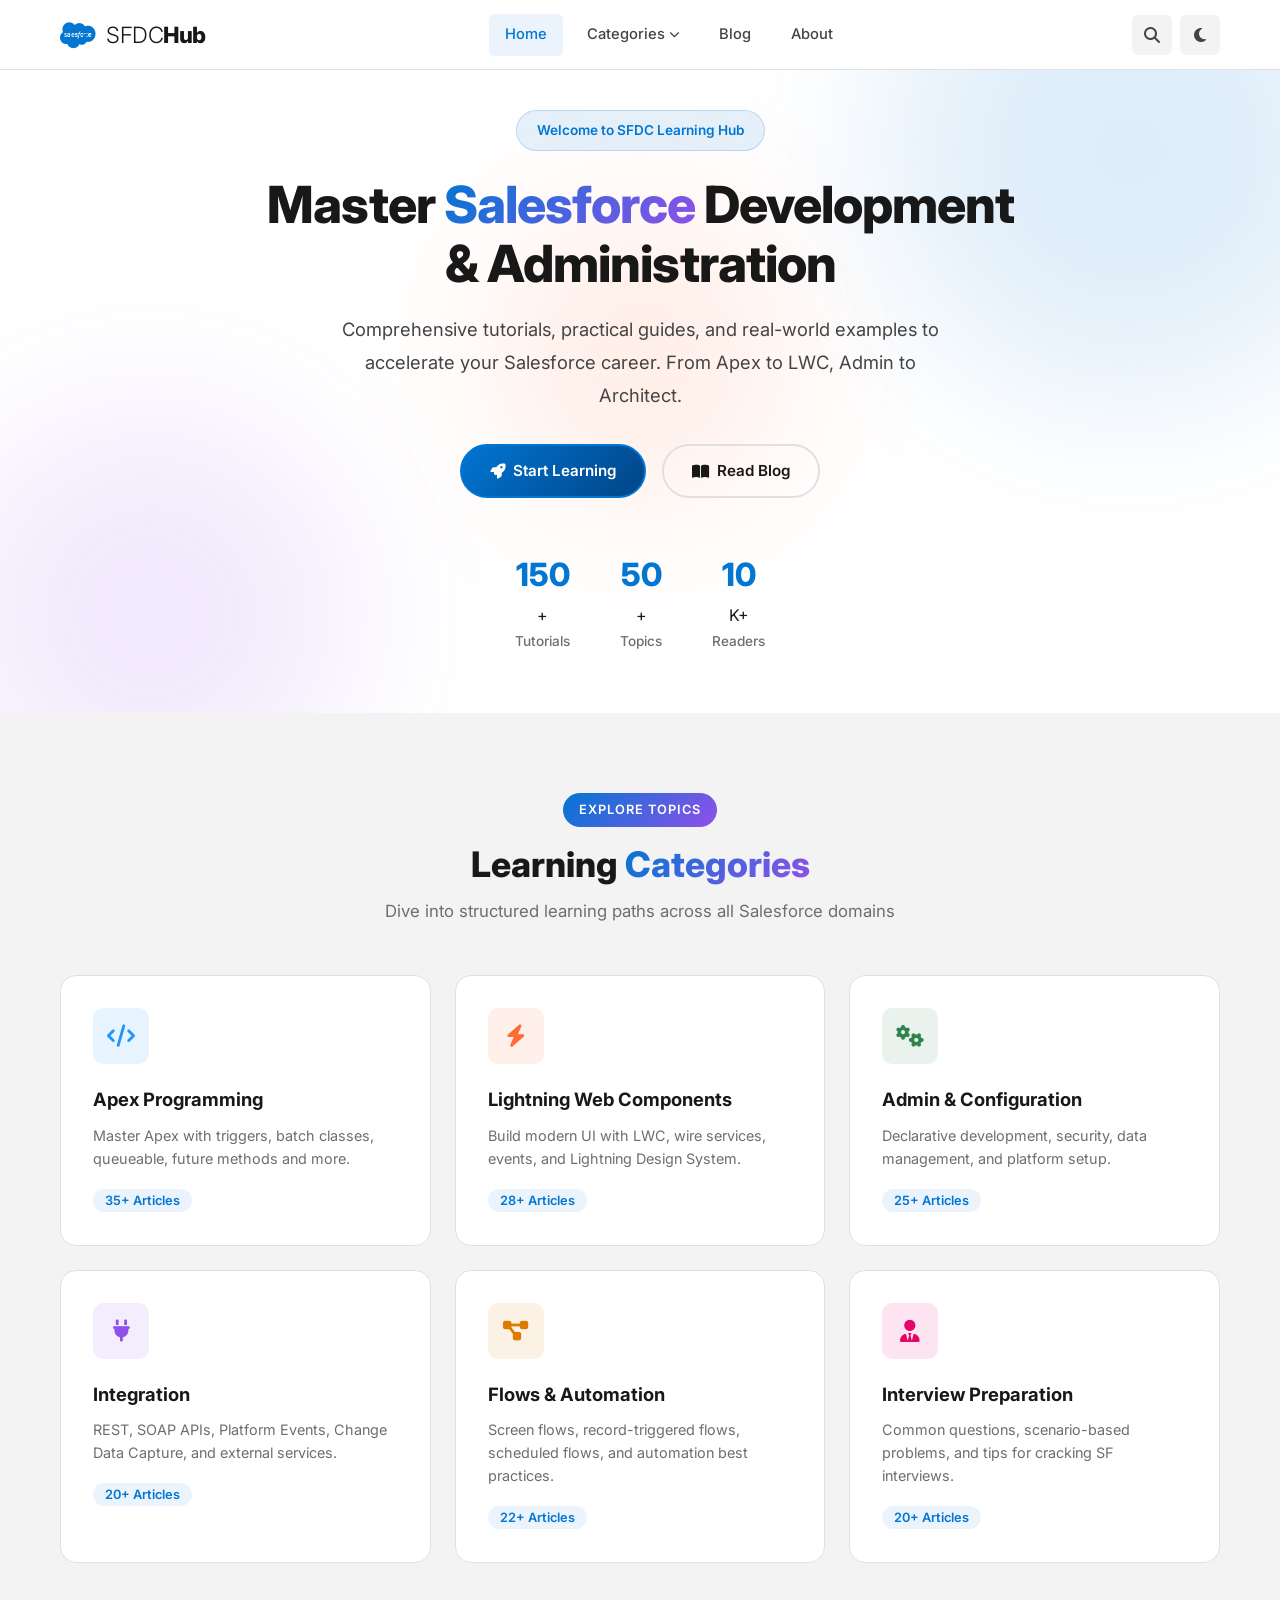
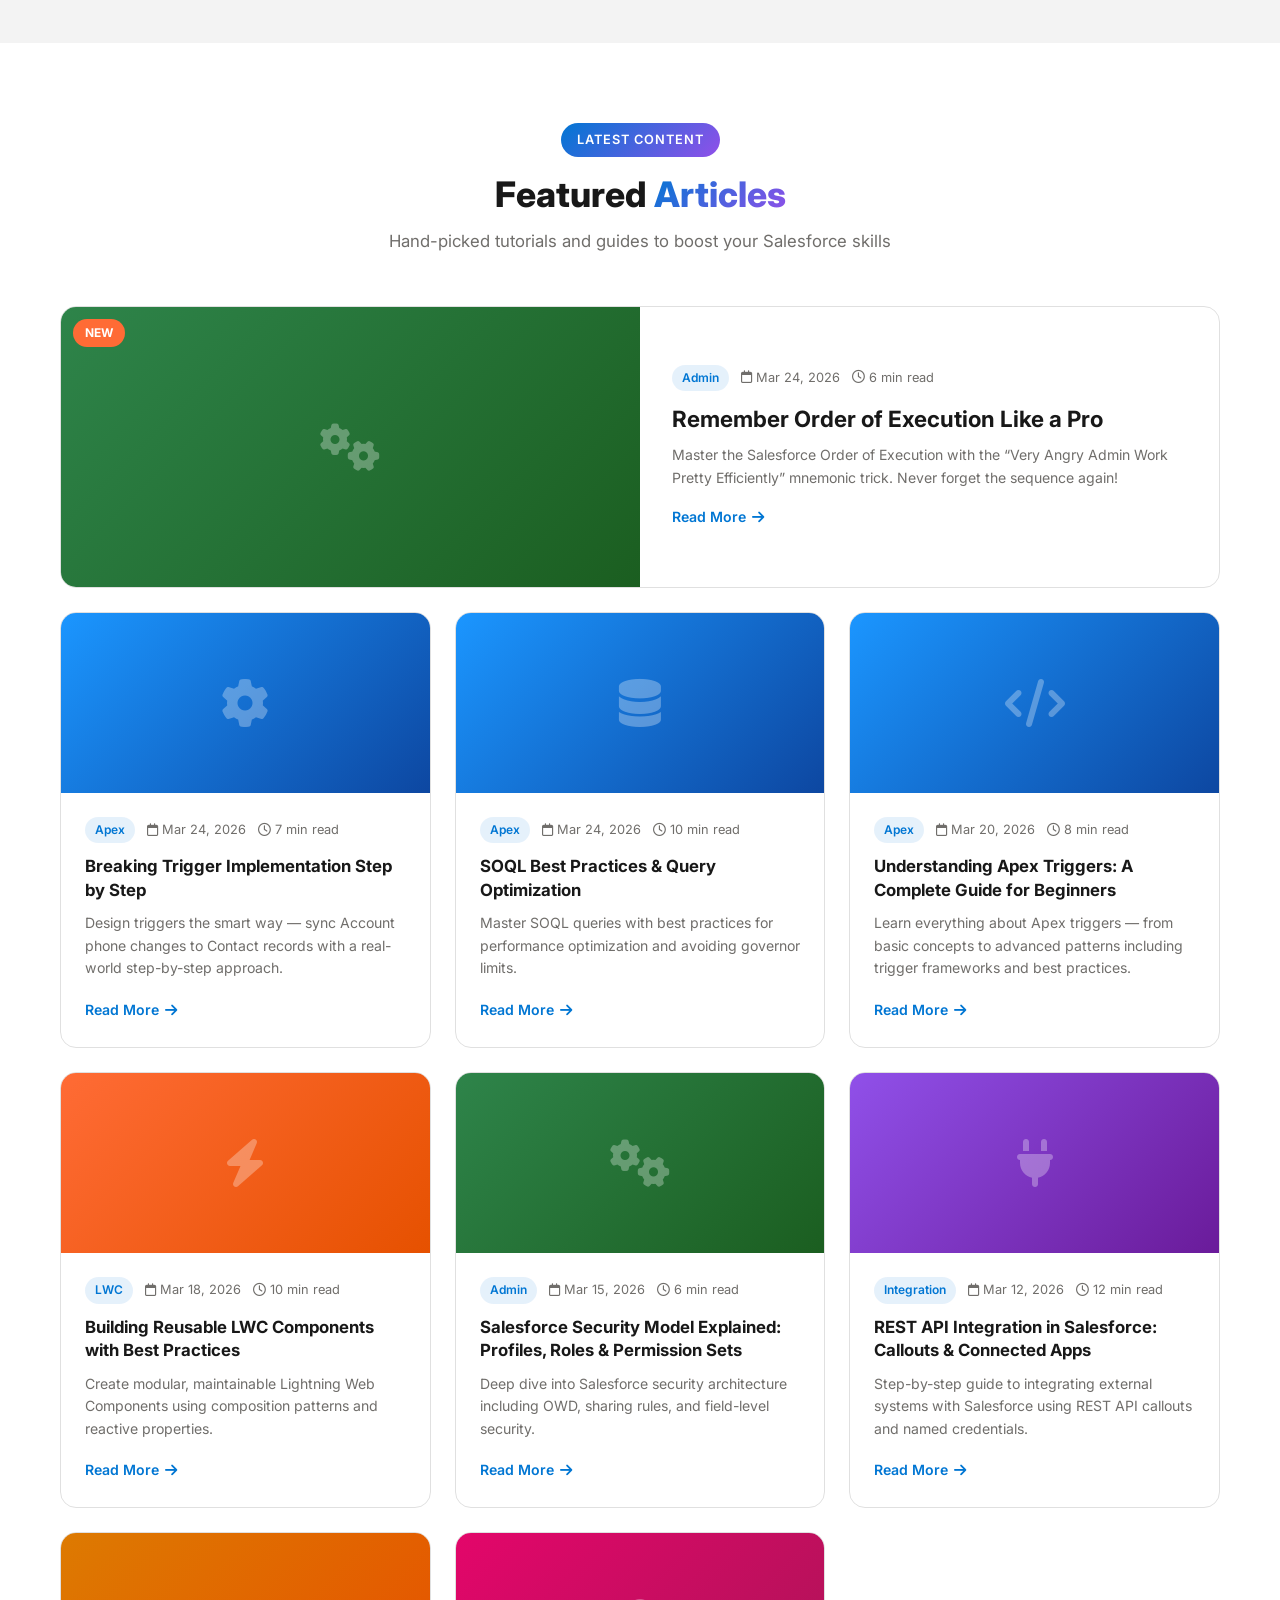
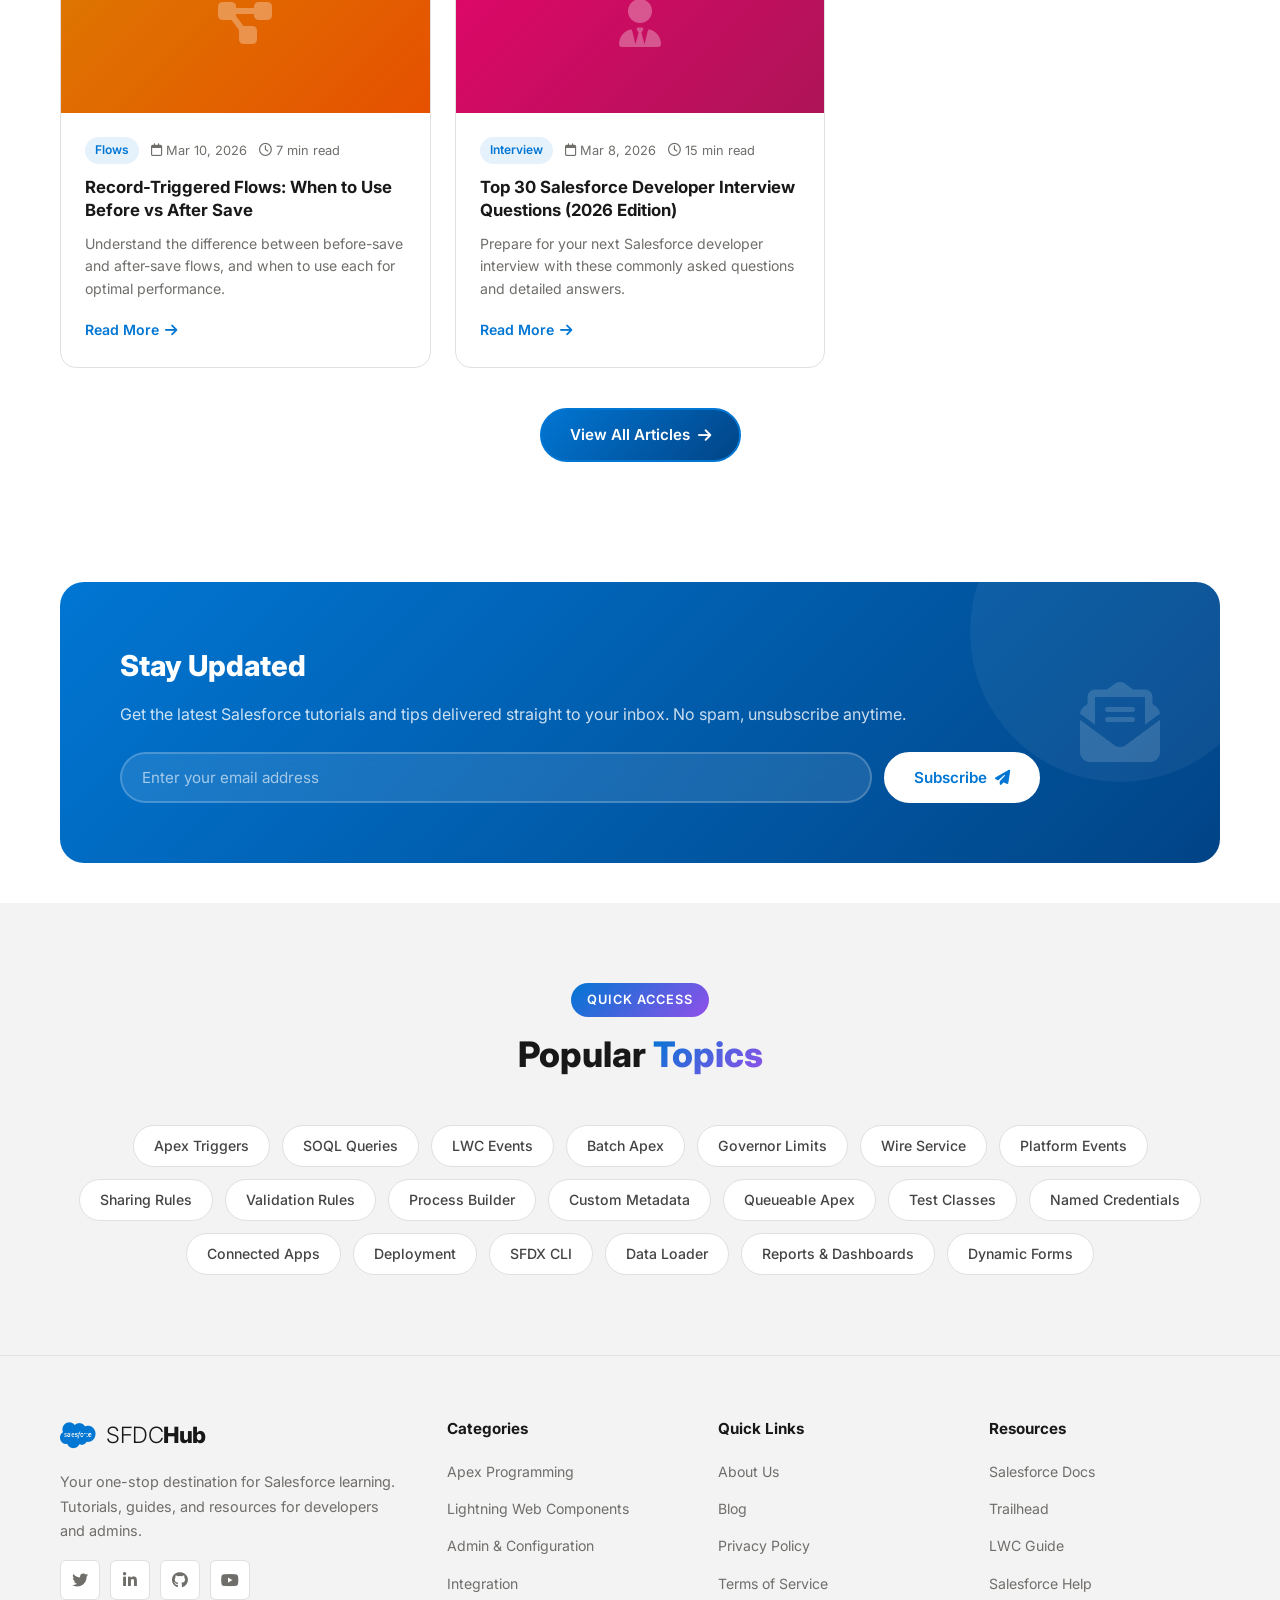
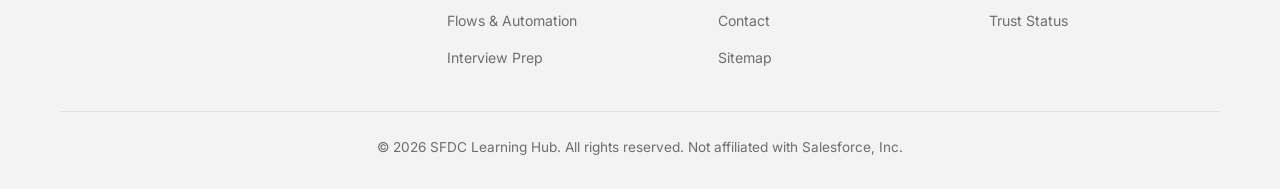
<file: index.html>
<!DOCTYPE html>
<html lang="en">
<head>
    <meta charset="UTF-8">
    <meta name="viewport" content="width=device-width, initial-scale=1.0">
    <title>SFDC Learning Hub - Salesforce Tutorials, Tips & Resources</title>
    <meta name="description" content="Your one-stop destination for Salesforce tutorials, Apex guides, LWC components, Admin tips, and interview preparation.">
    <link rel="stylesheet" href="css/styles.css">
    <link rel="stylesheet" href="https://cdnjs.cloudflare.com/ajax/libs/font-awesome/6.5.1/css/all.min.css">
    <link href="https://fonts.googleapis.com/css2?family=Inter:wght@300;400;500;600;700;800&display=swap" rel="stylesheet">
</head>
<body>
    <!-- Header -->
    <header class="header" id="header">
        <div class="container">
            <div class="header-content">
                <a href="index.html" class="logo">
                    <i class="fab fa-salesforce"></i>
                    <span>SFDC<strong>Hub</strong></span>
                </a>
                <nav class="nav" id="nav">
                    <ul class="nav-list">
                        <li><a href="index.html" class="nav-link active">Home</a></li>
                        <li class="dropdown">
                            <a href="categories.html" class="nav-link">Categories <i class="fas fa-chevron-down"></i></a>
                            <ul class="dropdown-menu">
                                <li><a href="categories.html#apex">Apex</a></li>
                                <li><a href="categories.html#lwc">Lightning Web Components</a></li>
                                <li><a href="categories.html#admin">Admin</a></li>
                                <li><a href="categories.html#integration">Integration</a></li>
                                <li><a href="categories.html#flows">Flows</a></li>
                                <li><a href="categories.html#interview">Interview Prep</a></li>
                            </ul>
                        </li>
                        <li><a href="blog.html" class="nav-link">Blog</a></li>
                        <li><a href="about.html" class="nav-link">About</a></li>
                    </ul>
                </nav>
                <div class="header-actions">
                    <button class="search-toggle" id="searchToggle" aria-label="Toggle search">
                        <i class="fas fa-search"></i>
                    </button>
                    <button class="theme-toggle" id="themeToggle" aria-label="Toggle theme">
                        <i class="fas fa-moon"></i>
                    </button>
                    <button class="mobile-toggle" id="mobileToggle" aria-label="Toggle menu">
                        <span></span>
                        <span></span>
                        <span></span>
                    </button>
                </div>
            </div>
            <!-- Search Bar -->
            <div class="search-bar" id="searchBar">
                <div class="search-input-wrapper">
                    <i class="fas fa-search"></i>
                    <input type="text" placeholder="Search tutorials, guides, tips..." id="searchInput">
                    <button class="search-close" id="searchClose" aria-label="Close search" title="Close search"><i class="fas fa-times"></i></button>
                </div>
            </div>
        </div>
    </header>

    <!-- Hero Section -->
    <section class="hero">
        <div class="hero-bg">
            <div class="hero-shape hero-shape-1"></div>
            <div class="hero-shape hero-shape-2"></div>
            <div class="hero-shape hero-shape-3"></div>
        </div>
        <div class="container">
            <div class="hero-content">
                <span class="hero-badge">Welcome to SFDC Learning Hub</span>
                <h1>Master <span class="gradient-text">Salesforce</span> Development & Administration</h1>
                <p>Comprehensive tutorials, practical guides, and real-world examples to accelerate your Salesforce career. From Apex to LWC, Admin to Architect.</p>
                <div class="hero-cta">
                    <a href="categories.html" class="btn btn-primary">
                        <i class="fas fa-rocket"></i> Start Learning
                    </a>
                    <a href="blog.html" class="btn btn-outline">
                        <i class="fas fa-book-open"></i> Read Blog
                    </a>
                </div>
                <div class="hero-stats">
                    <div class="stat">
                        <span class="stat-number" data-count="150">0</span>+
                        <span class="stat-label">Tutorials</span>
                    </div>
                    <div class="stat">
                        <span class="stat-number" data-count="50">0</span>+
                        <span class="stat-label">Topics</span>
                    </div>
                    <div class="stat">
                        <span class="stat-number" data-count="10">0</span>K+
                        <span class="stat-label">Readers</span>
                    </div>
                </div>
            </div>
        </div>
    </section>

    <!-- Categories Section -->
    <section class="categories section" id="categories">
        <div class="container">
            <div class="section-header">
                <span class="section-tag">Explore Topics</span>
                <h2>Learning <span class="gradient-text">Categories</span></h2>
                <p>Dive into structured learning paths across all Salesforce domains</p>
            </div>
            <div class="categories-grid">
                <a href="categories.html#apex" class="category-card">
                    <div class="category-icon accent-apex">
                        <i class="fas fa-code"></i>
                    </div>
                    <h3>Apex Programming</h3>
                    <p>Master Apex with triggers, batch classes, queueable, future methods and more.</p>
                    <span class="category-count">35+ Articles</span>
                </a>
                <a href="categories.html#lwc" class="category-card">
                    <div class="category-icon accent-lwc">
                        <i class="fas fa-bolt"></i>
                    </div>
                    <h3>Lightning Web Components</h3>
                    <p>Build modern UI with LWC, wire services, events, and Lightning Design System.</p>
                    <span class="category-count">28+ Articles</span>
                </a>
                <a href="categories.html#admin" class="category-card">
                    <div class="category-icon accent-admin">
                        <i class="fas fa-cogs"></i>
                    </div>
                    <h3>Admin & Configuration</h3>
                    <p>Declarative development, security, data management, and platform setup.</p>
                    <span class="category-count">25+ Articles</span>
                </a>
                <a href="categories.html#integration" class="category-card">
                    <div class="category-icon accent-integration">
                        <i class="fas fa-plug"></i>
                    </div>
                    <h3>Integration</h3>
                    <p>REST, SOAP APIs, Platform Events, Change Data Capture, and external services.</p>
                    <span class="category-count">20+ Articles</span>
                </a>
                <a href="categories.html#flows" class="category-card">
                    <div class="category-icon accent-flows">
                        <i class="fas fa-project-diagram"></i>
                    </div>
                    <h3>Flows & Automation</h3>
                    <p>Screen flows, record-triggered flows, scheduled flows, and automation best practices.</p>
                    <span class="category-count">22+ Articles</span>
                </a>
                <a href="categories.html#interview" class="category-card">
                    <div class="category-icon accent-interview">
                        <i class="fas fa-user-tie"></i>
                    </div>
                    <h3>Interview Preparation</h3>
                    <p>Common questions, scenario-based problems, and tips for cracking SF interviews.</p>
                    <span class="category-count">20+ Articles</span>
                </a>
            </div>
        </div>
    </section>

    <!-- Featured Posts Section -->
    <section class="featured section" id="featured">
        <div class="container">
            <div class="section-header">
                <span class="section-tag">Latest Content</span>
                <h2>Featured <span class="gradient-text">Articles</span></h2>
                <p>Hand-picked tutorials and guides to boost your Salesforce skills</p>
            </div>
            <div class="posts-grid">
                <!-- Latest Post -->
                <article class="post-card featured-post">
                    <div class="post-image">
                        <div class="post-image-placeholder bg-admin">
                            <i class="fas fa-cogs"></i>
                        </div>
                        <span class="post-badge">New</span>
                    </div>
                    <div class="post-content">
                        <div class="post-meta">
                            <span class="post-category">Admin</span>
                            <span class="post-date"><i class="far fa-calendar"></i> Mar 24, 2026</span>
                            <span class="post-read"><i class="far fa-clock"></i> 6 min read</span>
                        </div>
                        <h3><a href="posts/order-of-execution.html">Remember Order of Execution Like a Pro</a></h3>
                        <p>Master the Salesforce Order of Execution with the &ldquo;Very Angry Admin Work Pretty Efficiently&rdquo; mnemonic trick. Never forget the sequence again!</p>
                        <a href="posts/order-of-execution.html" class="read-more">Read More <i class="fas fa-arrow-right"></i></a>
                    </div>
                </article>

                <!-- Trigger Post -->
                <article class="post-card">
                    <div class="post-image">
                        <div class="post-image-placeholder bg-apex">
                            <i class="fas fa-cog"></i>
                        </div>
                    </div>
                    <div class="post-content">
                        <div class="post-meta">
                            <span class="post-category">Apex</span>
                            <span class="post-date"><i class="far fa-calendar"></i> Mar 24, 2026</span>
                            <span class="post-read"><i class="far fa-clock"></i> 7 min read</span>
                        </div>
                        <h3><a href="posts/trigger-implementation-step-by-step.html">Breaking Trigger Implementation Step by Step</a></h3>
                        <p>Design triggers the smart way &mdash; sync Account phone changes to Contact records with a real-world step-by-step approach.</p>
                        <a href="posts/trigger-implementation-step-by-step.html" class="read-more">Read More <i class="fas fa-arrow-right"></i></a>
                    </div>
                </article>

                <!-- SOQL Post -->
                <article class="post-card">
                    <div class="post-image">
                        <div class="post-image-placeholder bg-apex">
                            <i class="fas fa-database"></i>
                        </div>
                    </div>
                    <div class="post-content">
                        <div class="post-meta">
                            <span class="post-category">Apex</span>
                            <span class="post-date"><i class="far fa-calendar"></i> Mar 24, 2026</span>
                            <span class="post-read"><i class="far fa-clock"></i> 10 min read</span>
                        </div>
                        <h3><a href="posts/soql-best-practices.html">SOQL Best Practices & Query Optimization</a></h3>
                        <p>Master SOQL queries with best practices for performance optimization and avoiding governor limits.</p>
                        <a href="posts/soql-best-practices.html" class="read-more">Read More <i class="fas fa-arrow-right"></i></a>
                    </div>
                </article>

                <!-- Post 1 -->
                <article class="post-card">
                    <div class="post-image">
                        <div class="post-image-placeholder bg-apex">
                            <i class="fas fa-code"></i>
                        </div>
                    </div>
                    <div class="post-content">
                        <div class="post-meta">
                            <span class="post-category">Apex</span>
                            <span class="post-date"><i class="far fa-calendar"></i> Mar 20, 2026</span>
                            <span class="post-read"><i class="far fa-clock"></i> 8 min read</span>
                        </div>
                        <h3><a href="post.html">Understanding Apex Triggers: A Complete Guide for Beginners</a></h3>
                        <p>Learn everything about Apex triggers &mdash; from basic concepts to advanced patterns including trigger frameworks and best practices.</p>
                        <a href="post.html" class="read-more">Read More <i class="fas fa-arrow-right"></i></a>
                    </div>
                </article>

                <!-- Post 2 -->
                <article class="post-card">
                    <div class="post-image">
                        <div class="post-image-placeholder bg-lwc">
                            <i class="fas fa-bolt"></i>
                        </div>
                    </div>
                    <div class="post-content">
                        <div class="post-meta">
                            <span class="post-category">LWC</span>
                            <span class="post-date"><i class="far fa-calendar"></i> Mar 18, 2026</span>
                            <span class="post-read"><i class="far fa-clock"></i> 10 min read</span>
                        </div>
                        <h3><a href="post.html">Building Reusable LWC Components with Best Practices</a></h3>
                        <p>Create modular, maintainable Lightning Web Components using composition patterns and reactive properties.</p>
                        <a href="post.html" class="read-more">Read More <i class="fas fa-arrow-right"></i></a>
                    </div>
                </article>

                <!-- Post 3 -->
                <article class="post-card">
                    <div class="post-image">
                        <div class="post-image-placeholder bg-admin">
                            <i class="fas fa-cogs"></i>
                        </div>
                    </div>
                    <div class="post-content">
                        <div class="post-meta">
                            <span class="post-category">Admin</span>
                            <span class="post-date"><i class="far fa-calendar"></i> Mar 15, 2026</span>
                            <span class="post-read"><i class="far fa-clock"></i> 6 min read</span>
                        </div>
                        <h3><a href="post.html">Salesforce Security Model Explained: Profiles, Roles & Permission Sets</a></h3>
                        <p>Deep dive into Salesforce security architecture including OWD, sharing rules, and field-level security.</p>
                        <a href="post.html" class="read-more">Read More <i class="fas fa-arrow-right"></i></a>
                    </div>
                </article>

                <!-- Post 4 -->
                <article class="post-card">
                    <div class="post-image">
                        <div class="post-image-placeholder bg-integration">
                            <i class="fas fa-plug"></i>
                        </div>
                    </div>
                    <div class="post-content">
                        <div class="post-meta">
                            <span class="post-category">Integration</span>
                            <span class="post-date"><i class="far fa-calendar"></i> Mar 12, 2026</span>
                            <span class="post-read"><i class="far fa-clock"></i> 12 min read</span>
                        </div>
                        <h3><a href="post.html">REST API Integration in Salesforce: Callouts & Connected Apps</a></h3>
                        <p>Step-by-step guide to integrating external systems with Salesforce using REST API callouts and named credentials.</p>
                        <a href="post.html" class="read-more">Read More <i class="fas fa-arrow-right"></i></a>
                    </div>
                </article>

                <!-- Post 5 -->
                <article class="post-card">
                    <div class="post-image">
                        <div class="post-image-placeholder bg-flows">
                            <i class="fas fa-project-diagram"></i>
                        </div>
                    </div>
                    <div class="post-content">
                        <div class="post-meta">
                            <span class="post-category">Flows</span>
                            <span class="post-date"><i class="far fa-calendar"></i> Mar 10, 2026</span>
                            <span class="post-read"><i class="far fa-clock"></i> 7 min read</span>
                        </div>
                        <h3><a href="post.html">Record-Triggered Flows: When to Use Before vs After Save</a></h3>
                        <p>Understand the difference between before-save and after-save flows, and when to use each for optimal performance.</p>
                        <a href="post.html" class="read-more">Read More <i class="fas fa-arrow-right"></i></a>
                    </div>
                </article>

                <!-- Post 6 -->
                <article class="post-card">
                    <div class="post-image">
                        <div class="post-image-placeholder bg-interview">
                            <i class="fas fa-user-tie"></i>
                        </div>
                    </div>
                    <div class="post-content">
                        <div class="post-meta">
                            <span class="post-category">Interview</span>
                            <span class="post-date"><i class="far fa-calendar"></i> Mar 8, 2026</span>
                            <span class="post-read"><i class="far fa-clock"></i> 15 min read</span>
                        </div>
                        <h3><a href="post.html">Top 30 Salesforce Developer Interview Questions (2026 Edition)</a></h3>
                        <p>Prepare for your next Salesforce developer interview with these commonly asked questions and detailed answers.</p>
                        <a href="post.html" class="read-more">Read More <i class="fas fa-arrow-right"></i></a>
                    </div>
                </article>
            </div>
            <div class="section-footer">
                <a href="blog.html" class="btn btn-primary">View All Articles <i class="fas fa-arrow-right"></i></a>
            </div>
        </div>
    </section>

    <!-- Newsletter Section -->
    <section class="newsletter section">
        <div class="container">
            <div class="newsletter-card">
                <div class="newsletter-content">
                    <h2>Stay Updated</h2>
                    <p>Get the latest Salesforce tutorials and tips delivered straight to your inbox. No spam, unsubscribe anytime.</p>
                    <form class="newsletter-form" id="newsletterForm">
                        <div class="form-group">
                            <input type="email" placeholder="Enter your email address" required>
                            <button type="submit" class="btn btn-primary">
                                Subscribe <i class="fas fa-paper-plane"></i>
                            </button>
                        </div>
                    </form>
                </div>
                <div class="newsletter-icon">
                    <i class="fas fa-envelope-open-text"></i>
                </div>
            </div>
        </div>
    </section>

    <!-- Popular Topics Section -->
    <section class="topics section">
        <div class="container">
            <div class="section-header">
                <span class="section-tag">Quick Access</span>
                <h2>Popular <span class="gradient-text">Topics</span></h2>
            </div>
            <div class="topics-cloud">
                <a href="#" class="topic-tag">Apex Triggers</a>
                <a href="#" class="topic-tag">SOQL Queries</a>
                <a href="#" class="topic-tag">LWC Events</a>
                <a href="#" class="topic-tag">Batch Apex</a>
                <a href="#" class="topic-tag">Governor Limits</a>
                <a href="#" class="topic-tag">Wire Service</a>
                <a href="#" class="topic-tag">Platform Events</a>
                <a href="#" class="topic-tag">Sharing Rules</a>
                <a href="#" class="topic-tag">Validation Rules</a>
                <a href="#" class="topic-tag">Process Builder</a>
                <a href="#" class="topic-tag">Custom Metadata</a>
                <a href="#" class="topic-tag">Queueable Apex</a>
                <a href="#" class="topic-tag">Test Classes</a>
                <a href="#" class="topic-tag">Named Credentials</a>
                <a href="#" class="topic-tag">Connected Apps</a>
                <a href="#" class="topic-tag">Deployment</a>
                <a href="#" class="topic-tag">SFDX CLI</a>
                <a href="#" class="topic-tag">Data Loader</a>
                <a href="#" class="topic-tag">Reports & Dashboards</a>
                <a href="#" class="topic-tag">Dynamic Forms</a>
            </div>
        </div>
    </section>

    <!-- Footer -->
    <footer class="footer">
        <div class="container">
            <div class="footer-grid">
                <div class="footer-brand">
                    <a href="index.html" class="logo">
                        <i class="fab fa-salesforce"></i>
                        <span>SFDC<strong>Hub</strong></span>
                    </a>
                    <p>Your one-stop destination for Salesforce learning. Tutorials, guides, and resources for developers and admins.</p>
                    <div class="social-links">
                        <a href="#" aria-label="Twitter"><i class="fab fa-twitter"></i></a>
                        <a href="#" aria-label="LinkedIn"><i class="fab fa-linkedin-in"></i></a>
                        <a href="#" aria-label="GitHub"><i class="fab fa-github"></i></a>
                        <a href="#" aria-label="YouTube"><i class="fab fa-youtube"></i></a>
                    </div>
                </div>
                <div class="footer-links">
                    <h4>Categories</h4>
                    <ul>
                        <li><a href="categories.html#apex">Apex Programming</a></li>
                        <li><a href="categories.html#lwc">Lightning Web Components</a></li>
                        <li><a href="categories.html#admin">Admin & Configuration</a></li>
                        <li><a href="categories.html#integration">Integration</a></li>
                        <li><a href="categories.html#flows">Flows & Automation</a></li>
                        <li><a href="categories.html#interview">Interview Prep</a></li>
                    </ul>
                </div>
                <div class="footer-links">
                    <h4>Quick Links</h4>
                    <ul>
                        <li><a href="about.html">About Us</a></li>
                        <li><a href="blog.html">Blog</a></li>
                        <li><a href="#">Privacy Policy</a></li>
                        <li><a href="#">Terms of Service</a></li>
                        <li><a href="#">Contact</a></li>
                        <li><a href="#">Sitemap</a></li>
                    </ul>
                </div>
                <div class="footer-links">
                    <h4>Resources</h4>
                    <ul>
                        <li><a href="https://developer.salesforce.com" target="_blank" rel="noopener">Salesforce Docs</a></li>
                        <li><a href="https://trailhead.salesforce.com" target="_blank" rel="noopener">Trailhead</a></li>
                        <li><a href="https://developer.salesforce.com/docs/platform/lwc/guide" target="_blank" rel="noopener">LWC Guide</a></li>
                        <li><a href="https://help.salesforce.com" target="_blank" rel="noopener">Salesforce Help</a></li>
                        <li><a href="https://status.salesforce.com" target="_blank" rel="noopener">Trust Status</a></li>
                    </ul>
                </div>
            </div>
            <div class="footer-bottom">
                <p>&copy; 2026 SFDC Learning Hub. All rights reserved. Not affiliated with Salesforce, Inc.</p>
            </div>
        </div>
    </footer>

    <!-- Back to Top -->
    <button class="back-to-top" id="backToTop" aria-label="Back to top">
        <i class="fas fa-chevron-up"></i>
    </button>

    <script src="js/main.js"></script>
</body>
</html>
</file>
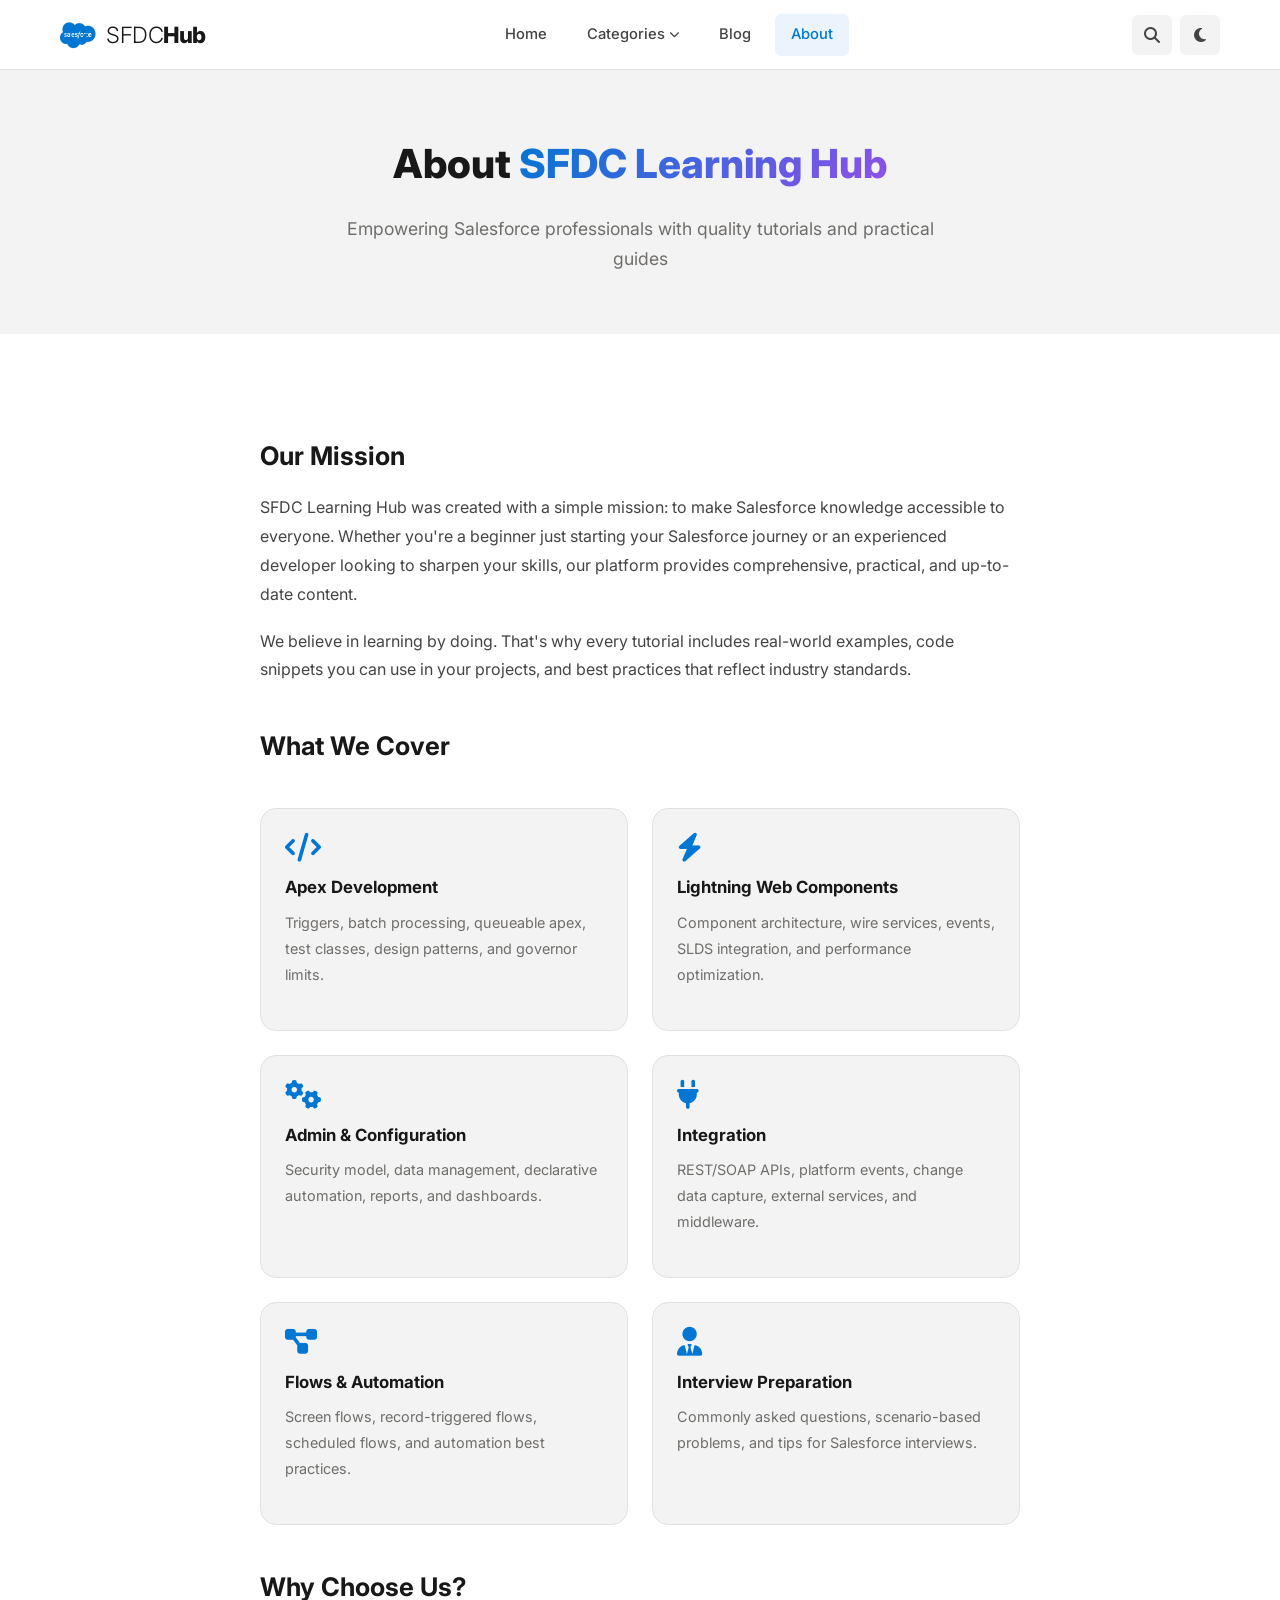
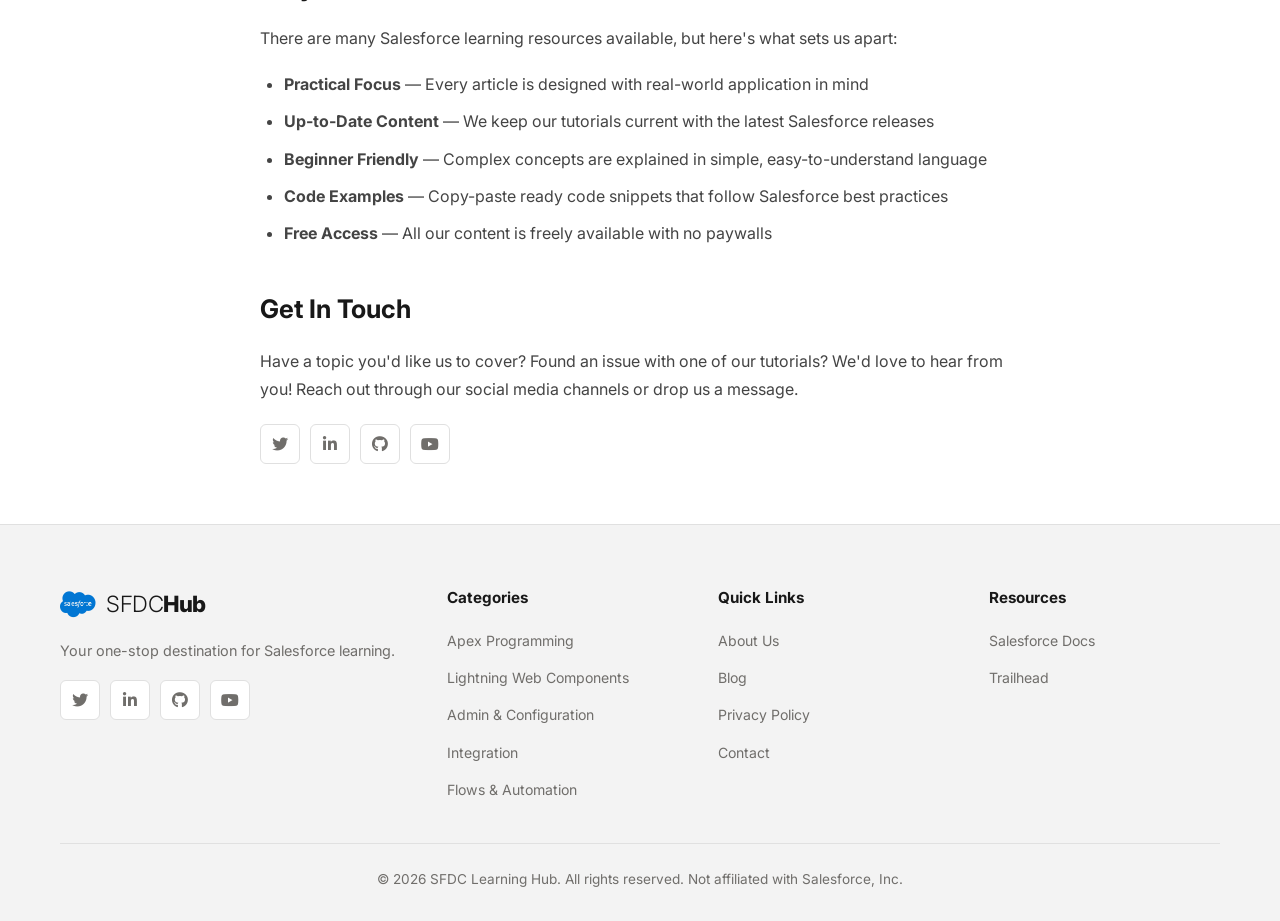
<file: about.html>
<!DOCTYPE html>
<html lang="en">
<head>
    <meta charset="UTF-8">
    <meta name="viewport" content="width=device-width, initial-scale=1.0">
    <title>About - SFDC Learning Hub</title>
    <meta name="description" content="Learn about SFDC Learning Hub - your one-stop destination for Salesforce tutorials and resources.">
    <link rel="stylesheet" href="css/styles.css">
    <link rel="stylesheet" href="https://cdnjs.cloudflare.com/ajax/libs/font-awesome/6.5.1/css/all.min.css">
    <link href="https://fonts.googleapis.com/css2?family=Inter:wght@300;400;500;600;700;800&display=swap" rel="stylesheet">
</head>
<body>
    <!-- Header -->
    <header class="header" id="header">
        <div class="container">
            <div class="header-content">
                <a href="index.html" class="logo">
                    <i class="fab fa-salesforce"></i>
                    <span>SFDC<strong>Hub</strong></span>
                </a>
                <nav class="nav" id="nav">
                    <ul class="nav-list">
                        <li><a href="index.html" class="nav-link">Home</a></li>
                        <li class="dropdown">
                            <a href="categories.html" class="nav-link">Categories <i class="fas fa-chevron-down"></i></a>
                            <ul class="dropdown-menu">
                                <li><a href="categories.html#apex">Apex</a></li>
                                <li><a href="categories.html#lwc">Lightning Web Components</a></li>
                                <li><a href="categories.html#admin">Admin</a></li>
                                <li><a href="categories.html#integration">Integration</a></li>
                                <li><a href="categories.html#flows">Flows</a></li>
                                <li><a href="categories.html#interview">Interview Prep</a></li>
                            </ul>
                        </li>
                        <li><a href="blog.html" class="nav-link">Blog</a></li>
                        <li><a href="about.html" class="nav-link active">About</a></li>
                    </ul>
                </nav>
                <div class="header-actions">
                    <button class="search-toggle" id="searchToggle" aria-label="Toggle search"><i class="fas fa-search"></i></button>
                    <button class="theme-toggle" id="themeToggle" aria-label="Toggle theme"><i class="fas fa-moon"></i></button>
                    <button class="mobile-toggle" id="mobileToggle" aria-label="Toggle menu"><span></span><span></span><span></span></button>
                </div>
            </div>
            <div class="search-bar" id="searchBar">
                <div class="search-input-wrapper">
                    <i class="fas fa-search"></i>
                    <input type="text" placeholder="Search tutorials, guides, tips..." id="searchInput">
                    <button class="search-close" id="searchClose" aria-label="Close search" title="Close search"><i class="fas fa-times"></i></button>
                </div>
            </div>
        </div>
    </header>

    <!-- About Hero -->
    <section class="about-hero">
        <div class="container">
            <h1>About <span class="gradient-text">SFDC Learning Hub</span></h1>
            <p>Empowering Salesforce professionals with quality tutorials and practical guides</p>
        </div>
    </section>

    <!-- About Content -->
    <section class="about-content">
        <h2>Our Mission</h2>
        <p>SFDC Learning Hub was created with a simple mission: to make Salesforce knowledge accessible to everyone. Whether you're a beginner just starting your Salesforce journey or an experienced developer looking to sharpen your skills, our platform provides comprehensive, practical, and up-to-date content.</p>

        <p>We believe in learning by doing. That's why every tutorial includes real-world examples, code snippets you can use in your projects, and best practices that reflect industry standards.</p>

        <h2>What We Cover</h2>

        <div class="about-features">
            <div class="about-feature">
                <i class="fas fa-code"></i>
                <h3>Apex Development</h3>
                <p>Triggers, batch processing, queueable apex, test classes, design patterns, and governor limits.</p>
            </div>
            <div class="about-feature">
                <i class="fas fa-bolt"></i>
                <h3>Lightning Web Components</h3>
                <p>Component architecture, wire services, events, SLDS integration, and performance optimization.</p>
            </div>
            <div class="about-feature">
                <i class="fas fa-cogs"></i>
                <h3>Admin & Configuration</h3>
                <p>Security model, data management, declarative automation, reports, and dashboards.</p>
            </div>
            <div class="about-feature">
                <i class="fas fa-plug"></i>
                <h3>Integration</h3>
                <p>REST/SOAP APIs, platform events, change data capture, external services, and middleware.</p>
            </div>
            <div class="about-feature">
                <i class="fas fa-project-diagram"></i>
                <h3>Flows & Automation</h3>
                <p>Screen flows, record-triggered flows, scheduled flows, and automation best practices.</p>
            </div>
            <div class="about-feature">
                <i class="fas fa-user-tie"></i>
                <h3>Interview Preparation</h3>
                <p>Commonly asked questions, scenario-based problems, and tips for Salesforce interviews.</p>
            </div>
        </div>

        <h2>Why Choose Us?</h2>
        <p>There are many Salesforce learning resources available, but here's what sets us apart:</p>

        <ul class="u-about-list">
            <li><strong>Practical Focus</strong> &mdash; Every article is designed with real-world application in mind</li>
            <li><strong>Up-to-Date Content</strong> &mdash; We keep our tutorials current with the latest Salesforce releases</li>
            <li><strong>Beginner Friendly</strong> &mdash; Complex concepts are explained in simple, easy-to-understand language</li>
            <li><strong>Code Examples</strong> &mdash; Copy-paste ready code snippets that follow Salesforce best practices</li>
            <li><strong>Free Access</strong> &mdash; All our content is freely available with no paywalls</li>
        </ul>

        <h2>Get In Touch</h2>
        <p>Have a topic you'd like us to cover? Found an issue with one of our tutorials? We'd love to hear from you! Reach out through our social media channels or drop us a message.</p>

        <div class="social-links u-social-links-spaced">
            <a href="#" aria-label="Twitter" class="u-social-link-card"><i class="fab fa-twitter"></i></a>
            <a href="#" aria-label="LinkedIn" class="u-social-link-card"><i class="fab fa-linkedin-in"></i></a>
            <a href="#" aria-label="GitHub" class="u-social-link-card"><i class="fab fa-github"></i></a>
            <a href="#" aria-label="YouTube" class="u-social-link-card"><i class="fab fa-youtube"></i></a>
        </div>
    </section>

    <!-- Footer -->
    <footer class="footer">
        <div class="container">
            <div class="footer-grid">
                <div class="footer-brand">
                    <a href="index.html" class="logo"><i class="fab fa-salesforce"></i><span>SFDC<strong>Hub</strong></span></a>
                    <p>Your one-stop destination for Salesforce learning.</p>
                    <div class="social-links">
                        <a href="#" aria-label="Twitter"><i class="fab fa-twitter"></i></a>
                        <a href="#" aria-label="LinkedIn"><i class="fab fa-linkedin-in"></i></a>
                        <a href="#" aria-label="GitHub"><i class="fab fa-github"></i></a>
                        <a href="#" aria-label="YouTube"><i class="fab fa-youtube"></i></a>
                    </div>
                </div>
                <div class="footer-links">
                    <h4>Categories</h4>
                    <ul>
                        <li><a href="categories.html#apex">Apex Programming</a></li>
                        <li><a href="categories.html#lwc">Lightning Web Components</a></li>
                        <li><a href="categories.html#admin">Admin & Configuration</a></li>
                        <li><a href="categories.html#integration">Integration</a></li>
                        <li><a href="categories.html#flows">Flows & Automation</a></li>
                    </ul>
                </div>
                <div class="footer-links">
                    <h4>Quick Links</h4>
                    <ul>
                        <li><a href="about.html">About Us</a></li>
                        <li><a href="blog.html">Blog</a></li>
                        <li><a href="#">Privacy Policy</a></li>
                        <li><a href="#">Contact</a></li>
                    </ul>
                </div>
                <div class="footer-links">
                    <h4>Resources</h4>
                    <ul>
                        <li><a href="https://developer.salesforce.com" target="_blank" rel="noopener">Salesforce Docs</a></li>
                        <li><a href="https://trailhead.salesforce.com" target="_blank" rel="noopener">Trailhead</a></li>
                    </ul>
                </div>
            </div>
            <div class="footer-bottom">
                <p>&copy; 2026 SFDC Learning Hub. All rights reserved. Not affiliated with Salesforce, Inc.</p>
            </div>
        </div>
    </footer>

    <button class="back-to-top" id="backToTop" aria-label="Back to top"><i class="fas fa-chevron-up"></i></button>
    <script src="js/main.js"></script>
</body>
</html>
</file>
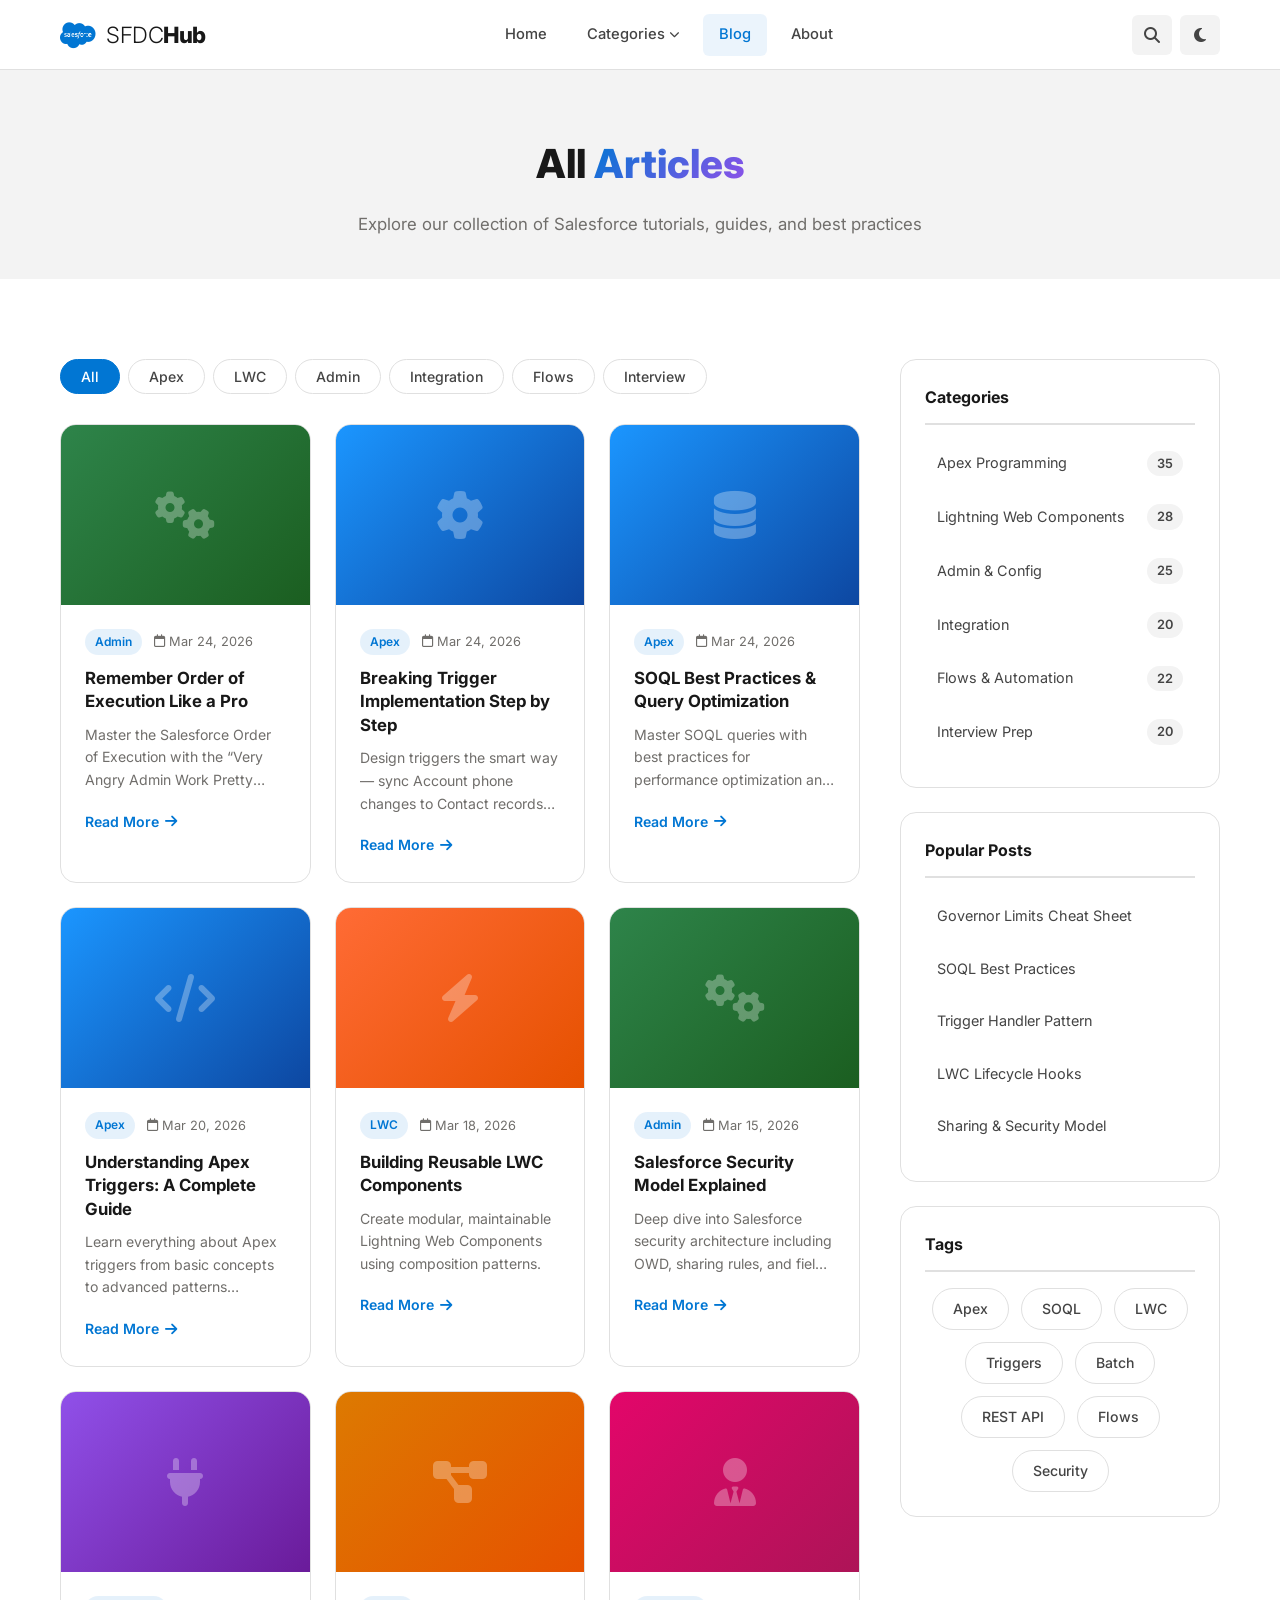
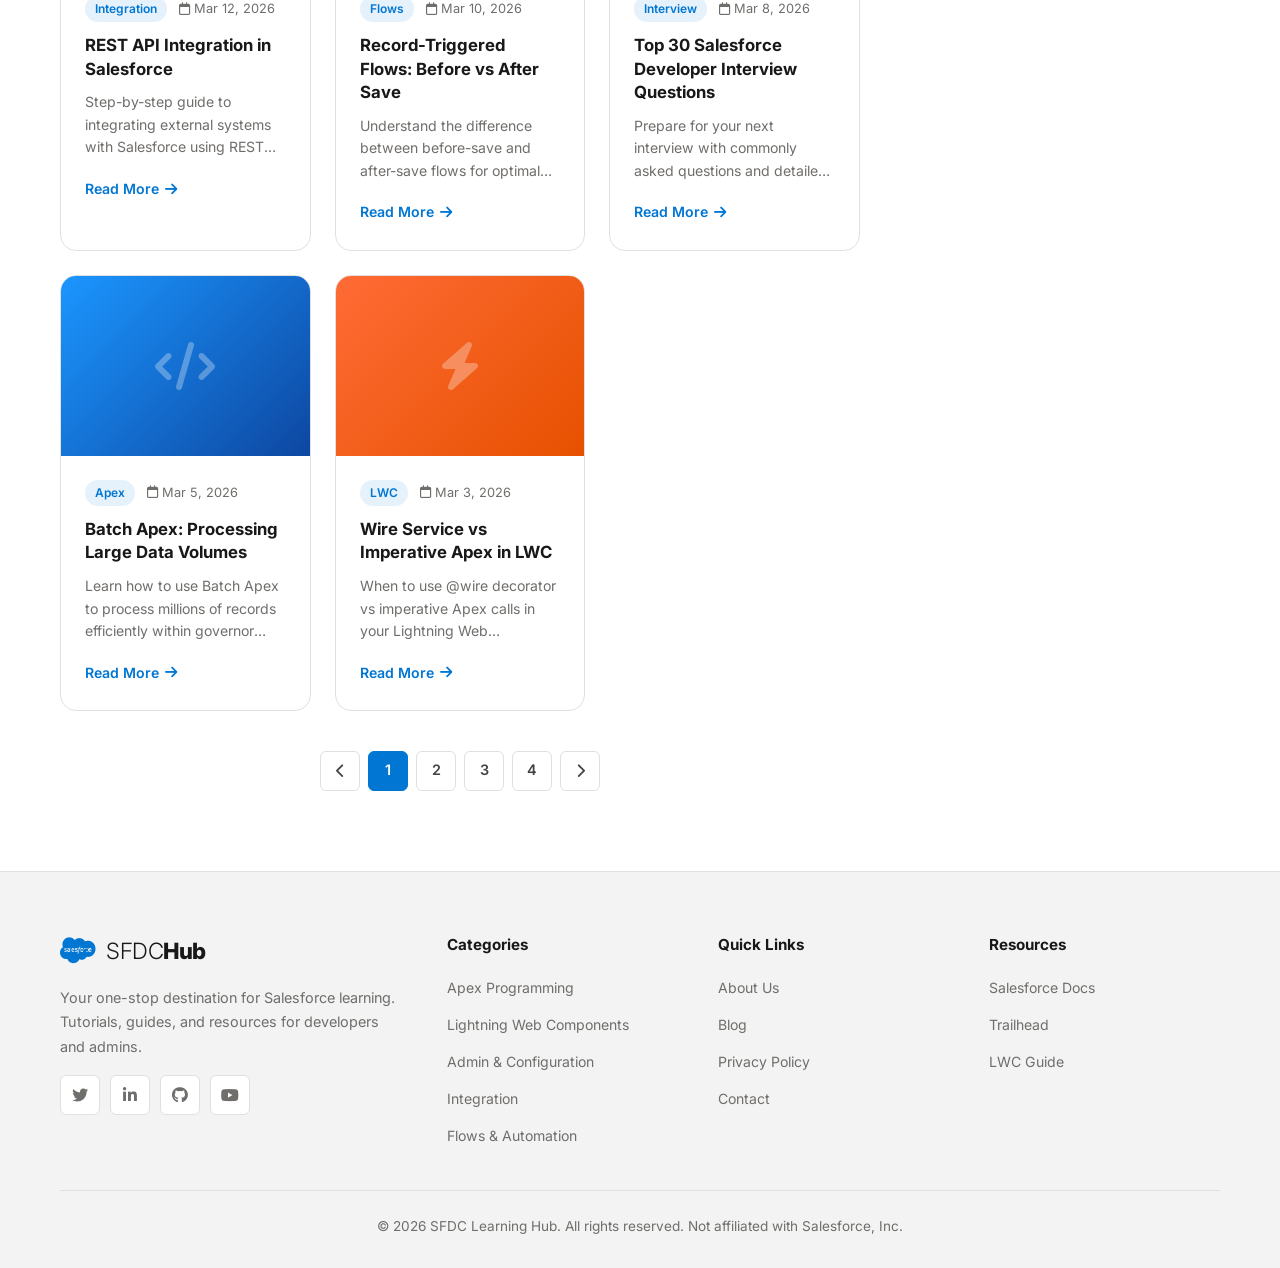
<file: blog.html>
<!DOCTYPE html>
<html lang="en">
<head>
    <meta charset="UTF-8">
    <meta name="viewport" content="width=device-width, initial-scale=1.0">
    <title>Blog - SFDC Learning Hub</title>
    <meta name="description" content="Browse all Salesforce tutorials, guides, and articles covering Apex, LWC, Admin, Integration, and more.">
    <link rel="stylesheet" href="css/styles.css">
    <link rel="stylesheet" href="https://cdnjs.cloudflare.com/ajax/libs/font-awesome/6.5.1/css/all.min.css">
    <link href="https://fonts.googleapis.com/css2?family=Inter:wght@300;400;500;600;700;800&display=swap" rel="stylesheet">
</head>
<body>
    <!-- Header -->
    <header class="header" id="header">
        <div class="container">
            <div class="header-content">
                <a href="index.html" class="logo">
                    <i class="fab fa-salesforce"></i>
                    <span>SFDC<strong>Hub</strong></span>
                </a>
                <nav class="nav" id="nav">
                    <ul class="nav-list">
                        <li><a href="index.html" class="nav-link">Home</a></li>
                        <li class="dropdown">
                            <a href="categories.html" class="nav-link">Categories <i class="fas fa-chevron-down"></i></a>
                            <ul class="dropdown-menu">
                                <li><a href="categories.html#apex">Apex</a></li>
                                <li><a href="categories.html#lwc">Lightning Web Components</a></li>
                                <li><a href="categories.html#admin">Admin</a></li>
                                <li><a href="categories.html#integration">Integration</a></li>
                                <li><a href="categories.html#flows">Flows</a></li>
                                <li><a href="categories.html#interview">Interview Prep</a></li>
                            </ul>
                        </li>
                        <li><a href="blog.html" class="nav-link active">Blog</a></li>
                        <li><a href="about.html" class="nav-link">About</a></li>
                    </ul>
                </nav>
                <div class="header-actions">
                    <button class="search-toggle" id="searchToggle" aria-label="Toggle search">
                        <i class="fas fa-search"></i>
                    </button>
                    <button class="theme-toggle" id="themeToggle" aria-label="Toggle theme">
                        <i class="fas fa-moon"></i>
                    </button>
                    <button class="mobile-toggle" id="mobileToggle" aria-label="Toggle menu">
                        <span></span><span></span><span></span>
                    </button>
                </div>
            </div>
            <div class="search-bar" id="searchBar">
                <div class="search-input-wrapper">
                    <i class="fas fa-search"></i>
                    <input type="text" placeholder="Search tutorials, guides, tips..." id="searchInput">
                    <button class="search-close" id="searchClose" aria-label="Close search" title="Close search"><i class="fas fa-times"></i></button>
                </div>
            </div>
        </div>
    </header>

    <!-- Page Header -->
    <section class="page-header">
        <div class="container">
            <h1>All <span class="gradient-text">Articles</span></h1>
            <p>Explore our collection of Salesforce tutorials, guides, and best practices</p>
        </div>
    </section>

    <!-- Blog Content -->
    <section class="section">
        <div class="container">
            <div class="blog-layout">
                <div class="blog-main">
                    <!-- Filter Tabs -->
                    <div class="filter-tabs">
                        <button class="filter-tab active" data-category="all">All</button>
                        <button class="filter-tab" data-category="apex">Apex</button>
                        <button class="filter-tab" data-category="lwc">LWC</button>
                        <button class="filter-tab" data-category="admin">Admin</button>
                        <button class="filter-tab" data-category="integration">Integration</button>
                        <button class="filter-tab" data-category="flows">Flows</button>
                        <button class="filter-tab" data-category="interview">Interview</button>
                    </div>

                    <!-- Posts -->
                    <div class="posts-grid u-posts-grid-two">
                        <article class="post-card" data-category="admin">
                            <div class="post-image">
                                <div class="post-image-placeholder bg-admin"><i class="fas fa-cogs"></i></div>
                            </div>
                            <div class="post-content">
                                <div class="post-meta">
                                    <span class="post-category">Admin</span>
                                    <span class="post-date"><i class="far fa-calendar"></i> Mar 24, 2026</span>
                                </div>
                                <h3><a href="posts/order-of-execution.html">Remember Order of Execution Like a Pro</a></h3>
                                <p>Master the Salesforce Order of Execution with the &ldquo;Very Angry Admin Work Pretty Efficiently&rdquo; mnemonic trick.</p>
                                <a href="posts/order-of-execution.html" class="read-more">Read More <i class="fas fa-arrow-right"></i></a>
                            </div>
                        </article>

                        <article class="post-card" data-category="apex">
                            <div class="post-image">
                                <div class="post-image-placeholder bg-apex"><i class="fas fa-cog"></i></div>
                            </div>
                            <div class="post-content">
                                <div class="post-meta">
                                    <span class="post-category">Apex</span>
                                    <span class="post-date"><i class="far fa-calendar"></i> Mar 24, 2026</span>
                                </div>
                                <h3><a href="posts/trigger-implementation-step-by-step.html">Breaking Trigger Implementation Step by Step</a></h3>
                                <p>Design triggers the smart way &mdash; sync Account phone changes to Contact records with a step-by-step approach.</p>
                                <a href="posts/trigger-implementation-step-by-step.html" class="read-more">Read More <i class="fas fa-arrow-right"></i></a>
                            </div>
                        </article>

                        <article class="post-card" data-category="apex">
                            <div class="post-image">
                                <div class="post-image-placeholder bg-apex"><i class="fas fa-database"></i></div>
                            </div>
                            <div class="post-content">
                                <div class="post-meta">
                                    <span class="post-category">Apex</span>
                                    <span class="post-date"><i class="far fa-calendar"></i> Mar 24, 2026</span>
                                </div>
                                <h3><a href="posts/soql-best-practices.html">SOQL Best Practices & Query Optimization</a></h3>
                                <p>Master SOQL queries with best practices for performance optimization and avoiding governor limits.</p>
                                <a href="posts/soql-best-practices.html" class="read-more">Read More <i class="fas fa-arrow-right"></i></a>
                            </div>
                        </article>

                        <article class="post-card" data-category="apex">
                            <div class="post-image">
                                <div class="post-image-placeholder bg-apex"><i class="fas fa-code"></i></div>
                            </div>
                            <div class="post-content">
                                <div class="post-meta">
                                    <span class="post-category">Apex</span>
                                    <span class="post-date"><i class="far fa-calendar"></i> Mar 20, 2026</span>
                                </div>
                                <h3><a href="post.html">Understanding Apex Triggers: A Complete Guide</a></h3>
                                <p>Learn everything about Apex triggers from basic concepts to advanced patterns including trigger frameworks.</p>
                                <a href="post.html" class="read-more">Read More <i class="fas fa-arrow-right"></i></a>
                            </div>
                        </article>

                        <article class="post-card" data-category="lwc">
                            <div class="post-image">
                                <div class="post-image-placeholder bg-lwc"><i class="fas fa-bolt"></i></div>
                            </div>
                            <div class="post-content">
                                <div class="post-meta">
                                    <span class="post-category">LWC</span>
                                    <span class="post-date"><i class="far fa-calendar"></i> Mar 18, 2026</span>
                                </div>
                                <h3><a href="post.html">Building Reusable LWC Components</a></h3>
                                <p>Create modular, maintainable Lightning Web Components using composition patterns.</p>
                                <a href="post.html" class="read-more">Read More <i class="fas fa-arrow-right"></i></a>
                            </div>
                        </article>

                        <article class="post-card" data-category="admin">
                            <div class="post-image">
                                <div class="post-image-placeholder bg-admin"><i class="fas fa-cogs"></i></div>
                            </div>
                            <div class="post-content">
                                <div class="post-meta">
                                    <span class="post-category">Admin</span>
                                    <span class="post-date"><i class="far fa-calendar"></i> Mar 15, 2026</span>
                                </div>
                                <h3><a href="post.html">Salesforce Security Model Explained</a></h3>
                                <p>Deep dive into Salesforce security architecture including OWD, sharing rules, and field-level security.</p>
                                <a href="post.html" class="read-more">Read More <i class="fas fa-arrow-right"></i></a>
                            </div>
                        </article>

                        <article class="post-card" data-category="integration">
                            <div class="post-image">
                                <div class="post-image-placeholder bg-integration"><i class="fas fa-plug"></i></div>
                            </div>
                            <div class="post-content">
                                <div class="post-meta">
                                    <span class="post-category">Integration</span>
                                    <span class="post-date"><i class="far fa-calendar"></i> Mar 12, 2026</span>
                                </div>
                                <h3><a href="post.html">REST API Integration in Salesforce</a></h3>
                                <p>Step-by-step guide to integrating external systems with Salesforce using REST API callouts.</p>
                                <a href="post.html" class="read-more">Read More <i class="fas fa-arrow-right"></i></a>
                            </div>
                        </article>

                        <article class="post-card" data-category="flows">
                            <div class="post-image">
                                <div class="post-image-placeholder bg-flows"><i class="fas fa-project-diagram"></i></div>
                            </div>
                            <div class="post-content">
                                <div class="post-meta">
                                    <span class="post-category">Flows</span>
                                    <span class="post-date"><i class="far fa-calendar"></i> Mar 10, 2026</span>
                                </div>
                                <h3><a href="post.html">Record-Triggered Flows: Before vs After Save</a></h3>
                                <p>Understand the difference between before-save and after-save flows for optimal performance.</p>
                                <a href="post.html" class="read-more">Read More <i class="fas fa-arrow-right"></i></a>
                            </div>
                        </article>

                        <article class="post-card" data-category="interview">
                            <div class="post-image">
                                <div class="post-image-placeholder bg-interview"><i class="fas fa-user-tie"></i></div>
                            </div>
                            <div class="post-content">
                                <div class="post-meta">
                                    <span class="post-category">Interview</span>
                                    <span class="post-date"><i class="far fa-calendar"></i> Mar 8, 2026</span>
                                </div>
                                <h3><a href="post.html">Top 30 Salesforce Developer Interview Questions</a></h3>
                                <p>Prepare for your next interview with commonly asked questions and detailed answers.</p>
                                <a href="post.html" class="read-more">Read More <i class="fas fa-arrow-right"></i></a>
                            </div>
                        </article>

                        <article class="post-card" data-category="apex">
                            <div class="post-image">
                                <div class="post-image-placeholder bg-apex"><i class="fas fa-code"></i></div>
                            </div>
                            <div class="post-content">
                                <div class="post-meta">
                                    <span class="post-category">Apex</span>
                                    <span class="post-date"><i class="far fa-calendar"></i> Mar 5, 2026</span>
                                </div>
                                <h3><a href="post.html">Batch Apex: Processing Large Data Volumes</a></h3>
                                <p>Learn how to use Batch Apex to process millions of records efficiently within governor limits.</p>
                                <a href="post.html" class="read-more">Read More <i class="fas fa-arrow-right"></i></a>
                            </div>
                        </article>

                        <article class="post-card" data-category="lwc">
                            <div class="post-image">
                                <div class="post-image-placeholder bg-lwc"><i class="fas fa-bolt"></i></div>
                            </div>
                            <div class="post-content">
                                <div class="post-meta">
                                    <span class="post-category">LWC</span>
                                    <span class="post-date"><i class="far fa-calendar"></i> Mar 3, 2026</span>
                                </div>
                                <h3><a href="post.html">Wire Service vs Imperative Apex in LWC</a></h3>
                                <p>When to use @wire decorator vs imperative Apex calls in your Lightning Web Components.</p>
                                <a href="post.html" class="read-more">Read More <i class="fas fa-arrow-right"></i></a>
                            </div>
                        </article>
                    </div>

                    <!-- Pagination -->
                    <div class="pagination">
                        <a href="#" aria-label="Previous page" title="Previous page"><i class="fas fa-chevron-left"></i></a>
                        <span class="active">1</span>
                        <a href="#">2</a>
                        <a href="#">3</a>
                        <a href="#">4</a>
                        <a href="#" aria-label="Next page" title="Next page"><i class="fas fa-chevron-right"></i></a>
                    </div>
                </div>

                <!-- Sidebar -->
                <aside class="sidebar">
                    <div class="sidebar-widget">
                        <h3>Categories</h3>
                        <ul class="sidebar-categories">
                            <li><a href="categories.html#apex"><span>Apex Programming</span> <span class="count">35</span></a></li>
                            <li><a href="categories.html#lwc"><span>Lightning Web Components</span> <span class="count">28</span></a></li>
                            <li><a href="categories.html#admin"><span>Admin & Config</span> <span class="count">25</span></a></li>
                            <li><a href="categories.html#integration"><span>Integration</span> <span class="count">20</span></a></li>
                            <li><a href="categories.html#flows"><span>Flows & Automation</span> <span class="count">22</span></a></li>
                            <li><a href="categories.html#interview"><span>Interview Prep</span> <span class="count">20</span></a></li>
                        </ul>
                    </div>

                    <div class="sidebar-widget">
                        <h3>Popular Posts</h3>
                        <ul class="sidebar-categories">
                            <li><a href="post.html">Governor Limits Cheat Sheet</a></li>
                            <li><a href="post.html">SOQL Best Practices</a></li>
                            <li><a href="post.html">Trigger Handler Pattern</a></li>
                            <li><a href="post.html">LWC Lifecycle Hooks</a></li>
                            <li><a href="post.html">Sharing & Security Model</a></li>
                        </ul>
                    </div>

                    <div class="sidebar-widget">
                        <h3>Tags</h3>
                        <div class="topics-cloud u-topics-compact">
                            <a href="#" class="topic-tag u-topic-tag-compact">Apex</a>
                            <a href="#" class="topic-tag u-topic-tag-compact">SOQL</a>
                            <a href="#" class="topic-tag u-topic-tag-compact">LWC</a>
                            <a href="#" class="topic-tag u-topic-tag-compact">Triggers</a>
                            <a href="#" class="topic-tag u-topic-tag-compact">Batch</a>
                            <a href="#" class="topic-tag u-topic-tag-compact">REST API</a>
                            <a href="#" class="topic-tag u-topic-tag-compact">Flows</a>
                            <a href="#" class="topic-tag u-topic-tag-compact">Security</a>
                        </div>
                    </div>
                </aside>
            </div>
        </div>
    </section>

    <!-- Footer -->
    <footer class="footer">
        <div class="container">
            <div class="footer-grid">
                <div class="footer-brand">
                    <a href="index.html" class="logo">
                        <i class="fab fa-salesforce"></i>
                        <span>SFDC<strong>Hub</strong></span>
                    </a>
                    <p>Your one-stop destination for Salesforce learning. Tutorials, guides, and resources for developers and admins.</p>
                    <div class="social-links">
                        <a href="#" aria-label="Twitter"><i class="fab fa-twitter"></i></a>
                        <a href="#" aria-label="LinkedIn"><i class="fab fa-linkedin-in"></i></a>
                        <a href="#" aria-label="GitHub"><i class="fab fa-github"></i></a>
                        <a href="#" aria-label="YouTube"><i class="fab fa-youtube"></i></a>
                    </div>
                </div>
                <div class="footer-links">
                    <h4>Categories</h4>
                    <ul>
                        <li><a href="categories.html#apex">Apex Programming</a></li>
                        <li><a href="categories.html#lwc">Lightning Web Components</a></li>
                        <li><a href="categories.html#admin">Admin & Configuration</a></li>
                        <li><a href="categories.html#integration">Integration</a></li>
                        <li><a href="categories.html#flows">Flows & Automation</a></li>
                    </ul>
                </div>
                <div class="footer-links">
                    <h4>Quick Links</h4>
                    <ul>
                        <li><a href="about.html">About Us</a></li>
                        <li><a href="blog.html">Blog</a></li>
                        <li><a href="#">Privacy Policy</a></li>
                        <li><a href="#">Contact</a></li>
                    </ul>
                </div>
                <div class="footer-links">
                    <h4>Resources</h4>
                    <ul>
                        <li><a href="https://developer.salesforce.com" target="_blank" rel="noopener">Salesforce Docs</a></li>
                        <li><a href="https://trailhead.salesforce.com" target="_blank" rel="noopener">Trailhead</a></li>
                        <li><a href="https://developer.salesforce.com/docs/platform/lwc/guide" target="_blank" rel="noopener">LWC Guide</a></li>
                    </ul>
                </div>
            </div>
            <div class="footer-bottom">
                <p>&copy; 2026 SFDC Learning Hub. All rights reserved. Not affiliated with Salesforce, Inc.</p>
            </div>
        </div>
    </footer>

    <button class="back-to-top" id="backToTop" aria-label="Back to top"><i class="fas fa-chevron-up"></i></button>
    <script src="js/main.js"></script>
</body>
</html>
</file>
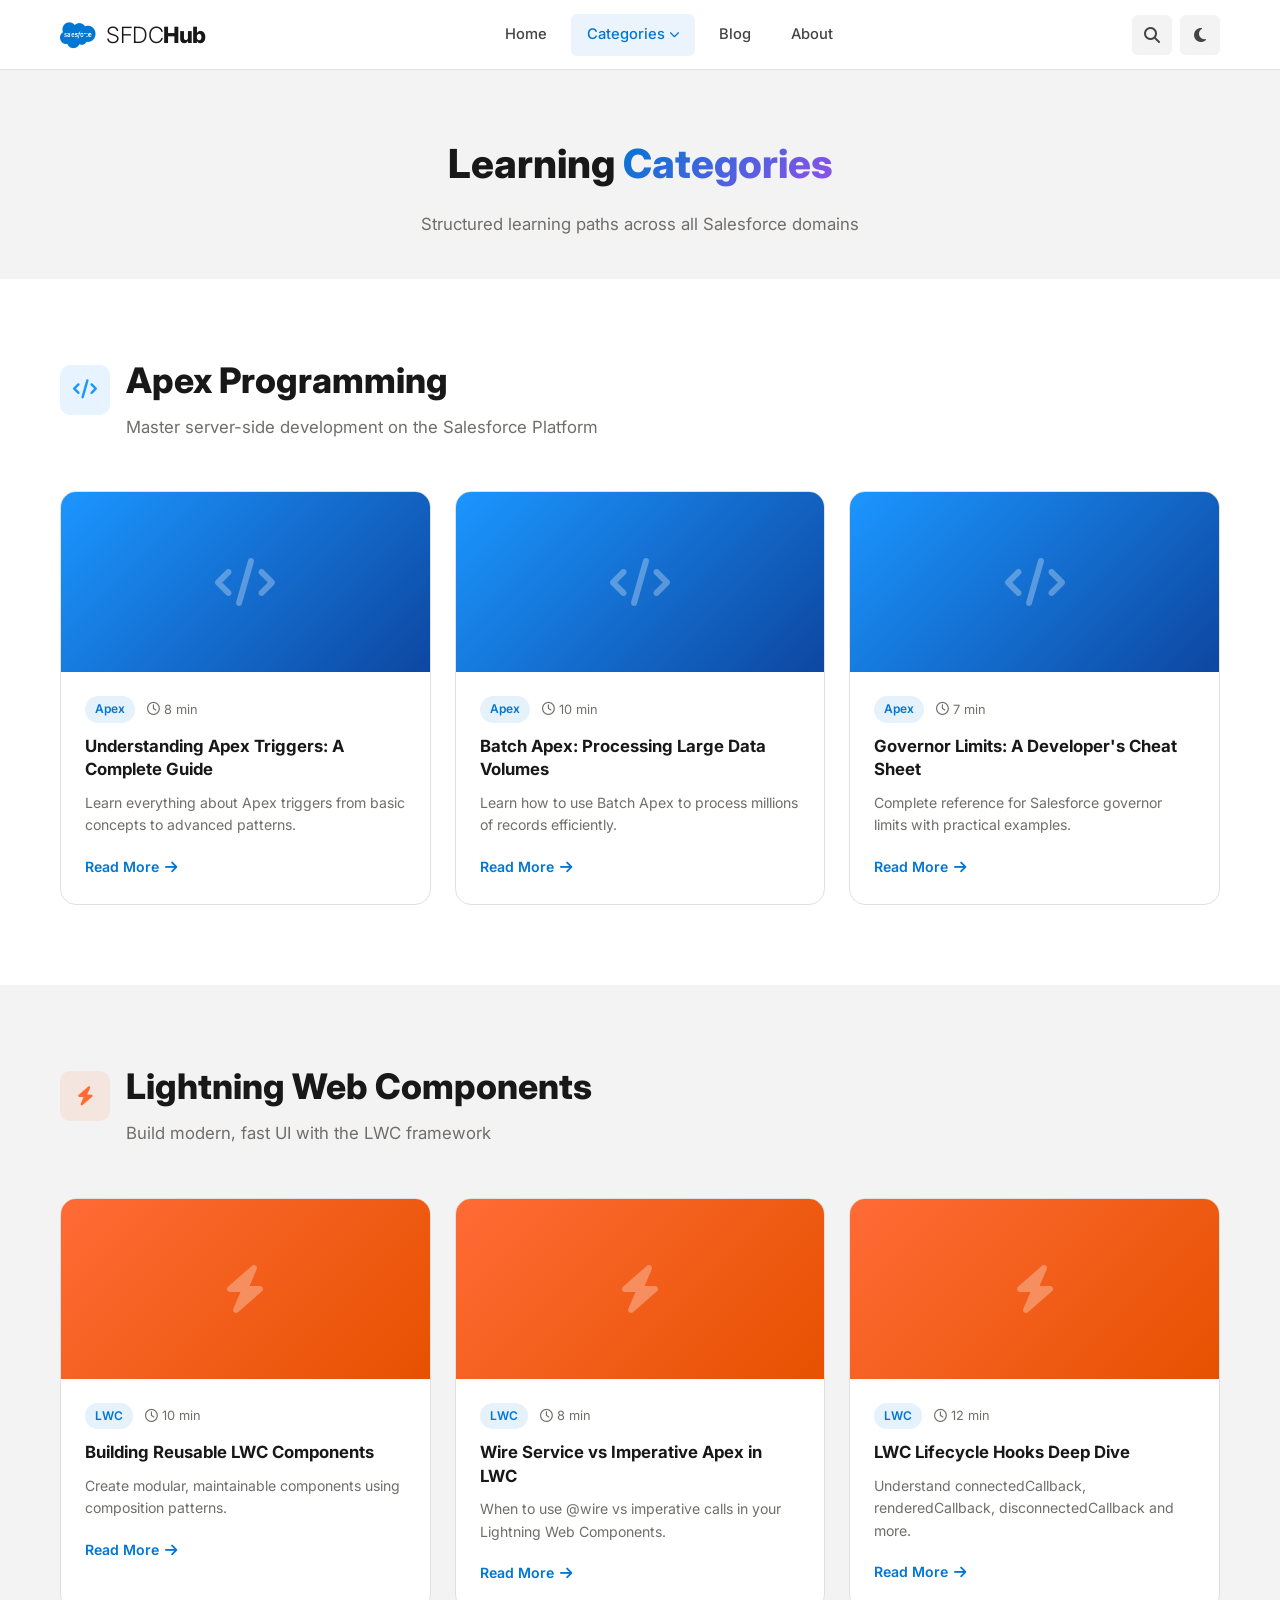
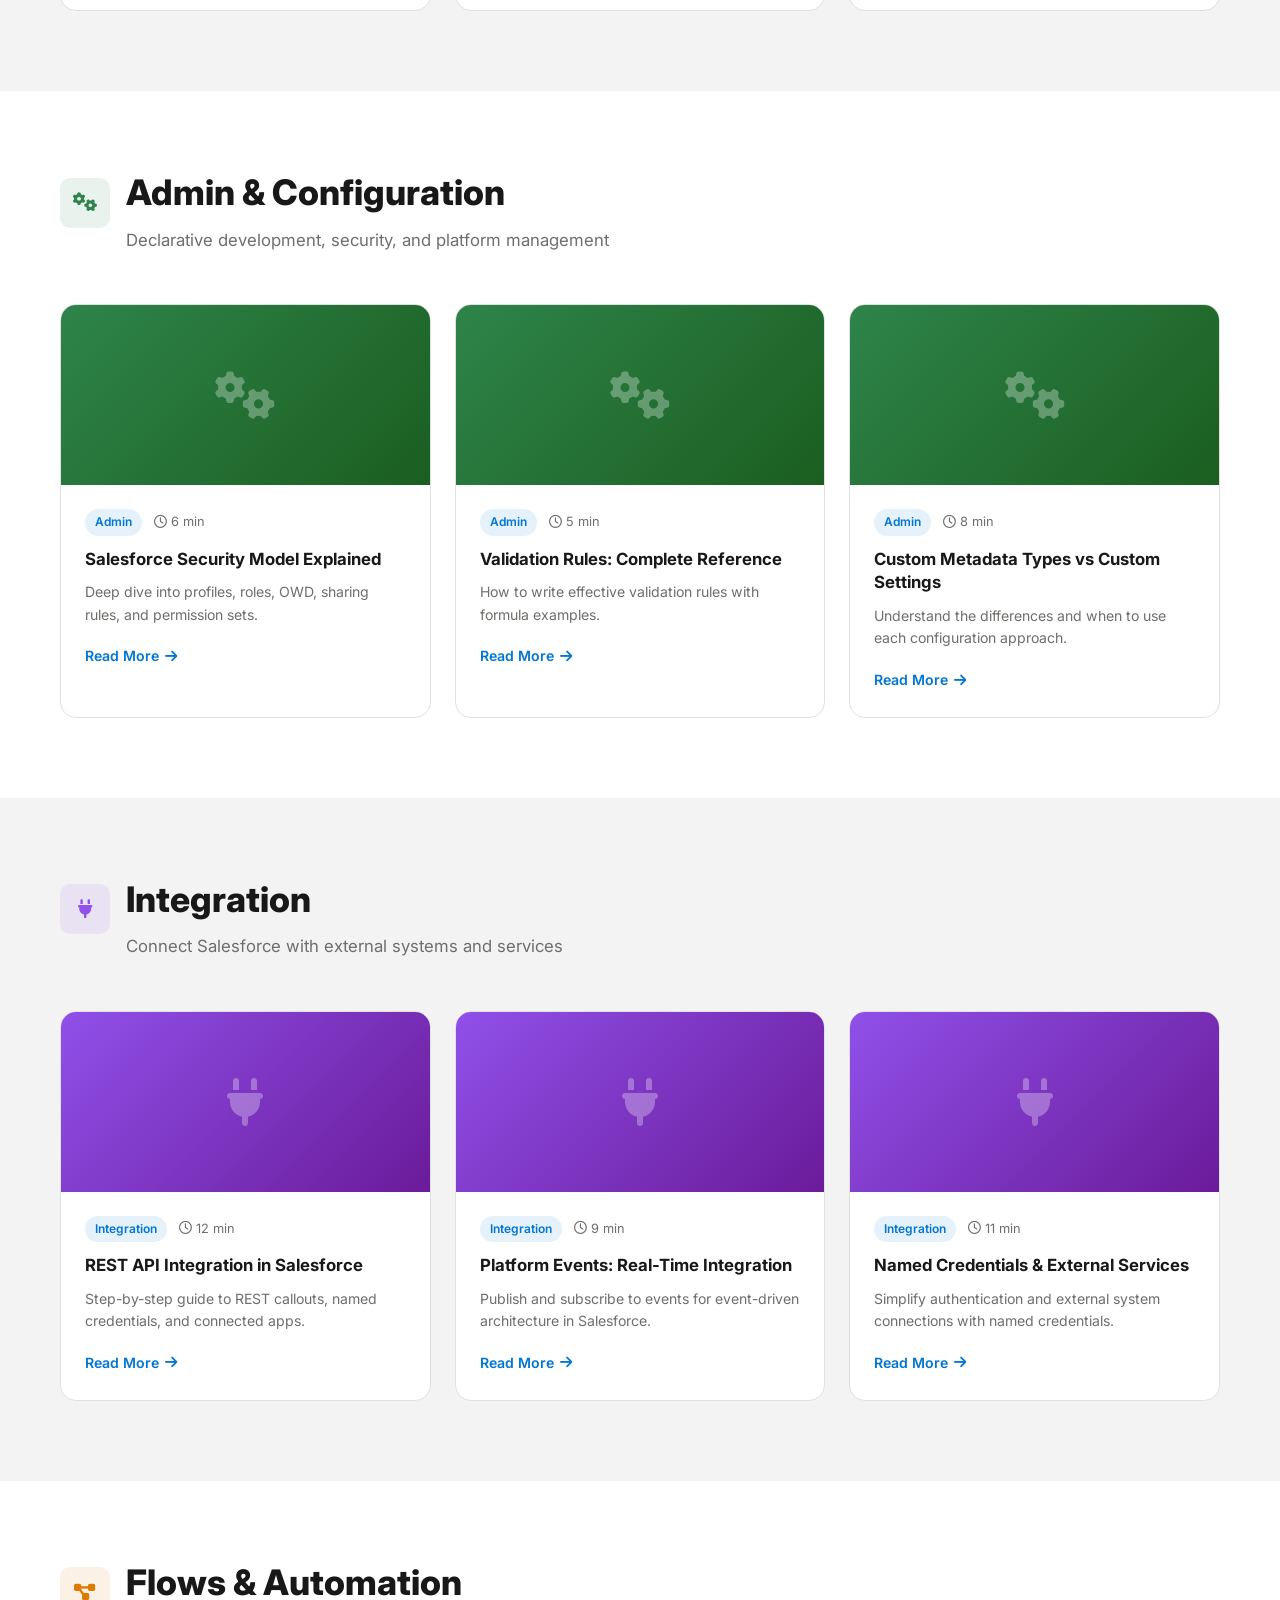
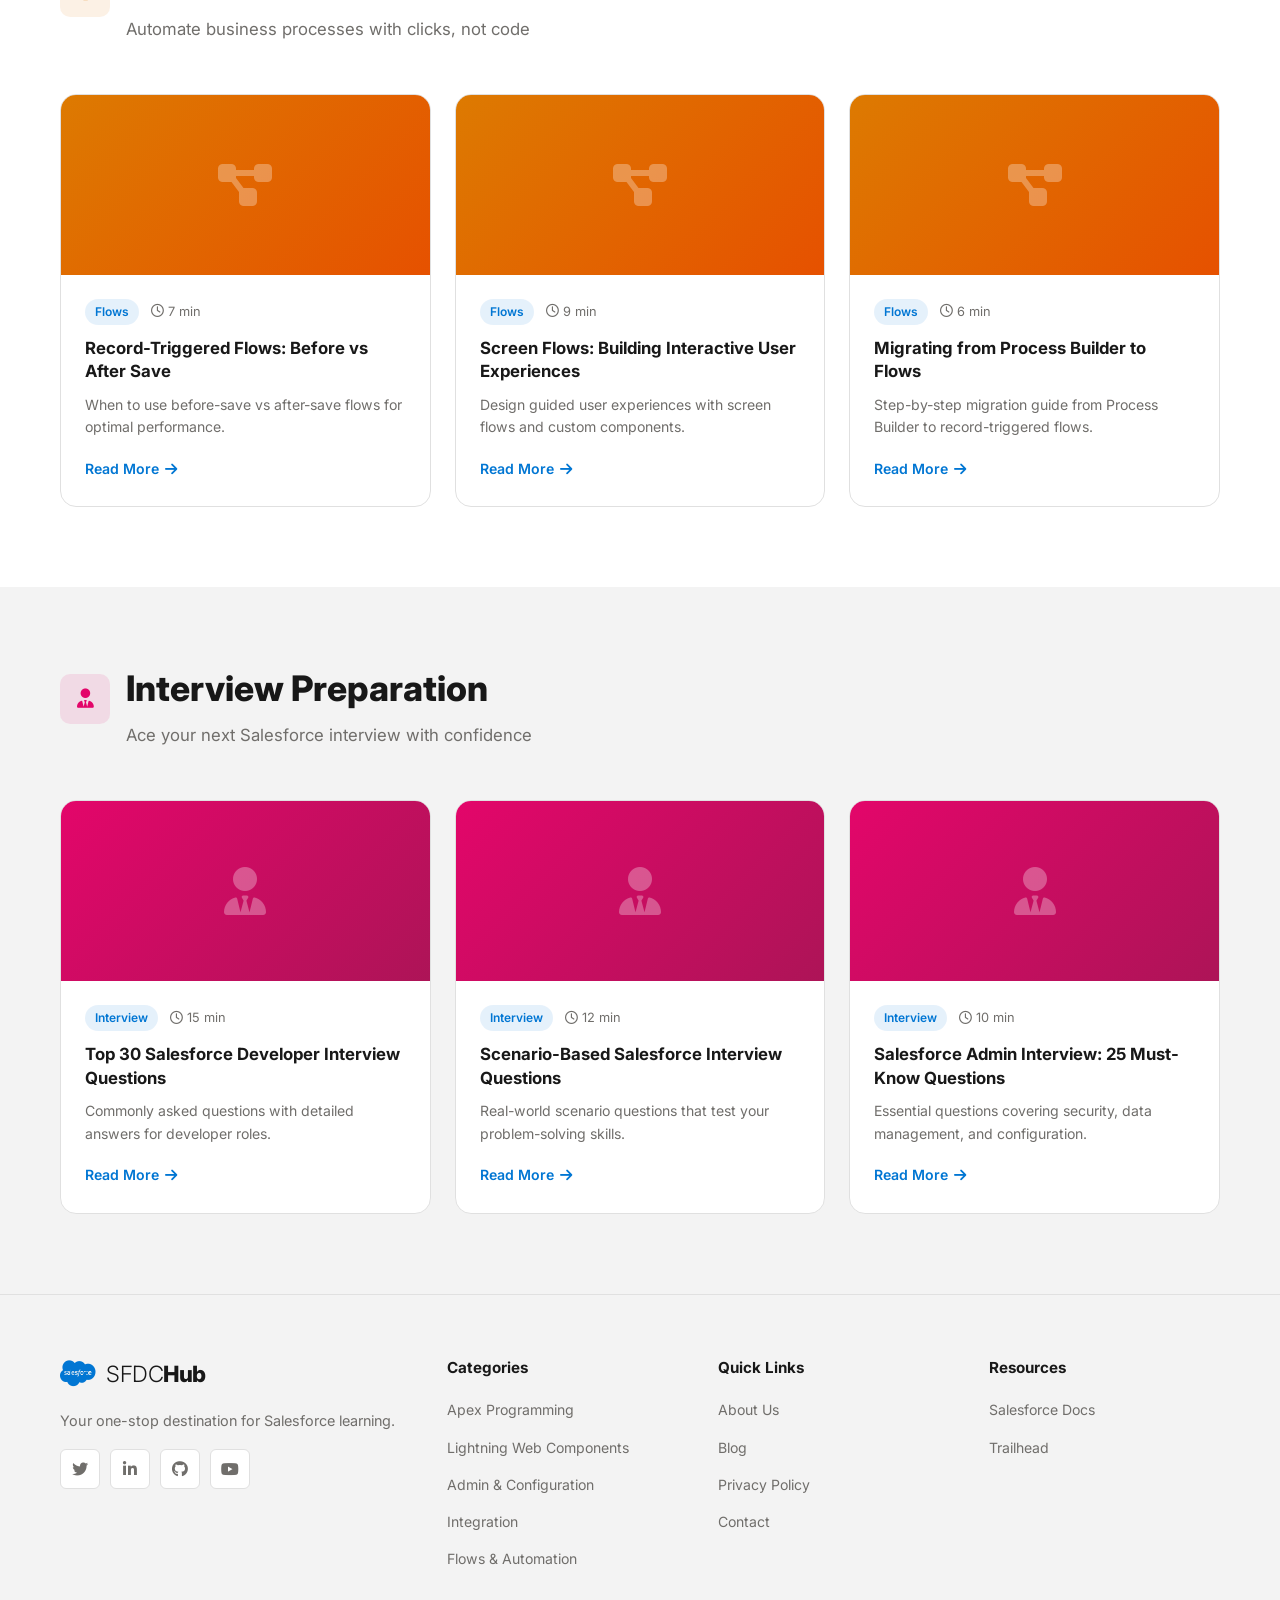
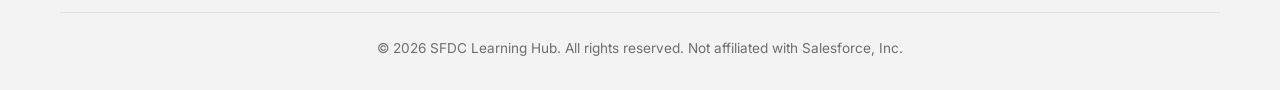
<file: categories.html>
<!DOCTYPE html>
<html lang="en">
<head>
    <meta charset="UTF-8">
    <meta name="viewport" content="width=device-width, initial-scale=1.0">
    <title>Categories - SFDC Learning Hub</title>
    <meta name="description" content="Browse Salesforce tutorials by category: Apex, LWC, Admin, Integration, Flows, and Interview Preparation.">
    <link rel="stylesheet" href="css/styles.css">
    <link rel="stylesheet" href="https://cdnjs.cloudflare.com/ajax/libs/font-awesome/6.5.1/css/all.min.css">
    <link href="https://fonts.googleapis.com/css2?family=Inter:wght@300;400;500;600;700;800&display=swap" rel="stylesheet">
</head>
<body>
    <!-- Header -->
    <header class="header" id="header">
        <div class="container">
            <div class="header-content">
                <a href="index.html" class="logo">
                    <i class="fab fa-salesforce"></i>
                    <span>SFDC<strong>Hub</strong></span>
                </a>
                <nav class="nav" id="nav">
                    <ul class="nav-list">
                        <li><a href="index.html" class="nav-link">Home</a></li>
                        <li class="dropdown">
                            <a href="categories.html" class="nav-link active">Categories <i class="fas fa-chevron-down"></i></a>
                            <ul class="dropdown-menu">
                                <li><a href="#apex">Apex</a></li>
                                <li><a href="#lwc">Lightning Web Components</a></li>
                                <li><a href="#admin">Admin</a></li>
                                <li><a href="#integration">Integration</a></li>
                                <li><a href="#flows">Flows</a></li>
                                <li><a href="#interview">Interview Prep</a></li>
                            </ul>
                        </li>
                        <li><a href="blog.html" class="nav-link">Blog</a></li>
                        <li><a href="about.html" class="nav-link">About</a></li>
                    </ul>
                </nav>
                <div class="header-actions">
                    <button class="search-toggle" id="searchToggle" aria-label="Toggle search"><i class="fas fa-search"></i></button>
                    <button class="theme-toggle" id="themeToggle" aria-label="Toggle theme"><i class="fas fa-moon"></i></button>
                    <button class="mobile-toggle" id="mobileToggle" aria-label="Toggle menu"><span></span><span></span><span></span></button>
                </div>
            </div>
            <div class="search-bar" id="searchBar">
                <div class="search-input-wrapper">
                    <i class="fas fa-search"></i>
                    <input type="text" placeholder="Search tutorials, guides, tips..." id="searchInput">
                    <button class="search-close" id="searchClose" aria-label="Close search" title="Close search"><i class="fas fa-times"></i></button>
                </div>
            </div>
        </div>
    </header>

    <!-- Page Header -->
    <section class="page-header">
        <div class="container">
            <h1>Learning <span class="gradient-text">Categories</span></h1>
            <p>Structured learning paths across all Salesforce domains</p>
        </div>
    </section>

    <!-- Apex Category -->
    <section class="section" id="apex">
        <div class="container">
            <div class="section-header u-text-left">
                <div class="u-flex-row-gap">
                    <div class="category-icon category-icon-sm accent-apex">
                        <i class="fas fa-code"></i>
                    </div>
                    <div>
                        <h2 class="u-heading-tight">Apex Programming</h2>
                        <p class="u-no-margin">Master server-side development on the Salesforce Platform</p>
                    </div>
                </div>
            </div>
            <div class="posts-grid">
                <article class="post-card">
                    <div class="post-image">
                        <div class="post-image-placeholder bg-apex"><i class="fas fa-code"></i></div>
                    </div>
                    <div class="post-content">
                        <div class="post-meta">
                            <span class="post-category">Apex</span>
                            <span class="post-read"><i class="far fa-clock"></i> 8 min</span>
                        </div>
                        <h3><a href="post.html">Understanding Apex Triggers: A Complete Guide</a></h3>
                        <p>Learn everything about Apex triggers from basic concepts to advanced patterns.</p>
                        <a href="post.html" class="read-more">Read More <i class="fas fa-arrow-right"></i></a>
                    </div>
                </article>
                <article class="post-card">
                    <div class="post-image">
                        <div class="post-image-placeholder bg-apex"><i class="fas fa-code"></i></div>
                    </div>
                    <div class="post-content">
                        <div class="post-meta">
                            <span class="post-category">Apex</span>
                            <span class="post-read"><i class="far fa-clock"></i> 10 min</span>
                        </div>
                        <h3><a href="post.html">Batch Apex: Processing Large Data Volumes</a></h3>
                        <p>Learn how to use Batch Apex to process millions of records efficiently.</p>
                        <a href="post.html" class="read-more">Read More <i class="fas fa-arrow-right"></i></a>
                    </div>
                </article>
                <article class="post-card">
                    <div class="post-image">
                        <div class="post-image-placeholder bg-apex"><i class="fas fa-code"></i></div>
                    </div>
                    <div class="post-content">
                        <div class="post-meta">
                            <span class="post-category">Apex</span>
                            <span class="post-read"><i class="far fa-clock"></i> 7 min</span>
                        </div>
                        <h3><a href="post.html">Governor Limits: A Developer's Cheat Sheet</a></h3>
                        <p>Complete reference for Salesforce governor limits with practical examples.</p>
                        <a href="post.html" class="read-more">Read More <i class="fas fa-arrow-right"></i></a>
                    </div>
                </article>
            </div>
        </div>
    </section>

    <!-- LWC Category -->
    <section class="section u-section-alt" id="lwc">
        <div class="container">
            <div class="section-header u-text-left">
                <div class="u-flex-row-gap">
                    <div class="category-icon category-icon-sm accent-lwc">
                        <i class="fas fa-bolt"></i>
                    </div>
                    <div>
                        <h2 class="u-heading-tight">Lightning Web Components</h2>
                        <p class="u-no-margin">Build modern, fast UI with the LWC framework</p>
                    </div>
                </div>
            </div>
            <div class="posts-grid">
                <article class="post-card">
                    <div class="post-image">
                        <div class="post-image-placeholder bg-lwc"><i class="fas fa-bolt"></i></div>
                    </div>
                    <div class="post-content">
                        <div class="post-meta">
                            <span class="post-category">LWC</span>
                            <span class="post-read"><i class="far fa-clock"></i> 10 min</span>
                        </div>
                        <h3><a href="post.html">Building Reusable LWC Components</a></h3>
                        <p>Create modular, maintainable components using composition patterns.</p>
                        <a href="post.html" class="read-more">Read More <i class="fas fa-arrow-right"></i></a>
                    </div>
                </article>
                <article class="post-card">
                    <div class="post-image">
                        <div class="post-image-placeholder bg-lwc"><i class="fas fa-bolt"></i></div>
                    </div>
                    <div class="post-content">
                        <div class="post-meta">
                            <span class="post-category">LWC</span>
                            <span class="post-read"><i class="far fa-clock"></i> 8 min</span>
                        </div>
                        <h3><a href="post.html">Wire Service vs Imperative Apex in LWC</a></h3>
                        <p>When to use @wire vs imperative calls in your Lightning Web Components.</p>
                        <a href="post.html" class="read-more">Read More <i class="fas fa-arrow-right"></i></a>
                    </div>
                </article>
                <article class="post-card">
                    <div class="post-image">
                        <div class="post-image-placeholder bg-lwc"><i class="fas fa-bolt"></i></div>
                    </div>
                    <div class="post-content">
                        <div class="post-meta">
                            <span class="post-category">LWC</span>
                            <span class="post-read"><i class="far fa-clock"></i> 12 min</span>
                        </div>
                        <h3><a href="post.html">LWC Lifecycle Hooks Deep Dive</a></h3>
                        <p>Understand connectedCallback, renderedCallback, disconnectedCallback and more.</p>
                        <a href="post.html" class="read-more">Read More <i class="fas fa-arrow-right"></i></a>
                    </div>
                </article>
            </div>
        </div>
    </section>

    <!-- Admin Category -->
    <section class="section" id="admin">
        <div class="container">
            <div class="section-header u-text-left">
                <div class="u-flex-row-gap">
                    <div class="category-icon category-icon-sm accent-admin">
                        <i class="fas fa-cogs"></i>
                    </div>
                    <div>
                        <h2 class="u-heading-tight">Admin &amp; Configuration</h2>
                        <p class="u-no-margin">Declarative development, security, and platform management</p>
                    </div>
                </div>
            </div>
            <div class="posts-grid">
                <article class="post-card">
                    <div class="post-image">
                        <div class="post-image-placeholder bg-admin"><i class="fas fa-cogs"></i></div>
                    </div>
                    <div class="post-content">
                        <div class="post-meta">
                            <span class="post-category">Admin</span>
                            <span class="post-read"><i class="far fa-clock"></i> 6 min</span>
                        </div>
                        <h3><a href="post.html">Salesforce Security Model Explained</a></h3>
                        <p>Deep dive into profiles, roles, OWD, sharing rules, and permission sets.</p>
                        <a href="post.html" class="read-more">Read More <i class="fas fa-arrow-right"></i></a>
                    </div>
                </article>
                <article class="post-card">
                    <div class="post-image">
                        <div class="post-image-placeholder bg-admin"><i class="fas fa-cogs"></i></div>
                    </div>
                    <div class="post-content">
                        <div class="post-meta">
                            <span class="post-category">Admin</span>
                            <span class="post-read"><i class="far fa-clock"></i> 5 min</span>
                        </div>
                        <h3><a href="post.html">Validation Rules: Complete Reference</a></h3>
                        <p>How to write effective validation rules with formula examples.</p>
                        <a href="post.html" class="read-more">Read More <i class="fas fa-arrow-right"></i></a>
                    </div>
                </article>
                <article class="post-card">
                    <div class="post-image">
                        <div class="post-image-placeholder bg-admin"><i class="fas fa-cogs"></i></div>
                    </div>
                    <div class="post-content">
                        <div class="post-meta">
                            <span class="post-category">Admin</span>
                            <span class="post-read"><i class="far fa-clock"></i> 8 min</span>
                        </div>
                        <h3><a href="post.html">Custom Metadata Types vs Custom Settings</a></h3>
                        <p>Understand the differences and when to use each configuration approach.</p>
                        <a href="post.html" class="read-more">Read More <i class="fas fa-arrow-right"></i></a>
                    </div>
                </article>
            </div>
        </div>
    </section>

    <!-- Integration Category -->
    <section class="section u-section-alt" id="integration">
        <div class="container">
            <div class="section-header u-text-left">
                <div class="u-flex-row-gap">
                    <div class="category-icon category-icon-sm accent-integration">
                        <i class="fas fa-plug"></i>
                    </div>
                    <div>
                        <h2 class="u-heading-tight">Integration</h2>
                        <p class="u-no-margin">Connect Salesforce with external systems and services</p>
                    </div>
                </div>
            </div>
            <div class="posts-grid">
                <article class="post-card">
                    <div class="post-image">
                        <div class="post-image-placeholder bg-integration"><i class="fas fa-plug"></i></div>
                    </div>
                    <div class="post-content">
                        <div class="post-meta">
                            <span class="post-category">Integration</span>
                            <span class="post-read"><i class="far fa-clock"></i> 12 min</span>
                        </div>
                        <h3><a href="post.html">REST API Integration in Salesforce</a></h3>
                        <p>Step-by-step guide to REST callouts, named credentials, and connected apps.</p>
                        <a href="post.html" class="read-more">Read More <i class="fas fa-arrow-right"></i></a>
                    </div>
                </article>
                <article class="post-card">
                    <div class="post-image">
                        <div class="post-image-placeholder bg-integration"><i class="fas fa-plug"></i></div>
                    </div>
                    <div class="post-content">
                        <div class="post-meta">
                            <span class="post-category">Integration</span>
                            <span class="post-read"><i class="far fa-clock"></i> 9 min</span>
                        </div>
                        <h3><a href="post.html">Platform Events: Real-Time Integration</a></h3>
                        <p>Publish and subscribe to events for event-driven architecture in Salesforce.</p>
                        <a href="post.html" class="read-more">Read More <i class="fas fa-arrow-right"></i></a>
                    </div>
                </article>
                <article class="post-card">
                    <div class="post-image">
                        <div class="post-image-placeholder bg-integration"><i class="fas fa-plug"></i></div>
                    </div>
                    <div class="post-content">
                        <div class="post-meta">
                            <span class="post-category">Integration</span>
                            <span class="post-read"><i class="far fa-clock"></i> 11 min</span>
                        </div>
                        <h3><a href="post.html">Named Credentials &amp; External Services</a></h3>
                        <p>Simplify authentication and external system connections with named credentials.</p>
                        <a href="post.html" class="read-more">Read More <i class="fas fa-arrow-right"></i></a>
                    </div>
                </article>
            </div>
        </div>
    </section>

    <!-- Flows Category -->
    <section class="section" id="flows">
        <div class="container">
            <div class="section-header u-text-left">
                <div class="u-flex-row-gap">
                    <div class="category-icon category-icon-sm accent-flows">
                        <i class="fas fa-project-diagram"></i>
                    </div>
                    <div>
                        <h2 class="u-heading-tight">Flows &amp; Automation</h2>
                        <p class="u-no-margin">Automate business processes with clicks, not code</p>
                    </div>
                </div>
            </div>
            <div class="posts-grid">
                <article class="post-card">
                    <div class="post-image">
                        <div class="post-image-placeholder bg-flows"><i class="fas fa-project-diagram"></i></div>
                    </div>
                    <div class="post-content">
                        <div class="post-meta">
                            <span class="post-category">Flows</span>
                            <span class="post-read"><i class="far fa-clock"></i> 7 min</span>
                        </div>
                        <h3><a href="post.html">Record-Triggered Flows: Before vs After Save</a></h3>
                        <p>When to use before-save vs after-save flows for optimal performance.</p>
                        <a href="post.html" class="read-more">Read More <i class="fas fa-arrow-right"></i></a>
                    </div>
                </article>
                <article class="post-card">
                    <div class="post-image">
                        <div class="post-image-placeholder bg-flows"><i class="fas fa-project-diagram"></i></div>
                    </div>
                    <div class="post-content">
                        <div class="post-meta">
                            <span class="post-category">Flows</span>
                            <span class="post-read"><i class="far fa-clock"></i> 9 min</span>
                        </div>
                        <h3><a href="post.html">Screen Flows: Building Interactive User Experiences</a></h3>
                        <p>Design guided user experiences with screen flows and custom components.</p>
                        <a href="post.html" class="read-more">Read More <i class="fas fa-arrow-right"></i></a>
                    </div>
                </article>
                <article class="post-card">
                    <div class="post-image">
                        <div class="post-image-placeholder bg-flows"><i class="fas fa-project-diagram"></i></div>
                    </div>
                    <div class="post-content">
                        <div class="post-meta">
                            <span class="post-category">Flows</span>
                            <span class="post-read"><i class="far fa-clock"></i> 6 min</span>
                        </div>
                        <h3><a href="post.html">Migrating from Process Builder to Flows</a></h3>
                        <p>Step-by-step migration guide from Process Builder to record-triggered flows.</p>
                        <a href="post.html" class="read-more">Read More <i class="fas fa-arrow-right"></i></a>
                    </div>
                </article>
            </div>
        </div>
    </section>

    <!-- Interview Category -->
    <section class="section u-section-alt" id="interview">
        <div class="container">
            <div class="section-header u-text-left">
                <div class="u-flex-row-gap">
                    <div class="category-icon category-icon-sm accent-interview">
                        <i class="fas fa-user-tie"></i>
                    </div>
                    <div>
                        <h2 class="u-heading-tight">Interview Preparation</h2>
                        <p class="u-no-margin">Ace your next Salesforce interview with confidence</p>
                    </div>
                </div>
            </div>
            <div class="posts-grid">
                <article class="post-card">
                    <div class="post-image">
                        <div class="post-image-placeholder bg-interview"><i class="fas fa-user-tie"></i></div>
                    </div>
                    <div class="post-content">
                        <div class="post-meta">
                            <span class="post-category">Interview</span>
                            <span class="post-read"><i class="far fa-clock"></i> 15 min</span>
                        </div>
                        <h3><a href="post.html">Top 30 Salesforce Developer Interview Questions</a></h3>
                        <p>Commonly asked questions with detailed answers for developer roles.</p>
                        <a href="post.html" class="read-more">Read More <i class="fas fa-arrow-right"></i></a>
                    </div>
                </article>
                <article class="post-card">
                    <div class="post-image">
                        <div class="post-image-placeholder bg-interview"><i class="fas fa-user-tie"></i></div>
                    </div>
                    <div class="post-content">
                        <div class="post-meta">
                            <span class="post-category">Interview</span>
                            <span class="post-read"><i class="far fa-clock"></i> 12 min</span>
                        </div>
                        <h3><a href="post.html">Scenario-Based Salesforce Interview Questions</a></h3>
                        <p>Real-world scenario questions that test your problem-solving skills.</p>
                        <a href="post.html" class="read-more">Read More <i class="fas fa-arrow-right"></i></a>
                    </div>
                </article>
                <article class="post-card">
                    <div class="post-image">
                        <div class="post-image-placeholder bg-interview"><i class="fas fa-user-tie"></i></div>
                    </div>
                    <div class="post-content">
                        <div class="post-meta">
                            <span class="post-category">Interview</span>
                            <span class="post-read"><i class="far fa-clock"></i> 10 min</span>
                        </div>
                        <h3><a href="post.html">Salesforce Admin Interview: 25 Must-Know Questions</a></h3>
                        <p>Essential questions covering security, data management, and configuration.</p>
                        <a href="post.html" class="read-more">Read More <i class="fas fa-arrow-right"></i></a>
                    </div>
                </article>
            </div>
        </div>
    </section>

    <!-- Footer -->
    <footer class="footer">
        <div class="container">
            <div class="footer-grid">
                <div class="footer-brand">
                    <a href="index.html" class="logo"><i class="fab fa-salesforce"></i><span>SFDC<strong>Hub</strong></span></a>
                    <p>Your one-stop destination for Salesforce learning.</p>
                    <div class="social-links">
                        <a href="#" aria-label="Twitter"><i class="fab fa-twitter"></i></a>
                        <a href="#" aria-label="LinkedIn"><i class="fab fa-linkedin-in"></i></a>
                        <a href="#" aria-label="GitHub"><i class="fab fa-github"></i></a>
                        <a href="#" aria-label="YouTube"><i class="fab fa-youtube"></i></a>
                    </div>
                </div>
                <div class="footer-links">
                    <h4>Categories</h4>
                    <ul>
                        <li><a href="#apex">Apex Programming</a></li>
                        <li><a href="#lwc">Lightning Web Components</a></li>
                        <li><a href="#admin">Admin & Configuration</a></li>
                        <li><a href="#integration">Integration</a></li>
                        <li><a href="#flows">Flows & Automation</a></li>
                    </ul>
                </div>
                <div class="footer-links">
                    <h4>Quick Links</h4>
                    <ul>
                        <li><a href="about.html">About Us</a></li>
                        <li><a href="blog.html">Blog</a></li>
                        <li><a href="#">Privacy Policy</a></li>
                        <li><a href="#">Contact</a></li>
                    </ul>
                </div>
                <div class="footer-links">
                    <h4>Resources</h4>
                    <ul>
                        <li><a href="https://developer.salesforce.com" target="_blank" rel="noopener">Salesforce Docs</a></li>
                        <li><a href="https://trailhead.salesforce.com" target="_blank" rel="noopener">Trailhead</a></li>
                    </ul>
                </div>
            </div>
            <div class="footer-bottom">
                <p>&copy; 2026 SFDC Learning Hub. All rights reserved. Not affiliated with Salesforce, Inc.</p>
            </div>
        </div>
    </footer>

    <button class="back-to-top" id="backToTop" aria-label="Back to top"><i class="fas fa-chevron-up"></i></button>
    <script src="js/main.js"></script>
</body>
</html>
</file>
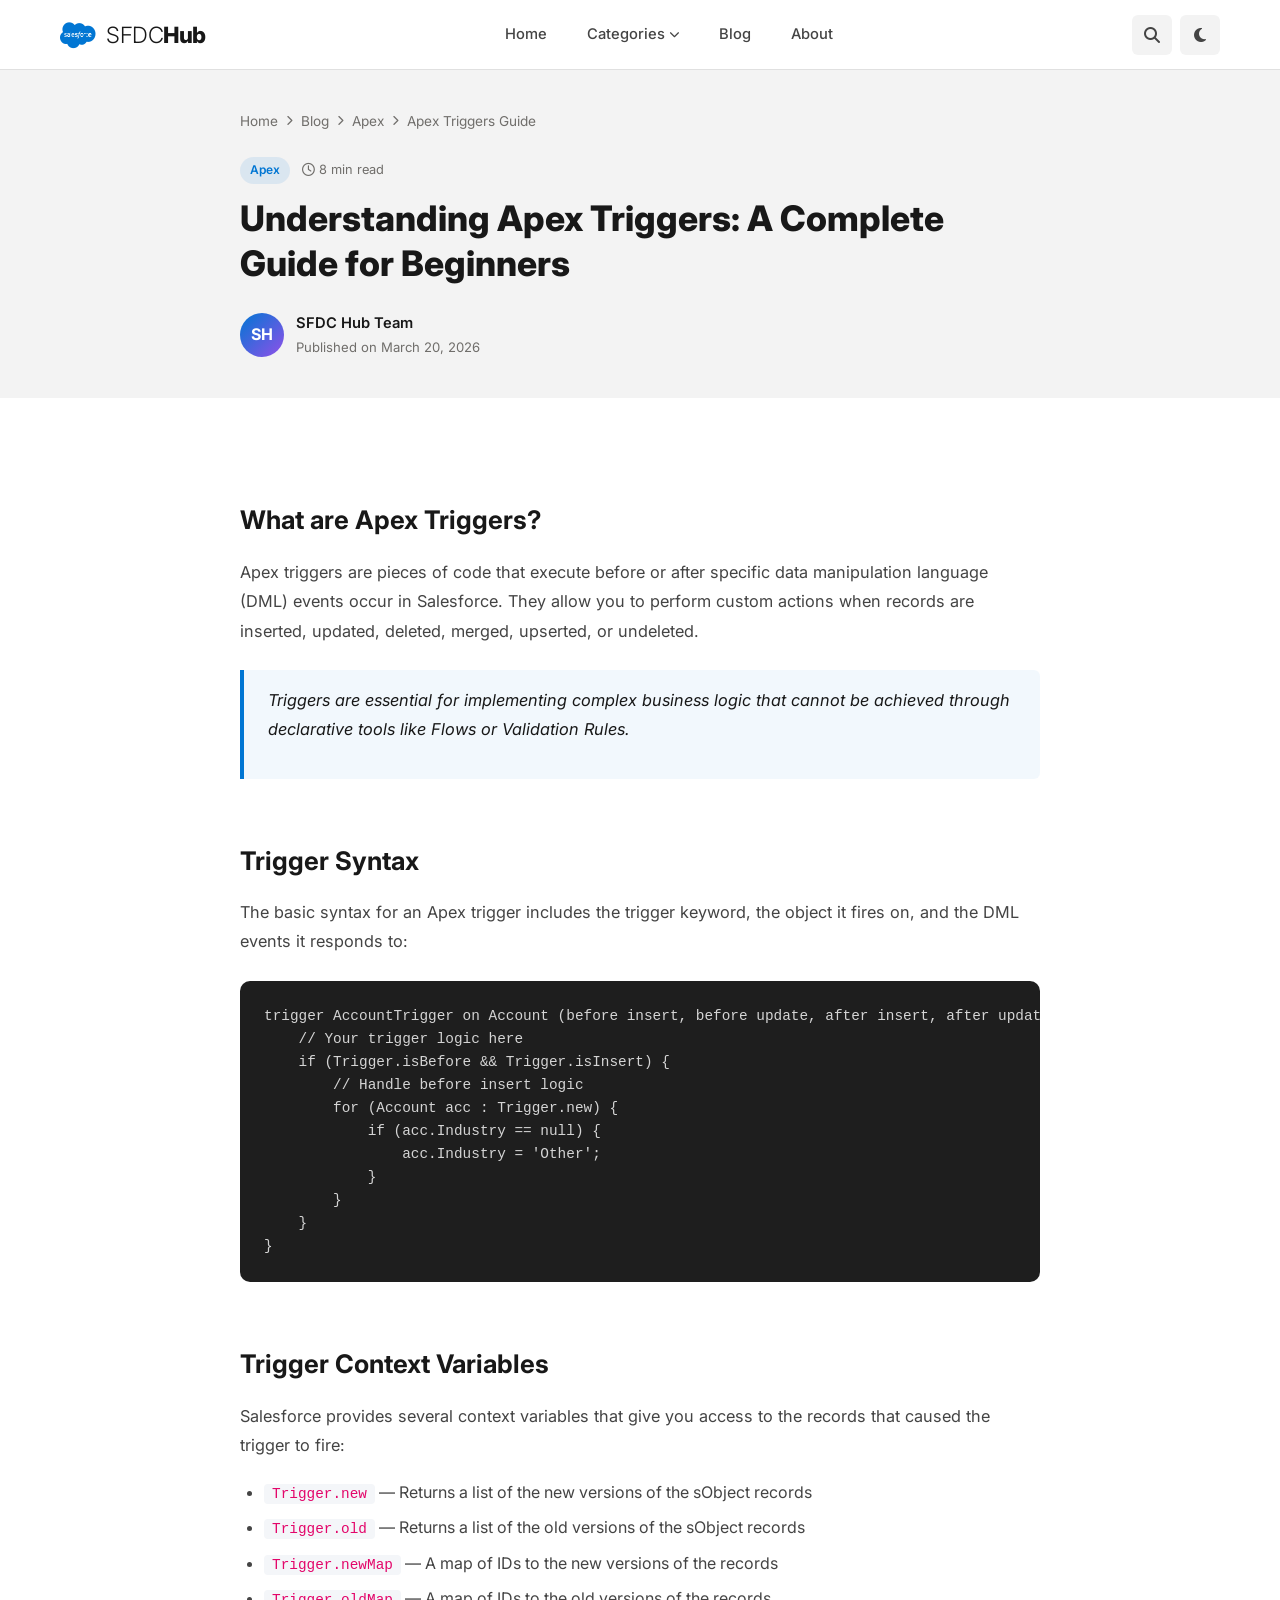
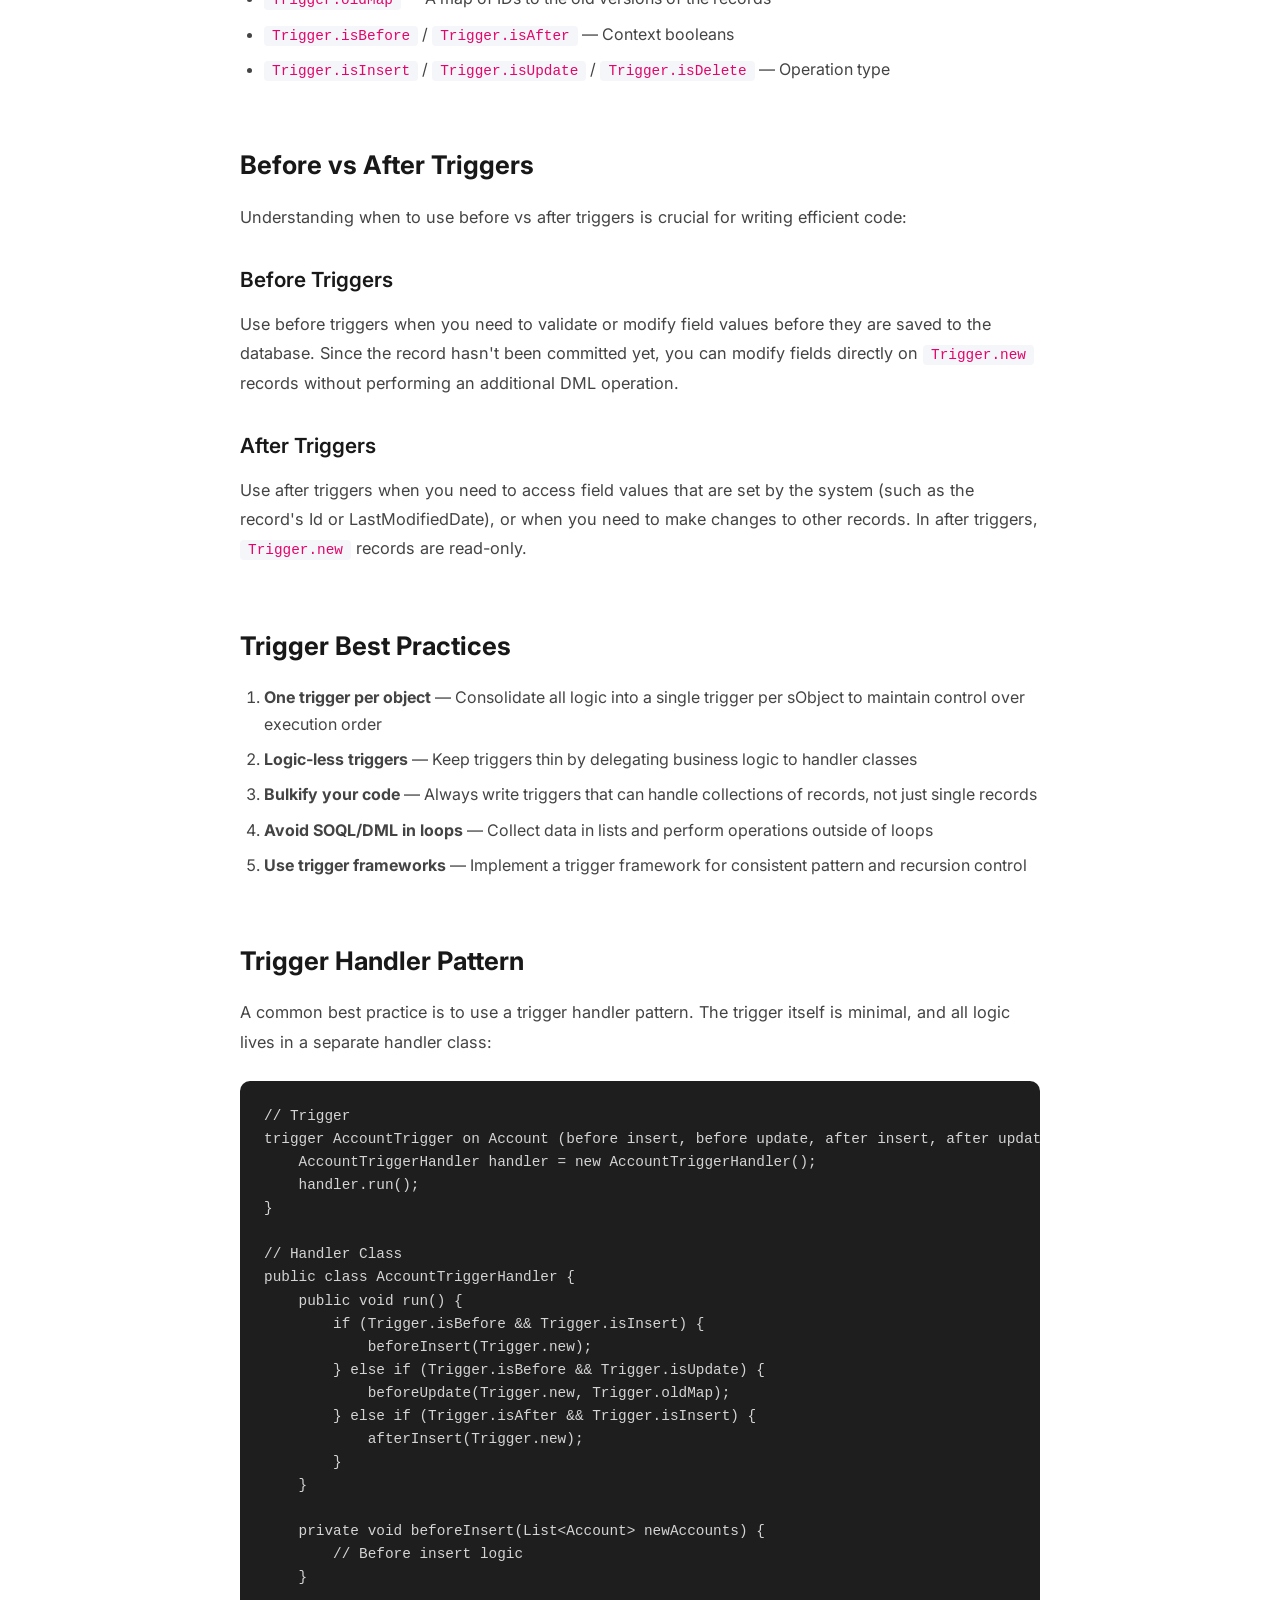
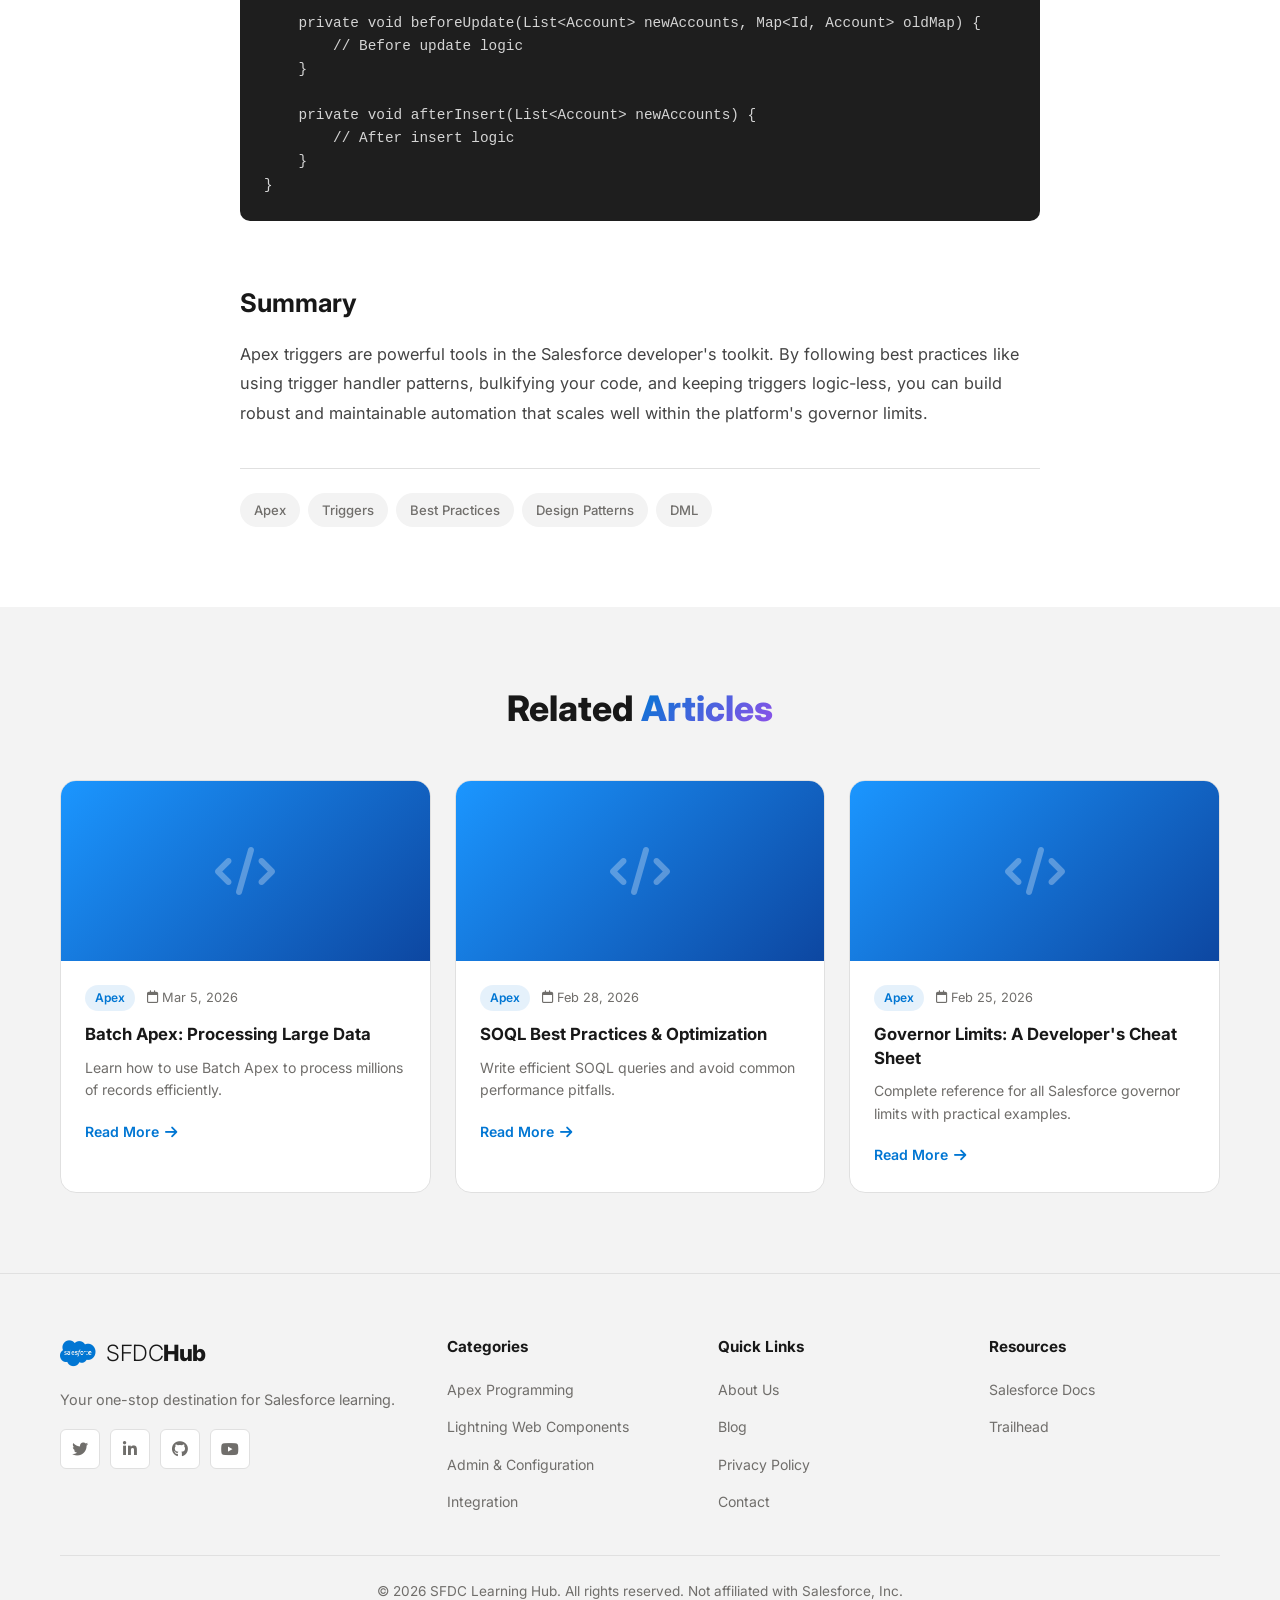
<file: post.html>
<!DOCTYPE html>
<html lang="en">
<head>
    <meta charset="UTF-8">
    <meta name="viewport" content="width=device-width, initial-scale=1.0">
    <title>Understanding Apex Triggers - SFDC Learning Hub</title>
    <meta name="description" content="Learn everything about Apex triggers from basic concepts to advanced patterns including trigger frameworks and best practices.">
    <link rel="stylesheet" href="css/styles.css">
    <link rel="stylesheet" href="https://cdnjs.cloudflare.com/ajax/libs/font-awesome/6.5.1/css/all.min.css">
    <link href="https://fonts.googleapis.com/css2?family=Inter:wght@300;400;500;600;700;800&display=swap" rel="stylesheet">
</head>
<body>
    <!-- Header -->
    <header class="header" id="header">
        <div class="container">
            <div class="header-content">
                <a href="index.html" class="logo">
                    <i class="fab fa-salesforce"></i>
                    <span>SFDC<strong>Hub</strong></span>
                </a>
                <nav class="nav" id="nav">
                    <ul class="nav-list">
                        <li><a href="index.html" class="nav-link">Home</a></li>
                        <li class="dropdown">
                            <a href="categories.html" class="nav-link">Categories <i class="fas fa-chevron-down"></i></a>
                            <ul class="dropdown-menu">
                                <li><a href="categories.html#apex">Apex</a></li>
                                <li><a href="categories.html#lwc">Lightning Web Components</a></li>
                                <li><a href="categories.html#admin">Admin</a></li>
                                <li><a href="categories.html#integration">Integration</a></li>
                                <li><a href="categories.html#flows">Flows</a></li>
                                <li><a href="categories.html#interview">Interview Prep</a></li>
                            </ul>
                        </li>
                        <li><a href="blog.html" class="nav-link">Blog</a></li>
                        <li><a href="about.html" class="nav-link">About</a></li>
                    </ul>
                </nav>
                <div class="header-actions">
                    <button class="search-toggle" id="searchToggle" aria-label="Toggle search"><i class="fas fa-search"></i></button>
                    <button class="theme-toggle" id="themeToggle" aria-label="Toggle theme"><i class="fas fa-moon"></i></button>
                    <button class="mobile-toggle" id="mobileToggle" aria-label="Toggle menu"><span></span><span></span><span></span></button>
                </div>
            </div>
            <div class="search-bar" id="searchBar">
                <div class="search-input-wrapper">
                    <i class="fas fa-search"></i>
                    <input type="text" placeholder="Search tutorials, guides, tips..." id="searchInput">
                    <button class="search-close" id="searchClose" aria-label="Close search" title="Close search"><i class="fas fa-times"></i></button>
                </div>
            </div>
        </div>
    </header>

    <!-- Post Hero -->
    <section class="post-hero">
        <div class="container">
            <div class="post-hero-content">
                <nav class="breadcrumb">
                    <a href="index.html">Home</a>
                    <i class="fas fa-chevron-right"></i>
                    <a href="blog.html">Blog</a>
                    <i class="fas fa-chevron-right"></i>
                    <a href="categories.html#apex">Apex</a>
                    <i class="fas fa-chevron-right"></i>
                    <span>Apex Triggers Guide</span>
                </nav>
                <div class="post-meta u-post-meta-spaced">
                    <span class="post-category">Apex</span>
                    <span class="post-read"><i class="far fa-clock"></i> 8 min read</span>
                </div>
                <h1>Understanding Apex Triggers: A Complete Guide for Beginners</h1>
                <div class="post-author u-post-author-spaced">
                    <div class="author-avatar">SH</div>
                    <div class="author-info">
                        <div class="name">SFDC Hub Team</div>
                        <div class="date">Published on March 20, 2026</div>
                    </div>
                </div>
            </div>
        </div>
    </section>

    <!-- Post Body -->
    <section class="post-body">
        <h2>What are Apex Triggers?</h2>
        <p>Apex triggers are pieces of code that execute before or after specific data manipulation language (DML) events occur in Salesforce. They allow you to perform custom actions when records are inserted, updated, deleted, merged, upserted, or undeleted.</p>

        <blockquote>
            <p>Triggers are essential for implementing complex business logic that cannot be achieved through declarative tools like Flows or Validation Rules.</p>
        </blockquote>

        <h2>Trigger Syntax</h2>
        <p>The basic syntax for an Apex trigger includes the trigger keyword, the object it fires on, and the DML events it responds to:</p>

        <pre><code>trigger AccountTrigger on Account (before insert, before update, after insert, after update) {
    // Your trigger logic here
    if (Trigger.isBefore &amp;&amp; Trigger.isInsert) {
        // Handle before insert logic
        for (Account acc : Trigger.new) {
            if (acc.Industry == null) {
                acc.Industry = 'Other';
            }
        }
    }
}</code></pre>

        <h2>Trigger Context Variables</h2>
        <p>Salesforce provides several context variables that give you access to the records that caused the trigger to fire:</p>

        <ul>
            <li><code>Trigger.new</code> &mdash; Returns a list of the new versions of the sObject records</li>
            <li><code>Trigger.old</code> &mdash; Returns a list of the old versions of the sObject records</li>
            <li><code>Trigger.newMap</code> &mdash; A map of IDs to the new versions of the records</li>
            <li><code>Trigger.oldMap</code> &mdash; A map of IDs to the old versions of the records</li>
            <li><code>Trigger.isBefore</code> / <code>Trigger.isAfter</code> &mdash; Context booleans</li>
            <li><code>Trigger.isInsert</code> / <code>Trigger.isUpdate</code> / <code>Trigger.isDelete</code> &mdash; Operation type</li>
        </ul>

        <h2>Before vs After Triggers</h2>
        <p>Understanding when to use before vs after triggers is crucial for writing efficient code:</p>

        <h3>Before Triggers</h3>
        <p>Use before triggers when you need to validate or modify field values before they are saved to the database. Since the record hasn't been committed yet, you can modify fields directly on <code>Trigger.new</code> records without performing an additional DML operation.</p>

        <h3>After Triggers</h3>
        <p>Use after triggers when you need to access field values that are set by the system (such as the record's Id or LastModifiedDate), or when you need to make changes to other records. In after triggers, <code>Trigger.new</code> records are read-only.</p>

        <h2>Trigger Best Practices</h2>
        <ol>
            <li><strong>One trigger per object</strong> &mdash; Consolidate all logic into a single trigger per sObject to maintain control over execution order</li>
            <li><strong>Logic-less triggers</strong> &mdash; Keep triggers thin by delegating business logic to handler classes</li>
            <li><strong>Bulkify your code</strong> &mdash; Always write triggers that can handle collections of records, not just single records</li>
            <li><strong>Avoid SOQL/DML in loops</strong> &mdash; Collect data in lists and perform operations outside of loops</li>
            <li><strong>Use trigger frameworks</strong> &mdash; Implement a trigger framework for consistent pattern and recursion control</li>
        </ol>

        <h2>Trigger Handler Pattern</h2>
        <p>A common best practice is to use a trigger handler pattern. The trigger itself is minimal, and all logic lives in a separate handler class:</p>

        <pre><code>// Trigger
trigger AccountTrigger on Account (before insert, before update, after insert, after update) {
    AccountTriggerHandler handler = new AccountTriggerHandler();
    handler.run();
}

// Handler Class
public class AccountTriggerHandler {
    public void run() {
        if (Trigger.isBefore &amp;&amp; Trigger.isInsert) {
            beforeInsert(Trigger.new);
        } else if (Trigger.isBefore &amp;&amp; Trigger.isUpdate) {
            beforeUpdate(Trigger.new, Trigger.oldMap);
        } else if (Trigger.isAfter &amp;&amp; Trigger.isInsert) {
            afterInsert(Trigger.new);
        }
    }

    private void beforeInsert(List&lt;Account&gt; newAccounts) {
        // Before insert logic
    }

    private void beforeUpdate(List&lt;Account&gt; newAccounts, Map&lt;Id, Account&gt; oldMap) {
        // Before update logic
    }

    private void afterInsert(List&lt;Account&gt; newAccounts) {
        // After insert logic
    }
}</code></pre>

        <h2>Summary</h2>
        <p>Apex triggers are powerful tools in the Salesforce developer's toolkit. By following best practices like using trigger handler patterns, bulkifying your code, and keeping triggers logic-less, you can build robust and maintainable automation that scales well within the platform's governor limits.</p>

        <!-- Tags -->
        <div class="post-tags">
            <a href="#">Apex</a>
            <a href="#">Triggers</a>
            <a href="#">Best Practices</a>
            <a href="#">Design Patterns</a>
            <a href="#">DML</a>
        </div>
    </section>

    <!-- Related Posts -->
    <section class="section u-section-alt">
        <div class="container">
            <div class="section-header">
                <h2>Related <span class="gradient-text">Articles</span></h2>
            </div>
            <div class="posts-grid">
                <article class="post-card">
                    <div class="post-image">
                        <div class="post-image-placeholder bg-apex"><i class="fas fa-code"></i></div>
                    </div>
                    <div class="post-content">
                        <div class="post-meta">
                            <span class="post-category">Apex</span>
                            <span class="post-date"><i class="far fa-calendar"></i> Mar 5, 2026</span>
                        </div>
                        <h3><a href="post.html">Batch Apex: Processing Large Data</a></h3>
                        <p>Learn how to use Batch Apex to process millions of records efficiently.</p>
                        <a href="post.html" class="read-more">Read More <i class="fas fa-arrow-right"></i></a>
                    </div>
                </article>
                <article class="post-card">
                    <div class="post-image">
                        <div class="post-image-placeholder bg-apex"><i class="fas fa-code"></i></div>
                    </div>
                    <div class="post-content">
                        <div class="post-meta">
                            <span class="post-category">Apex</span>
                            <span class="post-date"><i class="far fa-calendar"></i> Feb 28, 2026</span>
                        </div>
                        <h3><a href="post.html">SOQL Best Practices & Optimization</a></h3>
                        <p>Write efficient SOQL queries and avoid common performance pitfalls.</p>
                        <a href="post.html" class="read-more">Read More <i class="fas fa-arrow-right"></i></a>
                    </div>
                </article>
                <article class="post-card">
                    <div class="post-image">
                        <div class="post-image-placeholder bg-apex"><i class="fas fa-code"></i></div>
                    </div>
                    <div class="post-content">
                        <div class="post-meta">
                            <span class="post-category">Apex</span>
                            <span class="post-date"><i class="far fa-calendar"></i> Feb 25, 2026</span>
                        </div>
                        <h3><a href="post.html">Governor Limits: A Developer's Cheat Sheet</a></h3>
                        <p>Complete reference for all Salesforce governor limits with practical examples.</p>
                        <a href="post.html" class="read-more">Read More <i class="fas fa-arrow-right"></i></a>
                    </div>
                </article>
            </div>
        </div>
    </section>

    <!-- Footer -->
    <footer class="footer">
        <div class="container">
            <div class="footer-grid">
                <div class="footer-brand">
                    <a href="index.html" class="logo"><i class="fab fa-salesforce"></i><span>SFDC<strong>Hub</strong></span></a>
                    <p>Your one-stop destination for Salesforce learning.</p>
                    <div class="social-links">
                        <a href="#" aria-label="Twitter"><i class="fab fa-twitter"></i></a>
                        <a href="#" aria-label="LinkedIn"><i class="fab fa-linkedin-in"></i></a>
                        <a href="#" aria-label="GitHub"><i class="fab fa-github"></i></a>
                        <a href="#" aria-label="YouTube"><i class="fab fa-youtube"></i></a>
                    </div>
                </div>
                <div class="footer-links">
                    <h4>Categories</h4>
                    <ul>
                        <li><a href="categories.html#apex">Apex Programming</a></li>
                        <li><a href="categories.html#lwc">Lightning Web Components</a></li>
                        <li><a href="categories.html#admin">Admin & Configuration</a></li>
                        <li><a href="categories.html#integration">Integration</a></li>
                    </ul>
                </div>
                <div class="footer-links">
                    <h4>Quick Links</h4>
                    <ul>
                        <li><a href="about.html">About Us</a></li>
                        <li><a href="blog.html">Blog</a></li>
                        <li><a href="#">Privacy Policy</a></li>
                        <li><a href="#">Contact</a></li>
                    </ul>
                </div>
                <div class="footer-links">
                    <h4>Resources</h4>
                    <ul>
                        <li><a href="https://developer.salesforce.com" target="_blank" rel="noopener">Salesforce Docs</a></li>
                        <li><a href="https://trailhead.salesforce.com" target="_blank" rel="noopener">Trailhead</a></li>
                    </ul>
                </div>
            </div>
            <div class="footer-bottom">
                <p>&copy; 2026 SFDC Learning Hub. All rights reserved. Not affiliated with Salesforce, Inc.</p>
            </div>
        </div>
    </footer>

    <button class="back-to-top" id="backToTop" aria-label="Back to top"><i class="fas fa-chevron-up"></i></button>
    <script src="js/main.js"></script>
</body>
</html>
</file>
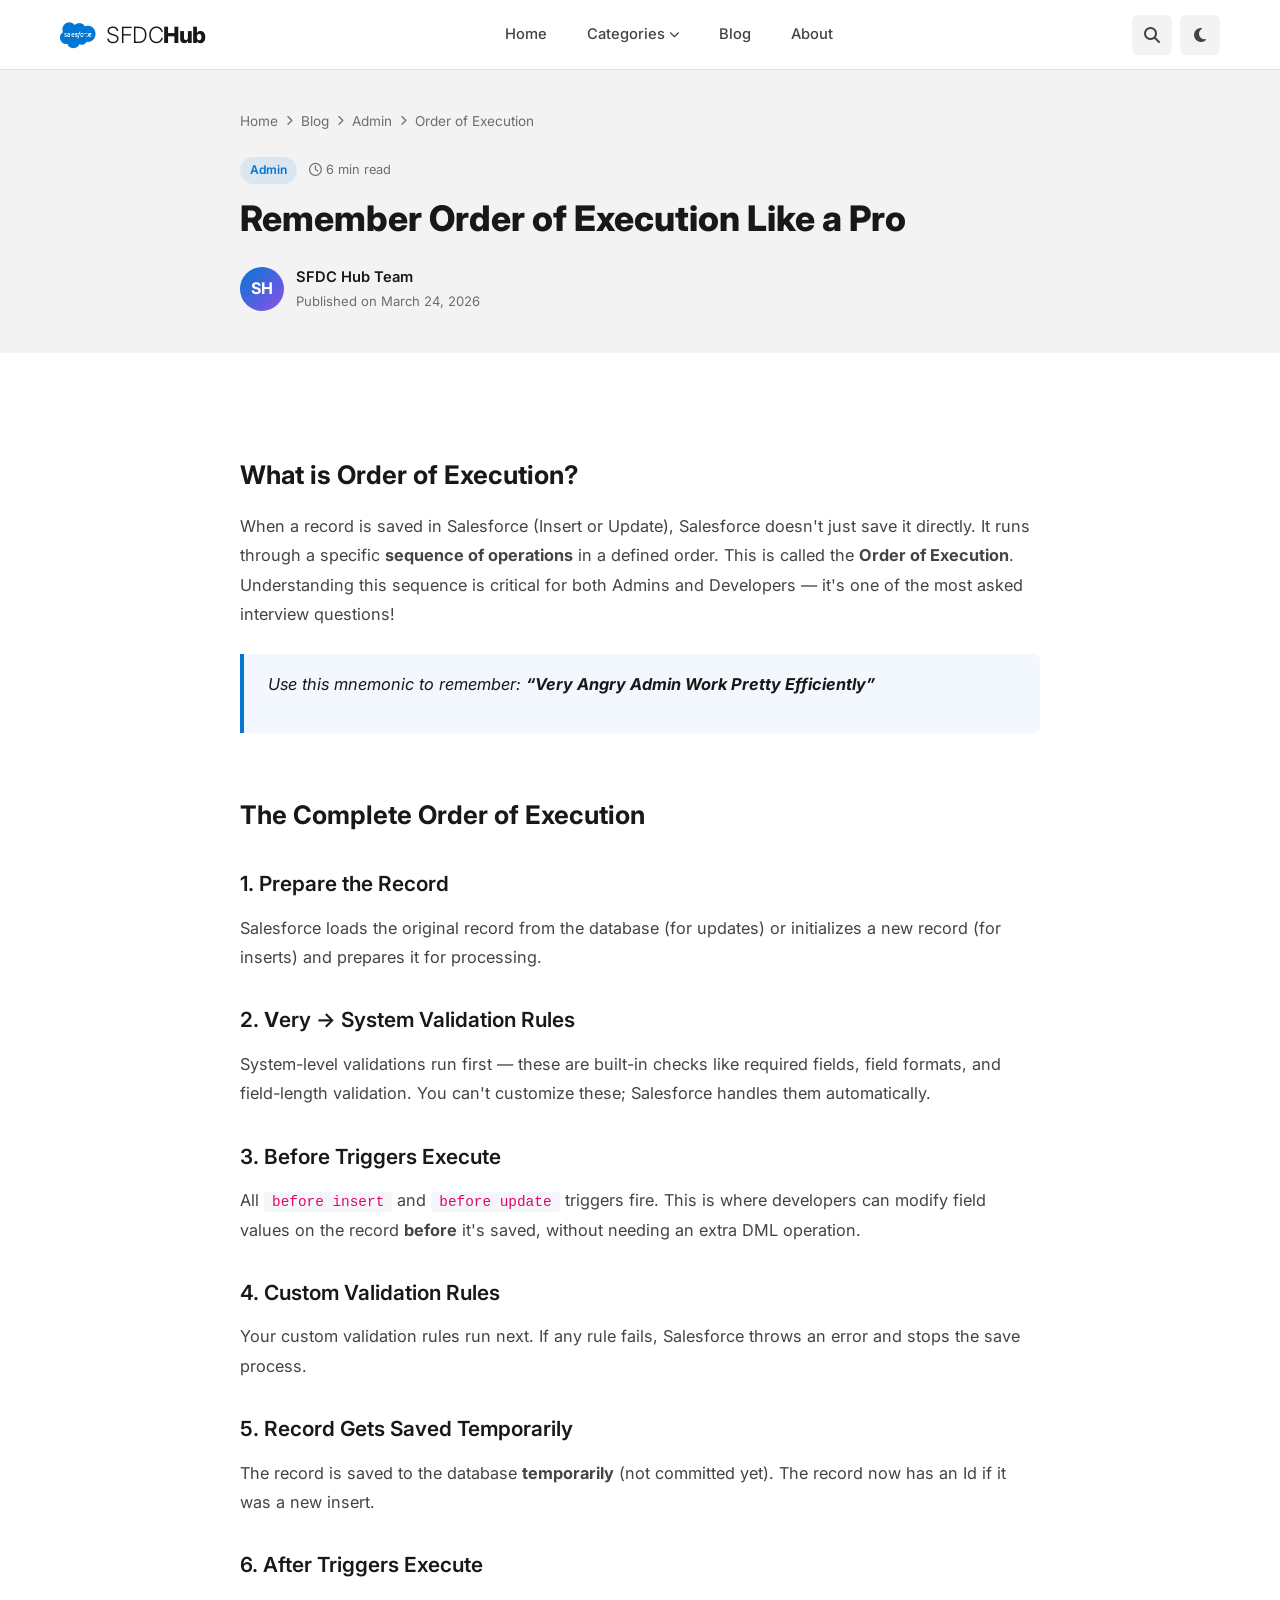
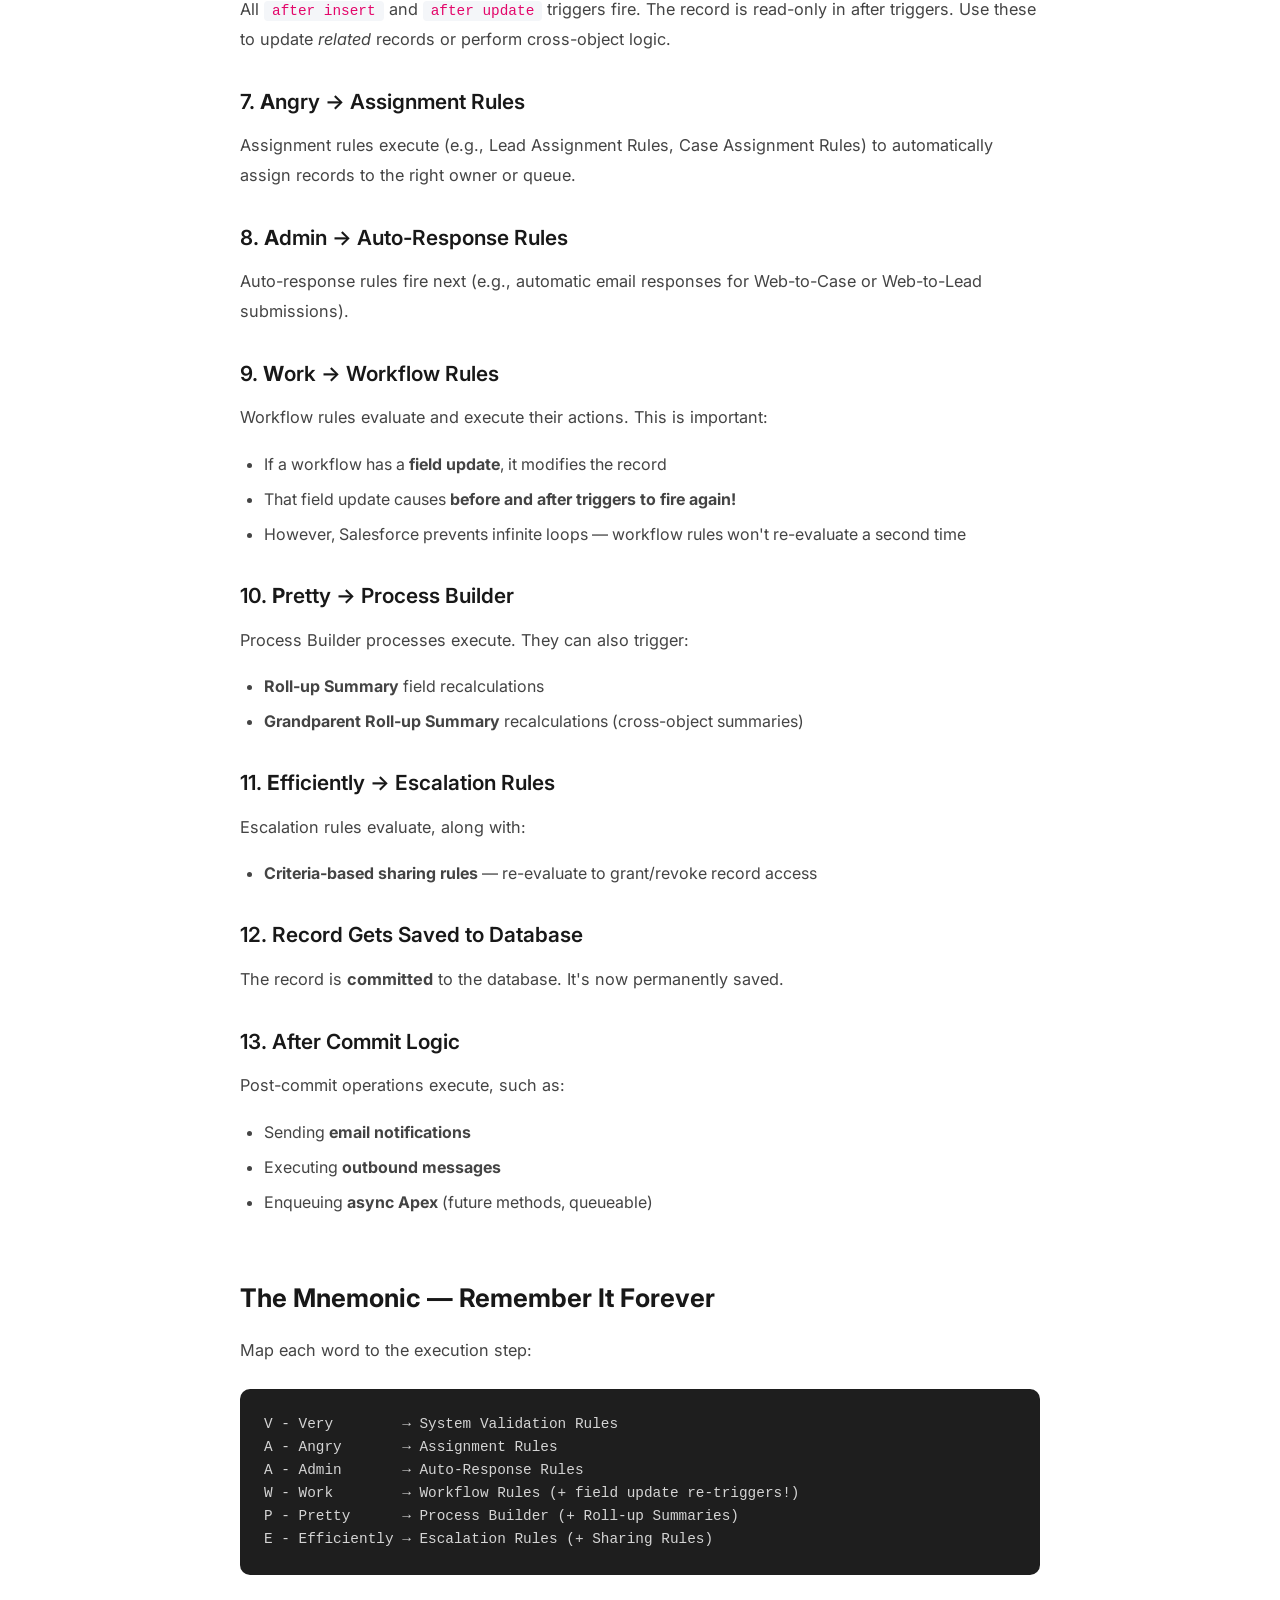
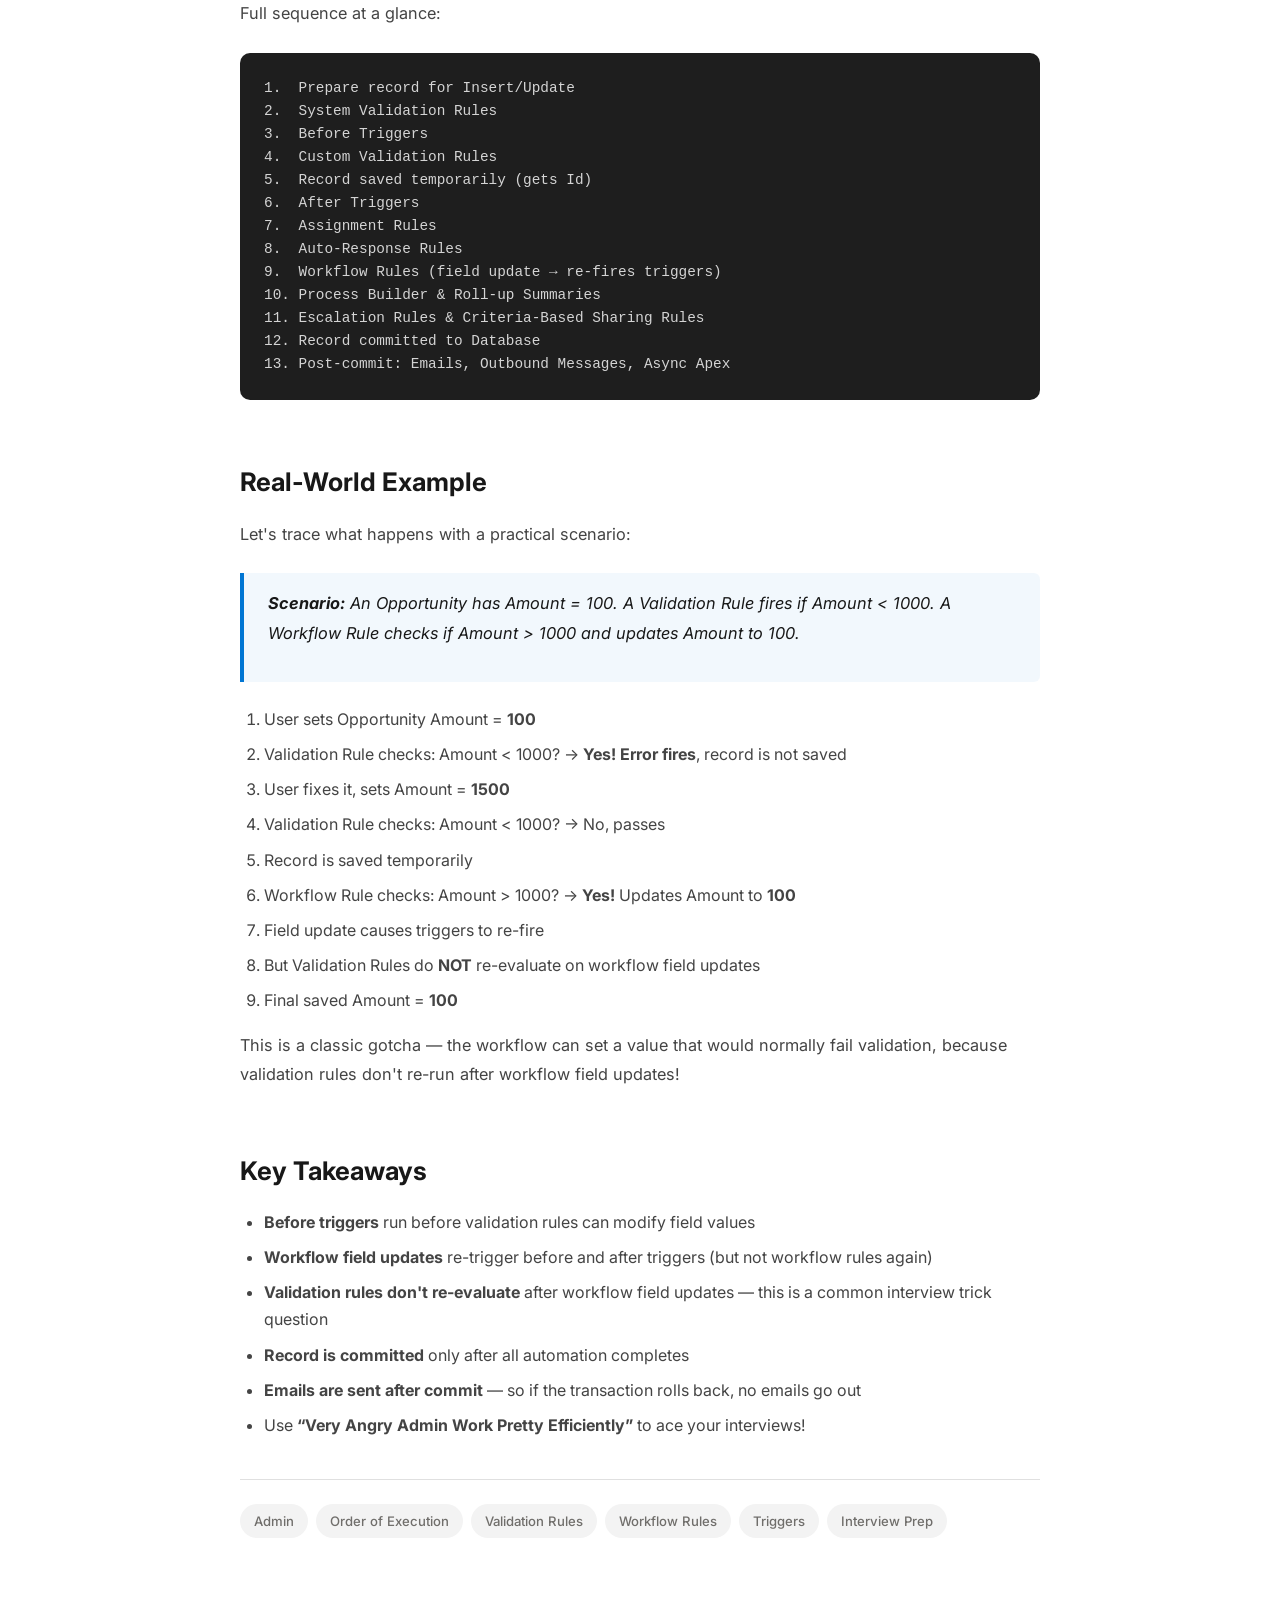
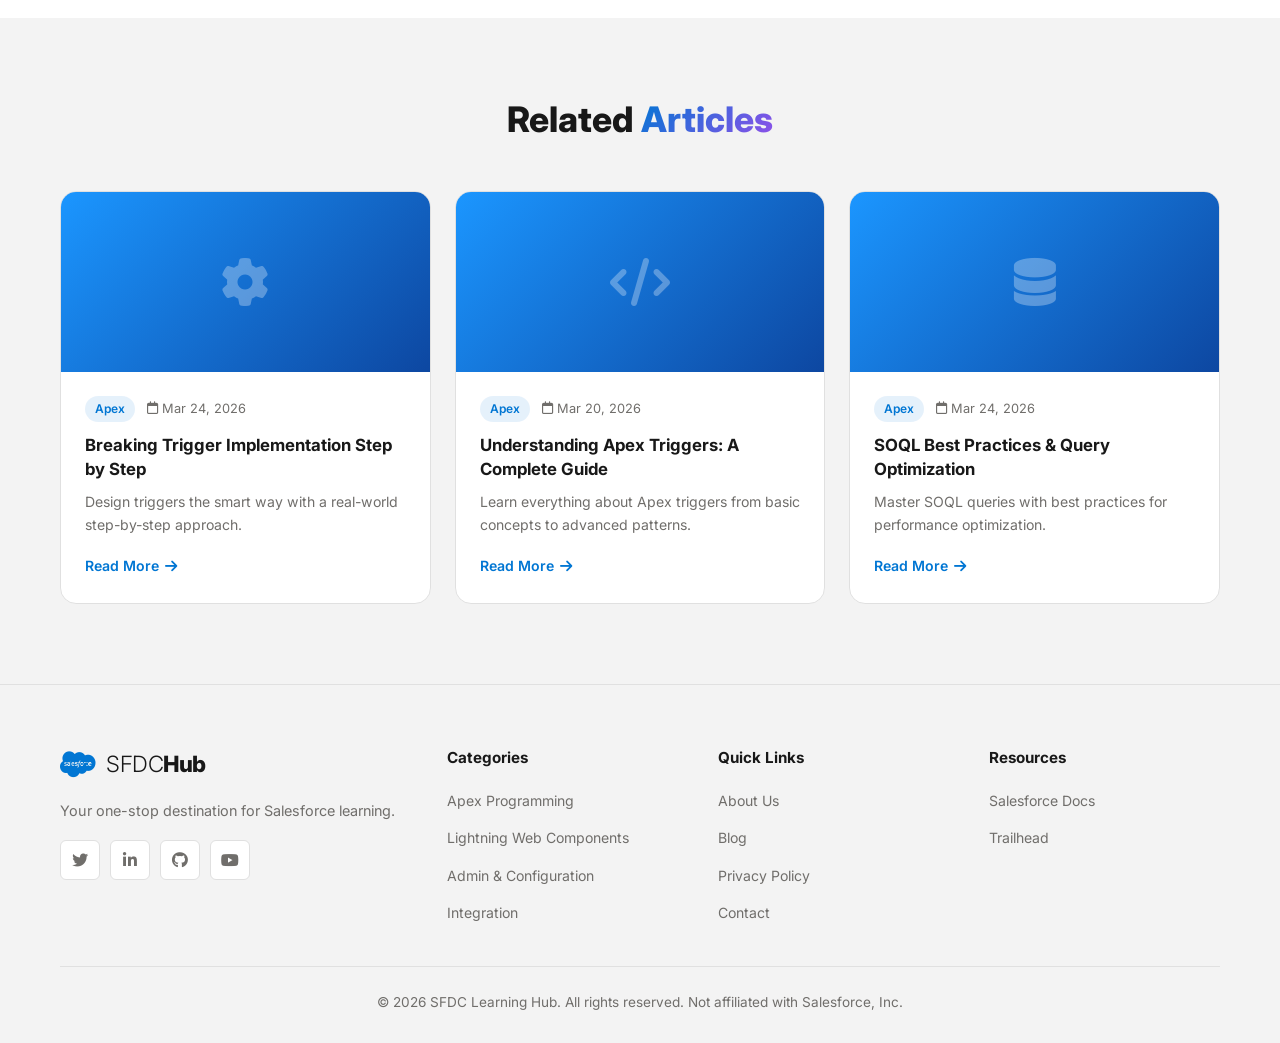
<file: posts/order-of-execution.html>
<!DOCTYPE html>
<html lang="en">
<head>
    <meta charset="UTF-8">
    <meta name="viewport" content="width=device-width, initial-scale=1.0">
    <title>Remember Order of Execution Like a Pro - SFDC Learning Hub</title>
    <meta name="description" content="Master the Salesforce Order of Execution with a simple mnemonic trick — Very Angry Admin Work Pretty Efficiently. Never forget the sequence again!">
    <link rel="stylesheet" href="../css/styles.css">
    <link rel="stylesheet" href="https://cdnjs.cloudflare.com/ajax/libs/font-awesome/6.5.1/css/all.min.css">
    <link href="https://fonts.googleapis.com/css2?family=Inter:wght@300;400;500;600;700;800&display=swap" rel="stylesheet">
</head>
<body>
    <!-- Header -->
    <header class="header" id="header">
        <div class="container">
            <div class="header-content">
                <a href="../index.html" class="logo">
                    <i class="fab fa-salesforce"></i>
                    <span>SFDC<strong>Hub</strong></span>
                </a>
                <nav class="nav" id="nav">
                    <ul class="nav-list">
                        <li><a href="../index.html" class="nav-link">Home</a></li>
                        <li class="dropdown">
                            <a href="../categories.html" class="nav-link">Categories <i class="fas fa-chevron-down"></i></a>
                            <ul class="dropdown-menu">
                                <li><a href="../categories.html#apex">Apex</a></li>
                                <li><a href="../categories.html#lwc">Lightning Web Components</a></li>
                                <li><a href="../categories.html#admin">Admin</a></li>
                                <li><a href="../categories.html#integration">Integration</a></li>
                                <li><a href="../categories.html#flows">Flows</a></li>
                                <li><a href="../categories.html#interview">Interview Prep</a></li>
                            </ul>
                        </li>
                        <li><a href="../blog.html" class="nav-link">Blog</a></li>
                        <li><a href="../about.html" class="nav-link">About</a></li>
                    </ul>
                </nav>
                <div class="header-actions">
                    <button class="search-toggle" id="searchToggle" aria-label="Toggle search"><i class="fas fa-search"></i></button>
                    <button class="theme-toggle" id="themeToggle" aria-label="Toggle theme"><i class="fas fa-moon"></i></button>
                    <button class="mobile-toggle" id="mobileToggle" aria-label="Toggle menu"><span></span><span></span><span></span></button>
                </div>
            </div>
            <div class="search-bar" id="searchBar">
                <div class="search-input-wrapper">
                    <i class="fas fa-search"></i>
                    <input type="text" placeholder="Search tutorials, guides, tips..." id="searchInput">
                    <button class="search-close" id="searchClose" aria-label="Close search" title="Close search"><i class="fas fa-times"></i></button>
                </div>
            </div>
        </div>
    </header>

    <!-- Post Hero -->
    <section class="post-hero">
        <div class="container">
            <div class="post-hero-content">
                <nav class="breadcrumb">
                    <a href="../index.html">Home</a>
                    <i class="fas fa-chevron-right"></i>
                    <a href="../blog.html">Blog</a>
                    <i class="fas fa-chevron-right"></i>
                    <a href="../categories.html#admin">Admin</a>
                    <i class="fas fa-chevron-right"></i>
                    <span>Order of Execution</span>
                </nav>
                <div class="post-meta u-post-meta-spaced">
                    <span class="post-category">Admin</span>
                    <span class="post-read"><i class="far fa-clock"></i> 6 min read</span>
                </div>
                <h1>Remember Order of Execution Like a Pro</h1>
                <div class="post-author u-post-author-spaced">
                    <div class="author-avatar">SH</div>
                    <div class="author-info">
                        <div class="name">SFDC Hub Team</div>
                        <div class="date">Published on March 24, 2026</div>
                    </div>
                </div>
            </div>
        </div>
    </section>

    <!-- Post Body -->
    <section class="post-body">

        <h2>What is Order of Execution?</h2>
        <p>When a record is saved in Salesforce (Insert or Update), Salesforce doesn't just save it directly. It runs through a specific <strong>sequence of operations</strong> in a defined order. This is called the <strong>Order of Execution</strong>. Understanding this sequence is critical for both Admins and Developers &mdash; it's one of the most asked interview questions!</p>

        <blockquote>
            <p>Use this mnemonic to remember: <strong>&ldquo;Very Angry Admin Work Pretty Efficiently&rdquo;</strong></p>
        </blockquote>

        <h2>The Complete Order of Execution</h2>

        <h3>1. Prepare the Record</h3>
        <p>Salesforce loads the original record from the database (for updates) or initializes a new record (for inserts) and prepares it for processing.</p>

        <h3>2. <strong>V</strong>ery &rarr; System Validation Rules</h3>
        <p>System-level validations run first &mdash; these are built-in checks like required fields, field formats, and field-length validation. You can't customize these; Salesforce handles them automatically.</p>

        <h3>3. Before Triggers Execute</h3>
        <p>All <code>before insert</code> and <code>before update</code> triggers fire. This is where developers can modify field values on the record <strong>before</strong> it's saved, without needing an extra DML operation.</p>

        <h3>4. Custom Validation Rules</h3>
        <p>Your custom validation rules run next. If any rule fails, Salesforce throws an error and stops the save process.</p>

        <h3>5. Record Gets Saved Temporarily</h3>
        <p>The record is saved to the database <strong>temporarily</strong> (not committed yet). The record now has an Id if it was a new insert.</p>

        <h3>6. After Triggers Execute</h3>
        <p>All <code>after insert</code> and <code>after update</code> triggers fire. The record is read-only in after triggers. Use these to update <em>related</em> records or perform cross-object logic.</p>

        <h3>7. <strong>A</strong>ngry &rarr; Assignment Rules</h3>
        <p>Assignment rules execute (e.g., Lead Assignment Rules, Case Assignment Rules) to automatically assign records to the right owner or queue.</p>

        <h3>8. <strong>A</strong>dmin &rarr; Auto-Response Rules</h3>
        <p>Auto-response rules fire next (e.g., automatic email responses for Web-to-Case or Web-to-Lead submissions).</p>

        <h3>9. <strong>W</strong>ork &rarr; Workflow Rules</h3>
        <p>Workflow rules evaluate and execute their actions. This is important:</p>
        <ul>
            <li>If a workflow has a <strong>field update</strong>, it modifies the record</li>
            <li>That field update causes <strong>before and after triggers to fire again!</strong></li>
            <li>However, Salesforce prevents infinite loops &mdash; workflow rules won't re-evaluate a second time</li>
        </ul>

        <h3>10. <strong>P</strong>retty &rarr; Process Builder</h3>
        <p>Process Builder processes execute. They can also trigger:</p>
        <ul>
            <li><strong>Roll-up Summary</strong> field recalculations</li>
            <li><strong>Grandparent Roll-up Summary</strong> recalculations (cross-object summaries)</li>
        </ul>

        <h3>11. <strong>E</strong>fficiently &rarr; Escalation Rules</h3>
        <p>Escalation rules evaluate, along with:</p>
        <ul>
            <li><strong>Criteria-based sharing rules</strong> &mdash; re-evaluate to grant/revoke record access</li>
        </ul>

        <h3>12. Record Gets Saved to Database</h3>
        <p>The record is <strong>committed</strong> to the database. It's now permanently saved.</p>

        <h3>13. After Commit Logic</h3>
        <p>Post-commit operations execute, such as:</p>
        <ul>
            <li>Sending <strong>email notifications</strong></li>
            <li>Executing <strong>outbound messages</strong></li>
            <li>Enqueuing <strong>async Apex</strong> (future methods, queueable)</li>
        </ul>

        <h2>The Mnemonic &mdash; Remember It Forever</h2>
        <p>Map each word to the execution step:</p>

        <pre><code>V - Very        &rarr; System Validation Rules
A - Angry       &rarr; Assignment Rules
A - Admin       &rarr; Auto-Response Rules
W - Work        &rarr; Workflow Rules (+ field update re-triggers!)
P - Pretty      &rarr; Process Builder (+ Roll-up Summaries)
E - Efficiently &rarr; Escalation Rules (+ Sharing Rules)</code></pre>

        <p>Full sequence at a glance:</p>

        <pre><code>1.  Prepare record for Insert/Update
2.  System Validation Rules
3.  Before Triggers
4.  Custom Validation Rules
5.  Record saved temporarily (gets Id)
6.  After Triggers
7.  Assignment Rules
8.  Auto-Response Rules
9.  Workflow Rules (field update &rarr; re-fires triggers)
10. Process Builder &amp; Roll-up Summaries
11. Escalation Rules &amp; Criteria-Based Sharing Rules
12. Record committed to Database
13. Post-commit: Emails, Outbound Messages, Async Apex</code></pre>

        <h2>Real-World Example</h2>
        <p>Let's trace what happens with a practical scenario:</p>

        <blockquote>
            <p><strong>Scenario:</strong> An Opportunity has Amount = 100. A Validation Rule fires if Amount &lt; 1000. A Workflow Rule checks if Amount &gt; 1000 and updates Amount to 100.</p>
        </blockquote>

        <ol>
            <li>User sets Opportunity Amount = <strong>100</strong></li>
            <li>Validation Rule checks: Amount &lt; 1000? &rarr; <strong>Yes! Error fires</strong>, record is not saved</li>
            <li>User fixes it, sets Amount = <strong>1500</strong></li>
            <li>Validation Rule checks: Amount &lt; 1000? &rarr; No, passes</li>
            <li>Record is saved temporarily</li>
            <li>Workflow Rule checks: Amount &gt; 1000? &rarr; <strong>Yes!</strong> Updates Amount to <strong>100</strong></li>
            <li>Field update causes triggers to re-fire</li>
            <li>But Validation Rules do <strong>NOT</strong> re-evaluate on workflow field updates</li>
            <li>Final saved Amount = <strong>100</strong></li>
        </ol>

        <p>This is a classic gotcha &mdash; the workflow can set a value that would normally fail validation, because validation rules don't re-run after workflow field updates!</p>

        <h2>Key Takeaways</h2>
        <ul>
            <li><strong>Before triggers</strong> run before validation rules can modify field values</li>
            <li><strong>Workflow field updates</strong> re-trigger before and after triggers (but not workflow rules again)</li>
            <li><strong>Validation rules don't re-evaluate</strong> after workflow field updates &mdash; this is a common interview trick question</li>
            <li><strong>Record is committed</strong> only after all automation completes</li>
            <li><strong>Emails are sent after commit</strong> &mdash; so if the transaction rolls back, no emails go out</li>
            <li>Use <strong>&ldquo;Very Angry Admin Work Pretty Efficiently&rdquo;</strong> to ace your interviews!</li>
        </ul>

        <!-- Tags -->
        <div class="post-tags">
            <a href="#">Admin</a>
            <a href="#">Order of Execution</a>
            <a href="#">Validation Rules</a>
            <a href="#">Workflow Rules</a>
            <a href="#">Triggers</a>
            <a href="#">Interview Prep</a>
        </div>
    </section>

    <!-- Related Posts -->
    <section class="section u-section-alt">
        <div class="container">
            <div class="section-header">
                <h2>Related <span class="gradient-text">Articles</span></h2>
            </div>
            <div class="posts-grid">
                <article class="post-card">
                    <div class="post-image">
                        <div class="post-image-placeholder bg-apex"><i class="fas fa-cog"></i></div>
                    </div>
                    <div class="post-content">
                        <div class="post-meta">
                            <span class="post-category">Apex</span>
                            <span class="post-date"><i class="far fa-calendar"></i> Mar 24, 2026</span>
                        </div>
                        <h3><a href="trigger-implementation-step-by-step.html">Breaking Trigger Implementation Step by Step</a></h3>
                        <p>Design triggers the smart way with a real-world step-by-step approach.</p>
                        <a href="trigger-implementation-step-by-step.html" class="read-more">Read More <i class="fas fa-arrow-right"></i></a>
                    </div>
                </article>
                <article class="post-card">
                    <div class="post-image">
                        <div class="post-image-placeholder bg-apex"><i class="fas fa-code"></i></div>
                    </div>
                    <div class="post-content">
                        <div class="post-meta">
                            <span class="post-category">Apex</span>
                            <span class="post-date"><i class="far fa-calendar"></i> Mar 20, 2026</span>
                        </div>
                        <h3><a href="../post.html">Understanding Apex Triggers: A Complete Guide</a></h3>
                        <p>Learn everything about Apex triggers from basic concepts to advanced patterns.</p>
                        <a href="../post.html" class="read-more">Read More <i class="fas fa-arrow-right"></i></a>
                    </div>
                </article>
                <article class="post-card">
                    <div class="post-image">
                        <div class="post-image-placeholder bg-apex"><i class="fas fa-database"></i></div>
                    </div>
                    <div class="post-content">
                        <div class="post-meta">
                            <span class="post-category">Apex</span>
                            <span class="post-date"><i class="far fa-calendar"></i> Mar 24, 2026</span>
                        </div>
                        <h3><a href="soql-best-practices.html">SOQL Best Practices & Query Optimization</a></h3>
                        <p>Master SOQL queries with best practices for performance optimization.</p>
                        <a href="soql-best-practices.html" class="read-more">Read More <i class="fas fa-arrow-right"></i></a>
                    </div>
                </article>
            </div>
        </div>
    </section>

    <!-- Footer -->
    <footer class="footer">
        <div class="container">
            <div class="footer-grid">
                <div class="footer-brand">
                    <a href="../index.html" class="logo"><i class="fab fa-salesforce"></i><span>SFDC<strong>Hub</strong></span></a>
                    <p>Your one-stop destination for Salesforce learning.</p>
                    <div class="social-links">
                        <a href="#" aria-label="Twitter"><i class="fab fa-twitter"></i></a>
                        <a href="#" aria-label="LinkedIn"><i class="fab fa-linkedin-in"></i></a>
                        <a href="#" aria-label="GitHub"><i class="fab fa-github"></i></a>
                        <a href="#" aria-label="YouTube"><i class="fab fa-youtube"></i></a>
                    </div>
                </div>
                <div class="footer-links">
                    <h4>Categories</h4>
                    <ul>
                        <li><a href="../categories.html#apex">Apex Programming</a></li>
                        <li><a href="../categories.html#lwc">Lightning Web Components</a></li>
                        <li><a href="../categories.html#admin">Admin & Configuration</a></li>
                        <li><a href="../categories.html#integration">Integration</a></li>
                    </ul>
                </div>
                <div class="footer-links">
                    <h4>Quick Links</h4>
                    <ul>
                        <li><a href="../about.html">About Us</a></li>
                        <li><a href="../blog.html">Blog</a></li>
                        <li><a href="#">Privacy Policy</a></li>
                        <li><a href="#">Contact</a></li>
                    </ul>
                </div>
                <div class="footer-links">
                    <h4>Resources</h4>
                    <ul>
                        <li><a href="https://developer.salesforce.com" target="_blank" rel="noopener">Salesforce Docs</a></li>
                        <li><a href="https://trailhead.salesforce.com" target="_blank" rel="noopener">Trailhead</a></li>
                    </ul>
                </div>
            </div>
            <div class="footer-bottom">
                <p>&copy; 2026 SFDC Learning Hub. All rights reserved. Not affiliated with Salesforce, Inc.</p>
            </div>
        </div>
    </footer>
    <script src="../js/main.js"></script>
</body>
</html>
</file>
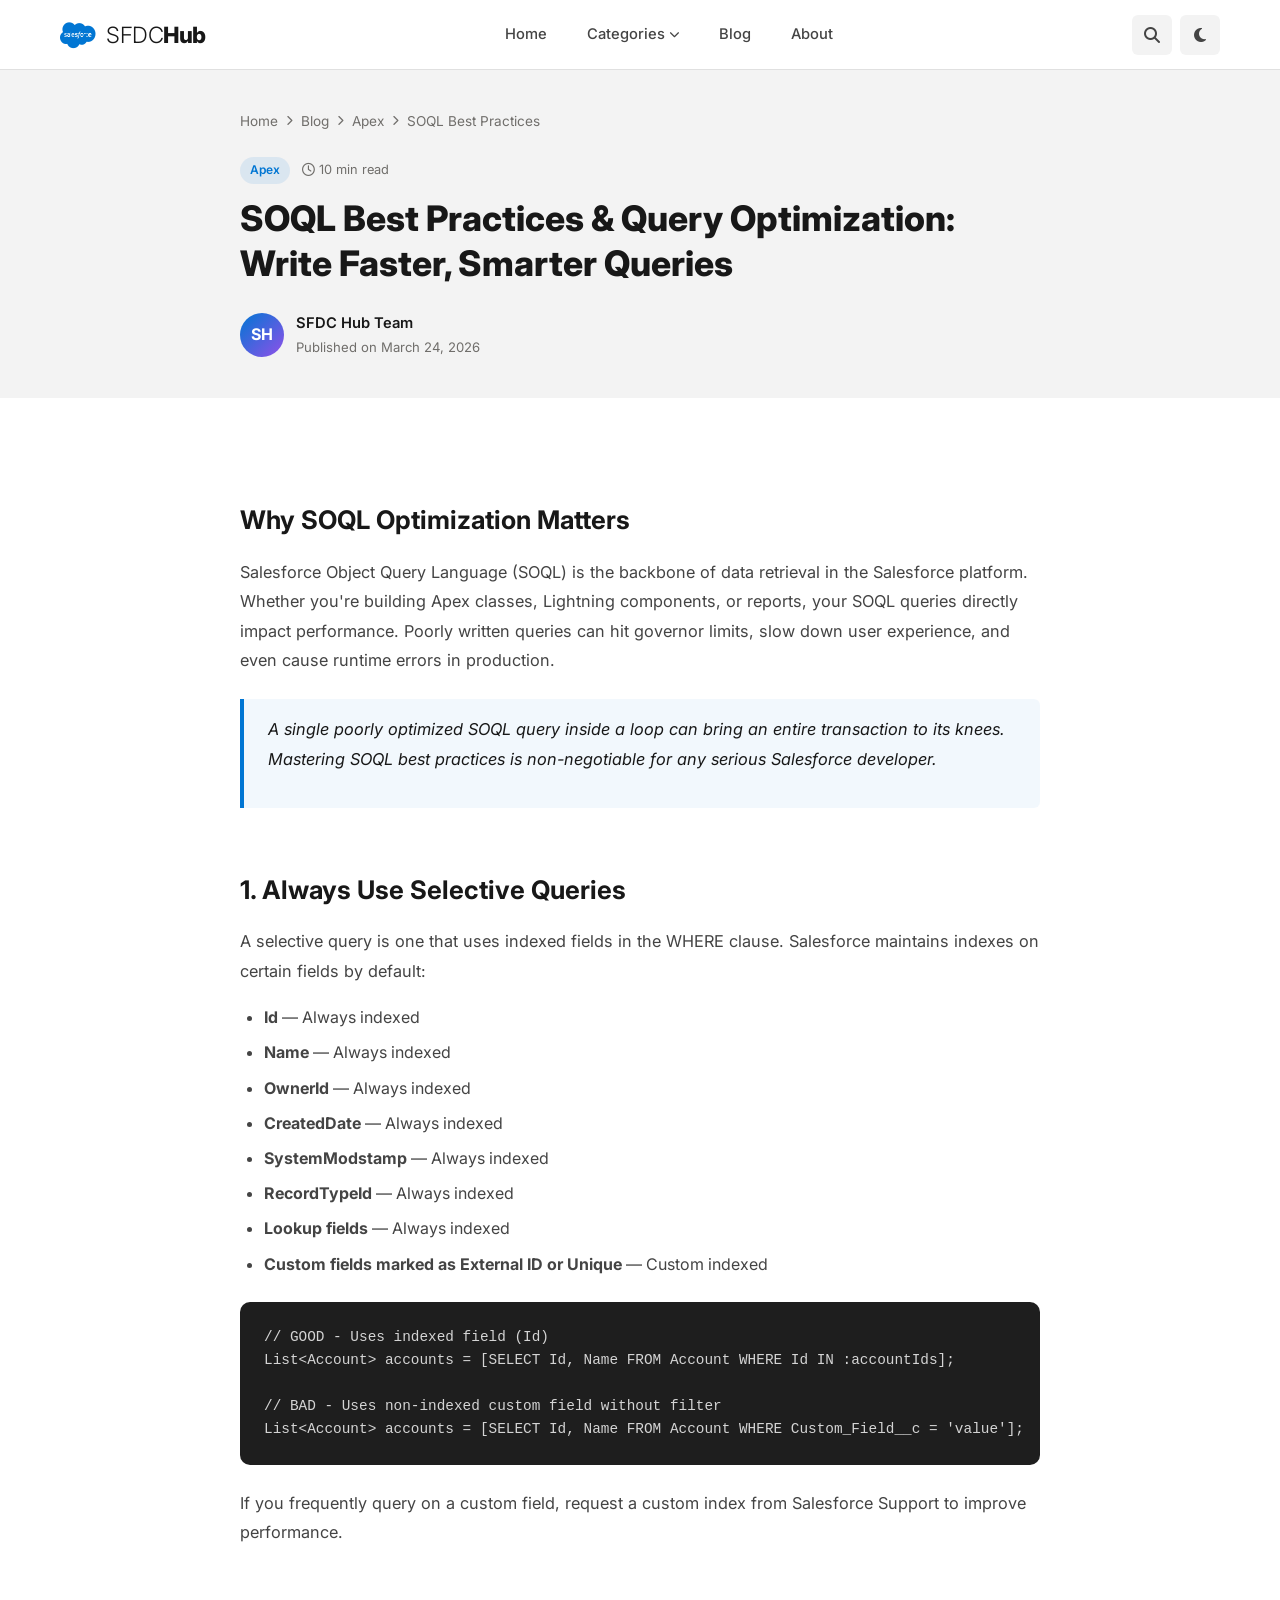
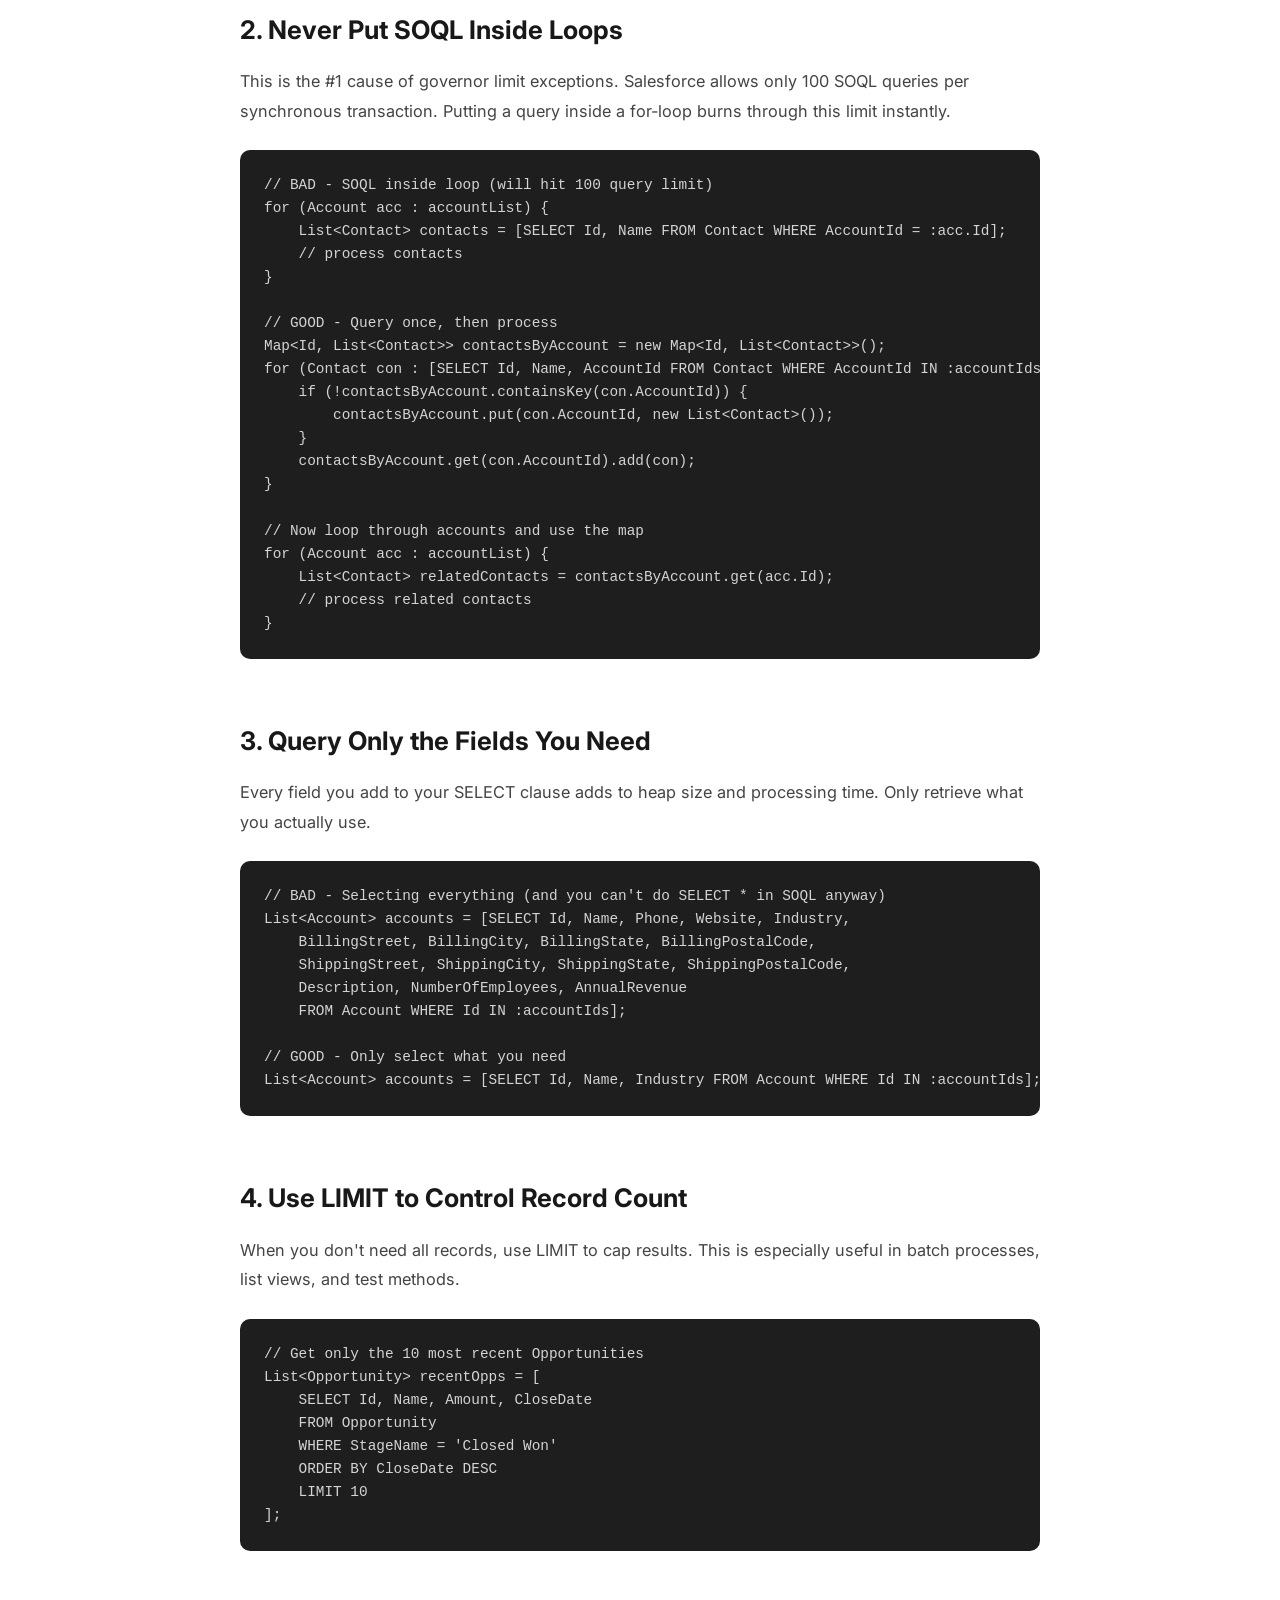
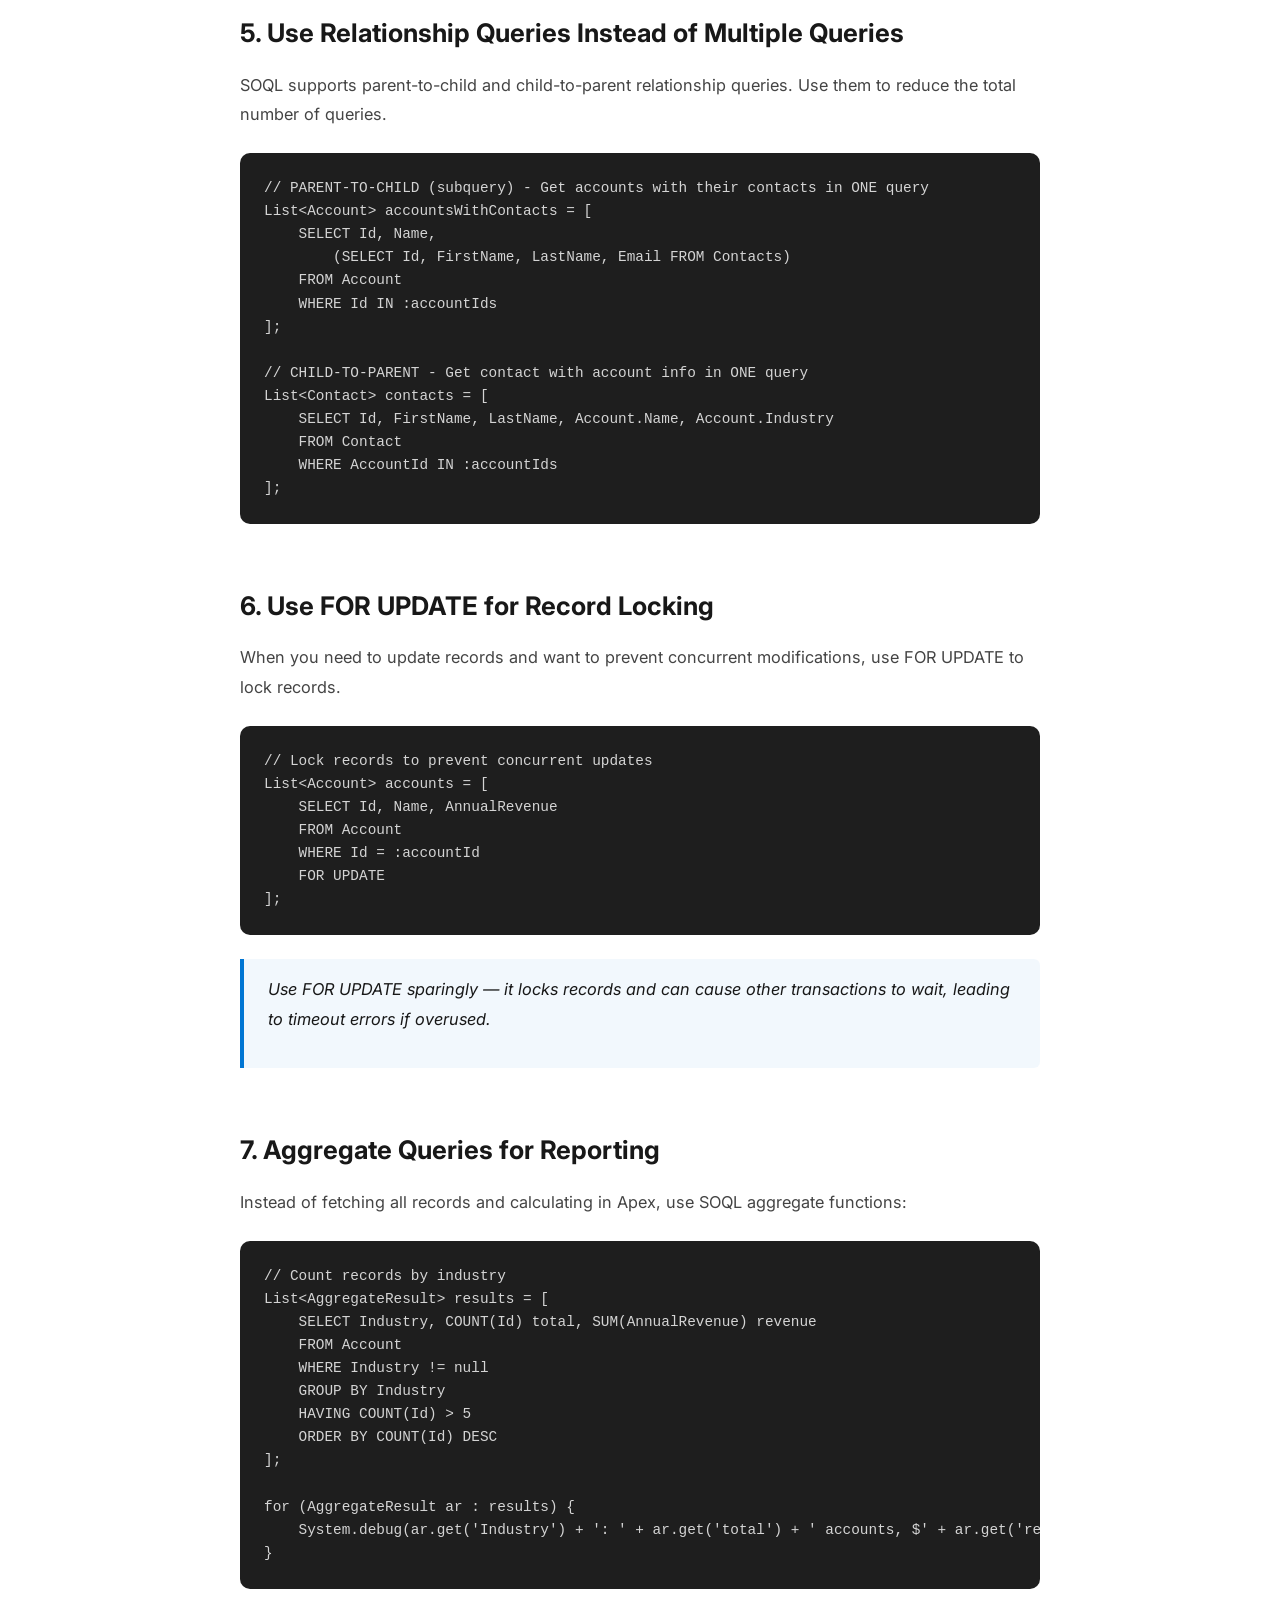
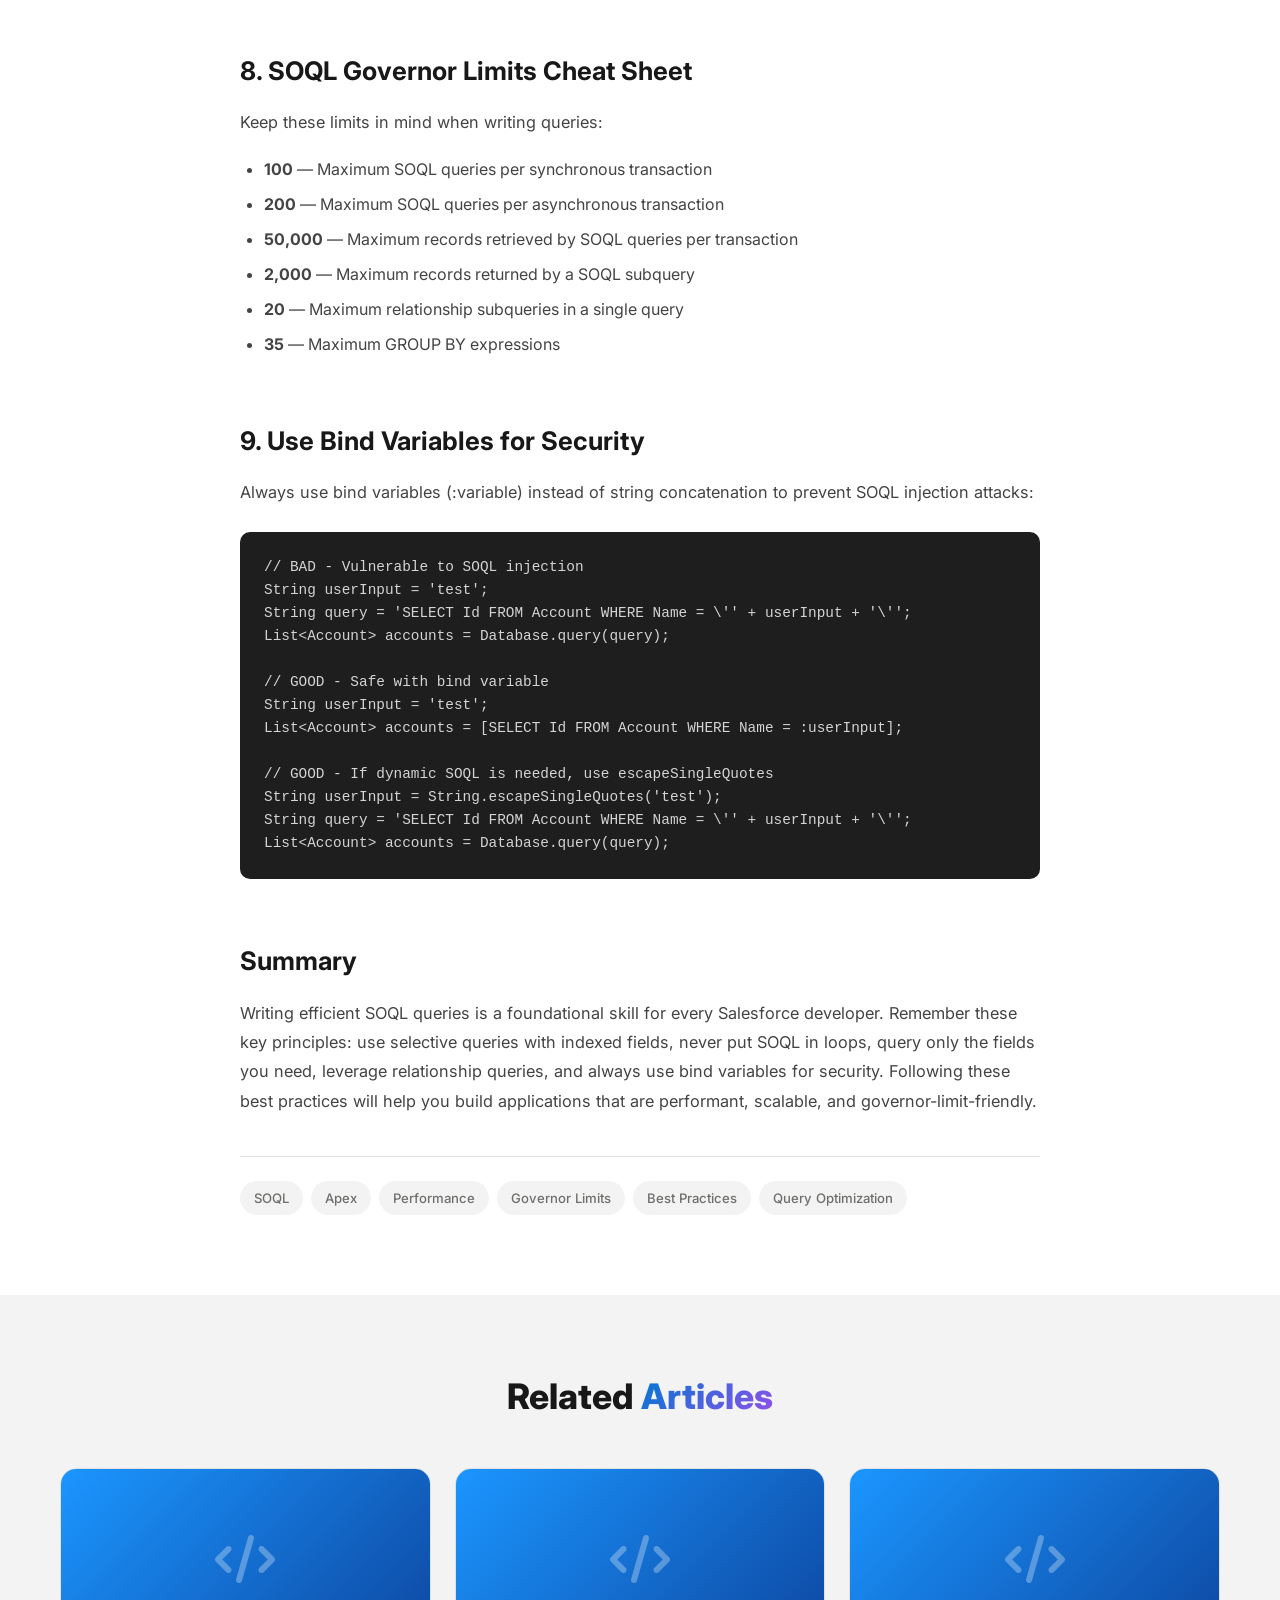
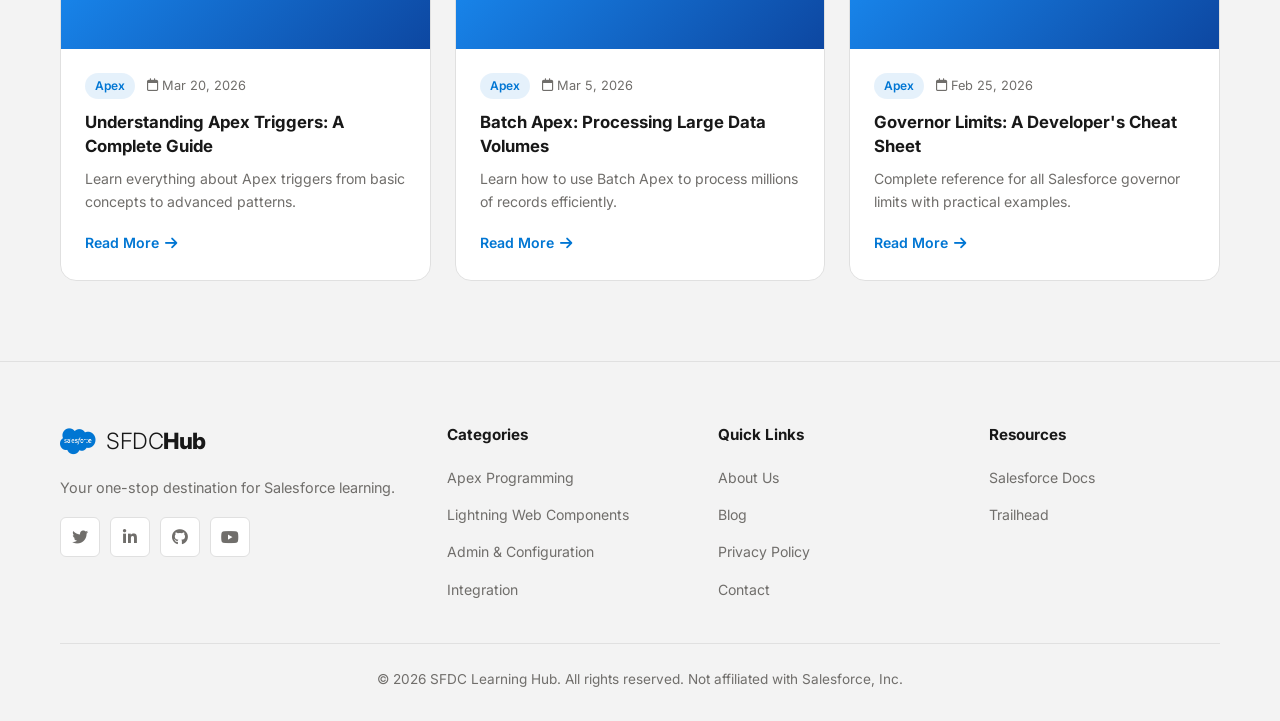
<file: posts/soql-best-practices.html>
<!DOCTYPE html>
<html lang="en">
<head>
    <meta charset="UTF-8">
    <meta name="viewport" content="width=device-width, initial-scale=1.0">
    <title>SOQL Best Practices & Query Optimization - SFDC Learning Hub</title>
    <meta name="description" content="Master SOQL queries with best practices for performance optimization, avoiding governor limits, and writing efficient queries in Salesforce.">
    <link rel="stylesheet" href="../css/styles.css">
    <link rel="stylesheet" href="https://cdnjs.cloudflare.com/ajax/libs/font-awesome/6.5.1/css/all.min.css">
    <link href="https://fonts.googleapis.com/css2?family=Inter:wght@300;400;500;600;700;800&display=swap" rel="stylesheet">
</head>
<body>
    <!-- Header -->
    <header class="header" id="header">
        <div class="container">
            <div class="header-content">
                <a href="../index.html" class="logo">
                    <i class="fab fa-salesforce"></i>
                    <span>SFDC<strong>Hub</strong></span>
                </a>
                <nav class="nav" id="nav">
                    <ul class="nav-list">
                        <li><a href="../index.html" class="nav-link">Home</a></li>
                        <li class="dropdown">
                            <a href="../categories.html" class="nav-link">Categories <i class="fas fa-chevron-down"></i></a>
                            <ul class="dropdown-menu">
                                <li><a href="../categories.html#apex">Apex</a></li>
                                <li><a href="../categories.html#lwc">Lightning Web Components</a></li>
                                <li><a href="../categories.html#admin">Admin</a></li>
                                <li><a href="../categories.html#integration">Integration</a></li>
                                <li><a href="../categories.html#flows">Flows</a></li>
                                <li><a href="../categories.html#interview">Interview Prep</a></li>
                            </ul>
                        </li>
                        <li><a href="../blog.html" class="nav-link">Blog</a></li>
                        <li><a href="../about.html" class="nav-link">About</a></li>
                    </ul>
                </nav>
                <div class="header-actions">
                    <button class="search-toggle" id="searchToggle" aria-label="Toggle search"><i class="fas fa-search"></i></button>
                    <button class="theme-toggle" id="themeToggle" aria-label="Toggle theme"><i class="fas fa-moon"></i></button>
                    <button class="mobile-toggle" id="mobileToggle" aria-label="Toggle menu"><span></span><span></span><span></span></button>
                </div>
            </div>
            <div class="search-bar" id="searchBar">
                <div class="search-input-wrapper">
                    <i class="fas fa-search"></i>
                    <input type="text" placeholder="Search tutorials, guides, tips..." id="searchInput">
                    <button class="search-close" id="searchClose" aria-label="Close search" title="Close search"><i class="fas fa-times"></i></button>
                </div>
            </div>
        </div>
    </header>

    <!-- Post Hero -->
    <section class="post-hero">
        <div class="container">
            <div class="post-hero-content">
                <nav class="breadcrumb">
                    <a href="../index.html">Home</a>
                    <i class="fas fa-chevron-right"></i>
                    <a href="../blog.html">Blog</a>
                    <i class="fas fa-chevron-right"></i>
                    <a href="../categories.html#apex">Apex</a>
                    <i class="fas fa-chevron-right"></i>
                    <span>SOQL Best Practices</span>
                </nav>
                <div class="post-meta u-post-meta-spaced">
                    <span class="post-category">Apex</span>
                    <span class="post-read"><i class="far fa-clock"></i> 10 min read</span>
                </div>
                <h1>SOQL Best Practices &amp; Query Optimization: Write Faster, Smarter Queries</h1>
                <div class="post-author u-post-author-spaced">
                    <div class="author-avatar">SH</div>
                    <div class="author-info">
                        <div class="name">SFDC Hub Team</div>
                        <div class="date">Published on March 24, 2026</div>
                    </div>
                </div>
            </div>
        </div>
    </section>

    <!-- Post Body -->
    <section class="post-body">

        <h2>Why SOQL Optimization Matters</h2>
        <p>Salesforce Object Query Language (SOQL) is the backbone of data retrieval in the Salesforce platform. Whether you're building Apex classes, Lightning components, or reports, your SOQL queries directly impact performance. Poorly written queries can hit governor limits, slow down user experience, and even cause runtime errors in production.</p>

        <blockquote>
            <p>A single poorly optimized SOQL query inside a loop can bring an entire transaction to its knees. Mastering SOQL best practices is non-negotiable for any serious Salesforce developer.</p>
        </blockquote>

        <h2>1. Always Use Selective Queries</h2>
        <p>A selective query is one that uses indexed fields in the WHERE clause. Salesforce maintains indexes on certain fields by default:</p>

        <ul>
            <li><strong>Id</strong> &mdash; Always indexed</li>
            <li><strong>Name</strong> &mdash; Always indexed</li>
            <li><strong>OwnerId</strong> &mdash; Always indexed</li>
            <li><strong>CreatedDate</strong> &mdash; Always indexed</li>
            <li><strong>SystemModstamp</strong> &mdash; Always indexed</li>
            <li><strong>RecordTypeId</strong> &mdash; Always indexed</li>
            <li><strong>Lookup fields</strong> &mdash; Always indexed</li>
            <li><strong>Custom fields marked as External ID or Unique</strong> &mdash; Custom indexed</li>
        </ul>

        <pre><code>// GOOD - Uses indexed field (Id)
List&lt;Account&gt; accounts = [SELECT Id, Name FROM Account WHERE Id IN :accountIds];

// BAD - Uses non-indexed custom field without filter
List&lt;Account&gt; accounts = [SELECT Id, Name FROM Account WHERE Custom_Field__c = 'value'];</code></pre>

        <p>If you frequently query on a custom field, request a custom index from Salesforce Support to improve performance.</p>

        <h2>2. Never Put SOQL Inside Loops</h2>
        <p>This is the #1 cause of governor limit exceptions. Salesforce allows only 100 SOQL queries per synchronous transaction. Putting a query inside a for-loop burns through this limit instantly.</p>

        <pre><code>// BAD - SOQL inside loop (will hit 100 query limit)
for (Account acc : accountList) {
    List&lt;Contact&gt; contacts = [SELECT Id, Name FROM Contact WHERE AccountId = :acc.Id];
    // process contacts
}

// GOOD - Query once, then process
Map&lt;Id, List&lt;Contact&gt;&gt; contactsByAccount = new Map&lt;Id, List&lt;Contact&gt;&gt;();
for (Contact con : [SELECT Id, Name, AccountId FROM Contact WHERE AccountId IN :accountIds]) {
    if (!contactsByAccount.containsKey(con.AccountId)) {
        contactsByAccount.put(con.AccountId, new List&lt;Contact&gt;());
    }
    contactsByAccount.get(con.AccountId).add(con);
}

// Now loop through accounts and use the map
for (Account acc : accountList) {
    List&lt;Contact&gt; relatedContacts = contactsByAccount.get(acc.Id);
    // process related contacts
}</code></pre>

        <h2>3. Query Only the Fields You Need</h2>
        <p>Every field you add to your SELECT clause adds to heap size and processing time. Only retrieve what you actually use.</p>

        <pre><code>// BAD - Selecting everything (and you can't do SELECT * in SOQL anyway)
List&lt;Account&gt; accounts = [SELECT Id, Name, Phone, Website, Industry, 
    BillingStreet, BillingCity, BillingState, BillingPostalCode,
    ShippingStreet, ShippingCity, ShippingState, ShippingPostalCode,
    Description, NumberOfEmployees, AnnualRevenue
    FROM Account WHERE Id IN :accountIds];

// GOOD - Only select what you need
List&lt;Account&gt; accounts = [SELECT Id, Name, Industry FROM Account WHERE Id IN :accountIds];</code></pre>

        <h2>4. Use LIMIT to Control Record Count</h2>
        <p>When you don't need all records, use LIMIT to cap results. This is especially useful in batch processes, list views, and test methods.</p>

        <pre><code>// Get only the 10 most recent Opportunities
List&lt;Opportunity&gt; recentOpps = [
    SELECT Id, Name, Amount, CloseDate 
    FROM Opportunity 
    WHERE StageName = 'Closed Won'
    ORDER BY CloseDate DESC 
    LIMIT 10
];</code></pre>

        <h2>5. Use Relationship Queries Instead of Multiple Queries</h2>
        <p>SOQL supports parent-to-child and child-to-parent relationship queries. Use them to reduce the total number of queries.</p>

        <pre><code>// PARENT-TO-CHILD (subquery) - Get accounts with their contacts in ONE query
List&lt;Account&gt; accountsWithContacts = [
    SELECT Id, Name, 
        (SELECT Id, FirstName, LastName, Email FROM Contacts)
    FROM Account 
    WHERE Id IN :accountIds
];

// CHILD-TO-PARENT - Get contact with account info in ONE query
List&lt;Contact&gt; contacts = [
    SELECT Id, FirstName, LastName, Account.Name, Account.Industry
    FROM Contact 
    WHERE AccountId IN :accountIds
];</code></pre>

        <h2>6. Use FOR UPDATE for Record Locking</h2>
        <p>When you need to update records and want to prevent concurrent modifications, use FOR UPDATE to lock records.</p>

        <pre><code>// Lock records to prevent concurrent updates
List&lt;Account&gt; accounts = [
    SELECT Id, Name, AnnualRevenue 
    FROM Account 
    WHERE Id = :accountId 
    FOR UPDATE
];</code></pre>

        <blockquote>
            <p>Use FOR UPDATE sparingly &mdash; it locks records and can cause other transactions to wait, leading to timeout errors if overused.</p>
        </blockquote>

        <h2>7. Aggregate Queries for Reporting</h2>
        <p>Instead of fetching all records and calculating in Apex, use SOQL aggregate functions:</p>

        <pre><code>// Count records by industry
List&lt;AggregateResult&gt; results = [
    SELECT Industry, COUNT(Id) total, SUM(AnnualRevenue) revenue
    FROM Account 
    WHERE Industry != null 
    GROUP BY Industry
    HAVING COUNT(Id) &gt; 5
    ORDER BY COUNT(Id) DESC
];

for (AggregateResult ar : results) {
    System.debug(ar.get('Industry') + ': ' + ar.get('total') + ' accounts, $' + ar.get('revenue'));
}</code></pre>

        <h2>8. SOQL Governor Limits Cheat Sheet</h2>
        <p>Keep these limits in mind when writing queries:</p>

        <ul>
            <li><strong>100</strong> &mdash; Maximum SOQL queries per synchronous transaction</li>
            <li><strong>200</strong> &mdash; Maximum SOQL queries per asynchronous transaction</li>
            <li><strong>50,000</strong> &mdash; Maximum records retrieved by SOQL queries per transaction</li>
            <li><strong>2,000</strong> &mdash; Maximum records returned by a SOQL subquery</li>
            <li><strong>20</strong> &mdash; Maximum relationship subqueries in a single query</li>
            <li><strong>35</strong> &mdash; Maximum GROUP BY expressions</li>
        </ul>

        <h2>9. Use Bind Variables for Security</h2>
        <p>Always use bind variables (:variable) instead of string concatenation to prevent SOQL injection attacks:</p>

        <pre><code>// BAD - Vulnerable to SOQL injection
String userInput = 'test';
String query = 'SELECT Id FROM Account WHERE Name = \'' + userInput + '\'';
List&lt;Account&gt; accounts = Database.query(query);

// GOOD - Safe with bind variable
String userInput = 'test';
List&lt;Account&gt; accounts = [SELECT Id FROM Account WHERE Name = :userInput];

// GOOD - If dynamic SOQL is needed, use escapeSingleQuotes
String userInput = String.escapeSingleQuotes('test');
String query = 'SELECT Id FROM Account WHERE Name = \'' + userInput + '\'';
List&lt;Account&gt; accounts = Database.query(query);</code></pre>

        <h2>Summary</h2>
        <p>Writing efficient SOQL queries is a foundational skill for every Salesforce developer. Remember these key principles: use selective queries with indexed fields, never put SOQL in loops, query only the fields you need, leverage relationship queries, and always use bind variables for security. Following these best practices will help you build applications that are performant, scalable, and governor-limit-friendly.</p>

        <!-- Tags -->
        <div class="post-tags">
            <a href="#">SOQL</a>
            <a href="#">Apex</a>
            <a href="#">Performance</a>
            <a href="#">Governor Limits</a>
            <a href="#">Best Practices</a>
            <a href="#">Query Optimization</a>
        </div>
    </section>

    <!-- Related Posts -->
    <section class="section u-section-alt">
        <div class="container">
            <div class="section-header">
                <h2>Related <span class="gradient-text">Articles</span></h2>
            </div>
            <div class="posts-grid">
                <article class="post-card">
                    <div class="post-image">
                        <div class="post-image-placeholder bg-apex"><i class="fas fa-code"></i></div>
                    </div>
                    <div class="post-content">
                        <div class="post-meta">
                            <span class="post-category">Apex</span>
                            <span class="post-date"><i class="far fa-calendar"></i> Mar 20, 2026</span>
                        </div>
                        <h3><a href="../post.html">Understanding Apex Triggers: A Complete Guide</a></h3>
                        <p>Learn everything about Apex triggers from basic concepts to advanced patterns.</p>
                        <a href="../post.html" class="read-more">Read More <i class="fas fa-arrow-right"></i></a>
                    </div>
                </article>
                <article class="post-card">
                    <div class="post-image">
                        <div class="post-image-placeholder bg-apex"><i class="fas fa-code"></i></div>
                    </div>
                    <div class="post-content">
                        <div class="post-meta">
                            <span class="post-category">Apex</span>
                            <span class="post-date"><i class="far fa-calendar"></i> Mar 5, 2026</span>
                        </div>
                        <h3><a href="../post.html">Batch Apex: Processing Large Data Volumes</a></h3>
                        <p>Learn how to use Batch Apex to process millions of records efficiently.</p>
                        <a href="../post.html" class="read-more">Read More <i class="fas fa-arrow-right"></i></a>
                    </div>
                </article>
                <article class="post-card">
                    <div class="post-image">
                        <div class="post-image-placeholder bg-apex"><i class="fas fa-code"></i></div>
                    </div>
                    <div class="post-content">
                        <div class="post-meta">
                            <span class="post-category">Apex</span>
                            <span class="post-date"><i class="far fa-calendar"></i> Feb 25, 2026</span>
                        </div>
                        <h3><a href="../post.html">Governor Limits: A Developer's Cheat Sheet</a></h3>
                        <p>Complete reference for all Salesforce governor limits with practical examples.</p>
                        <a href="../post.html" class="read-more">Read More <i class="fas fa-arrow-right"></i></a>
                    </div>
                </article>
            </div>
        </div>
    </section>

    <!-- Footer -->
    <footer class="footer">
        <div class="container">
            <div class="footer-grid">
                <div class="footer-brand">
                    <a href="../index.html" class="logo"><i class="fab fa-salesforce"></i><span>SFDC<strong>Hub</strong></span></a>
                    <p>Your one-stop destination for Salesforce learning.</p>
                    <div class="social-links">
                        <a href="#" aria-label="Twitter"><i class="fab fa-twitter"></i></a>
                        <a href="#" aria-label="LinkedIn"><i class="fab fa-linkedin-in"></i></a>
                        <a href="#" aria-label="GitHub"><i class="fab fa-github"></i></a>
                        <a href="#" aria-label="YouTube"><i class="fab fa-youtube"></i></a>
                    </div>
                </div>
                <div class="footer-links">
                    <h4>Categories</h4>
                    <ul>
                        <li><a href="../categories.html#apex">Apex Programming</a></li>
                        <li><a href="../categories.html#lwc">Lightning Web Components</a></li>
                        <li><a href="../categories.html#admin">Admin & Configuration</a></li>
                        <li><a href="../categories.html#integration">Integration</a></li>
                    </ul>
                </div>
                <div class="footer-links">
                    <h4>Quick Links</h4>
                    <ul>
                        <li><a href="../about.html">About Us</a></li>
                        <li><a href="../blog.html">Blog</a></li>
                        <li><a href="#">Privacy Policy</a></li>
                        <li><a href="#">Contact</a></li>
                    </ul>
                </div>
                <div class="footer-links">
                    <h4>Resources</h4>
                    <ul>
                        <li><a href="https://developer.salesforce.com" target="_blank" rel="noopener">Salesforce Docs</a></li>
                        <li><a href="https://trailhead.salesforce.com" target="_blank" rel="noopener">Trailhead</a></li>
                    </ul>
                </div>
            </div>
            <div class="footer-bottom">
                <p>&copy; 2026 SFDC Learning Hub. All rights reserved. Not affiliated with Salesforce, Inc.</p>
            </div>
        </div>
    </footer>
    <script src="../js/main.js"></script>
</body>
</html>
</file>
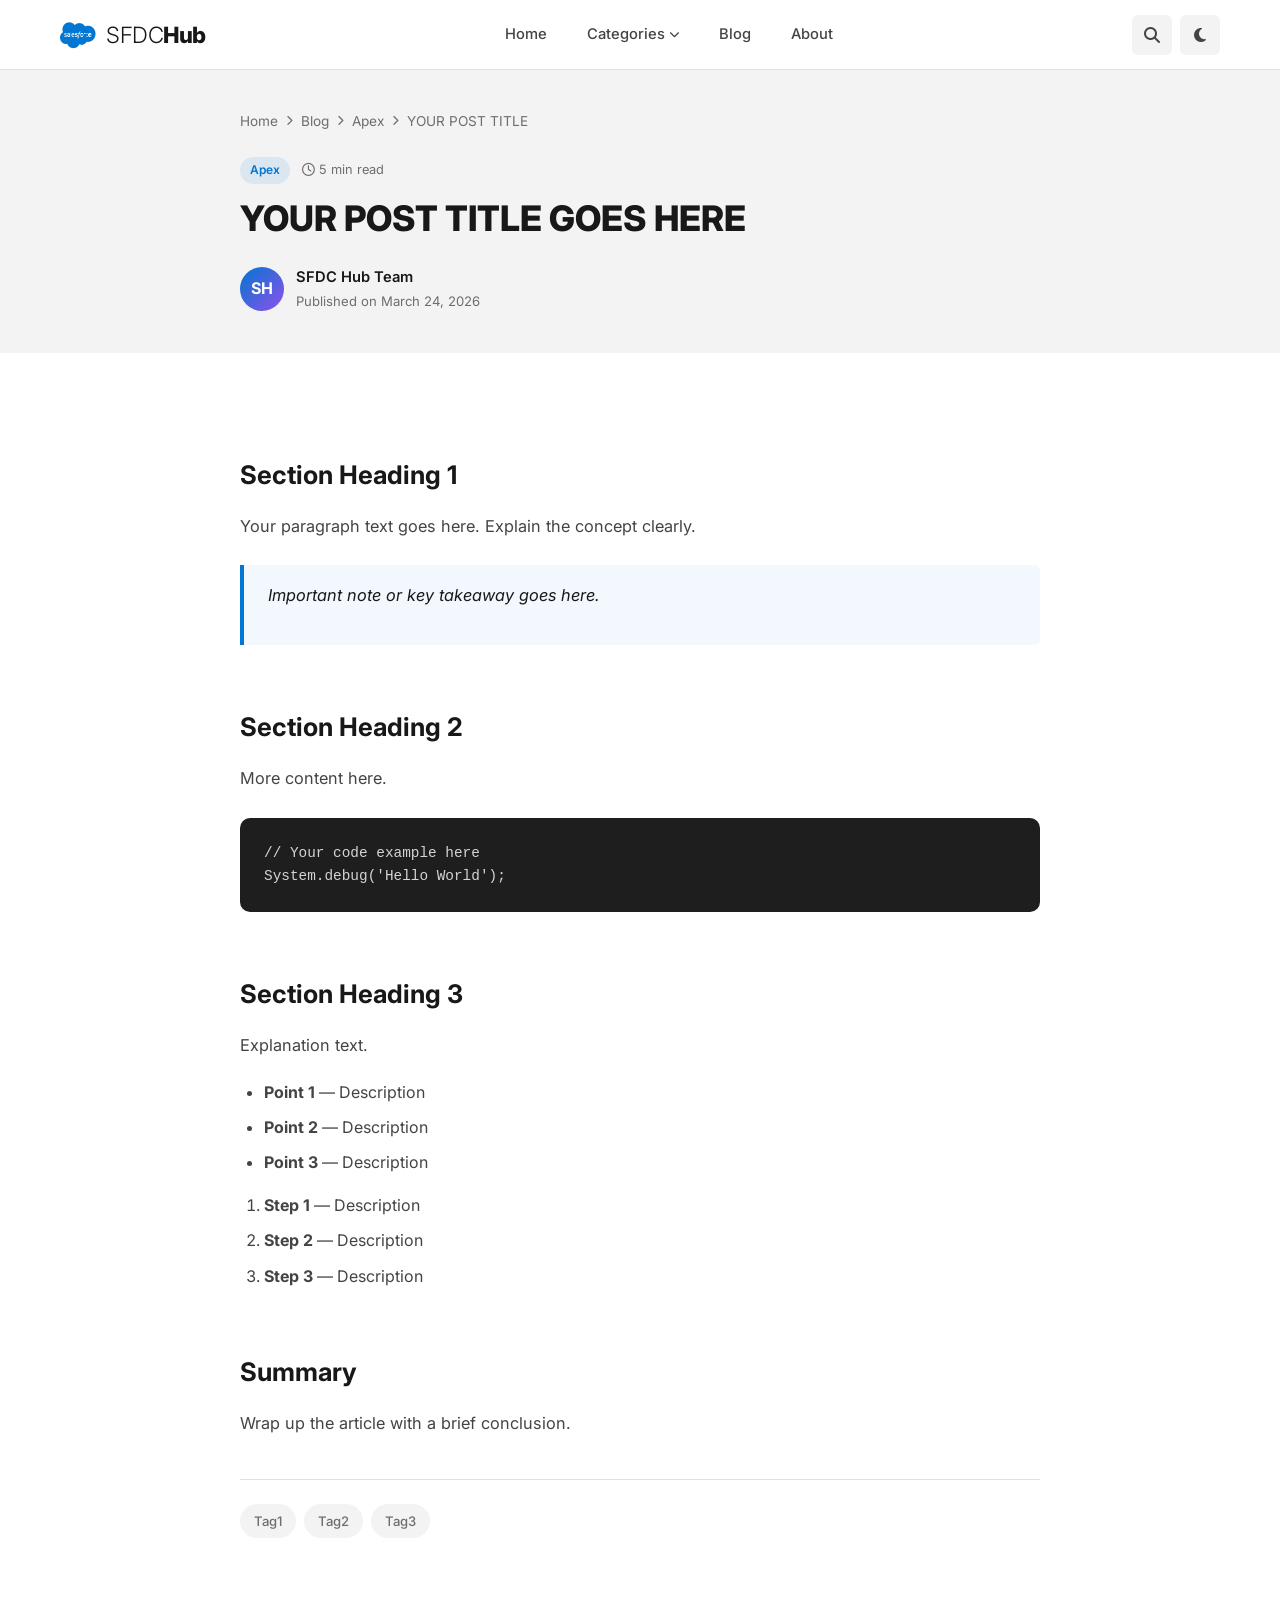
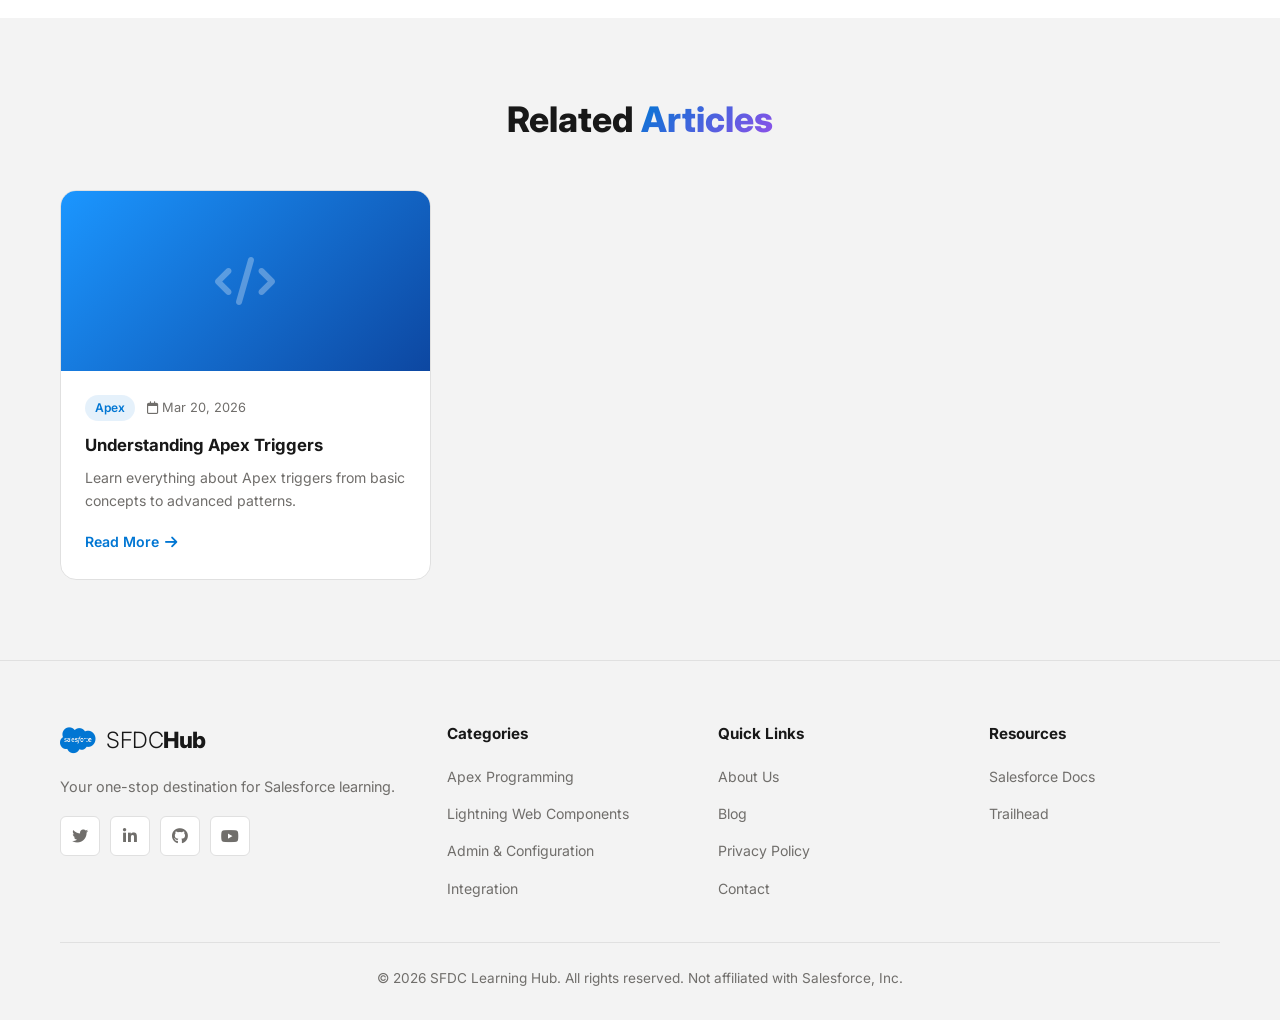
<file: posts/template.html>
<!DOCTYPE html>
<html lang="en">
<head>
    <meta charset="UTF-8">
    <meta name="viewport" content="width=device-width, initial-scale=1.0">
    <!-- STEP 1: Change the title below -->
    <title>YOUR POST TITLE - SFDC Learning Hub</title>
    <meta name="description" content="YOUR POST DESCRIPTION - 1-2 sentence summary for search engines">
    <link rel="stylesheet" href="../css/styles.css">
    <link rel="stylesheet" href="https://cdnjs.cloudflare.com/ajax/libs/font-awesome/6.5.1/css/all.min.css">
    <link href="https://fonts.googleapis.com/css2?family=Inter:wght@300;400;500;600;700;800&display=swap" rel="stylesheet">
</head>
<body>
    <!-- Header -->
    <header class="header" id="header">
        <div class="container">
            <div class="header-content">
                <a href="../index.html" class="logo">
                    <i class="fab fa-salesforce"></i>
                    <span>SFDC<strong>Hub</strong></span>
                </a>
                <nav class="nav" id="nav">
                    <ul class="nav-list">
                        <li><a href="../index.html" class="nav-link">Home</a></li>
                        <li class="dropdown">
                            <a href="../categories.html" class="nav-link">Categories <i class="fas fa-chevron-down"></i></a>
                            <ul class="dropdown-menu">
                                <li><a href="../categories.html#apex">Apex</a></li>
                                <li><a href="../categories.html#lwc">Lightning Web Components</a></li>
                                <li><a href="../categories.html#admin">Admin</a></li>
                                <li><a href="../categories.html#integration">Integration</a></li>
                                <li><a href="../categories.html#flows">Flows</a></li>
                                <li><a href="../categories.html#interview">Interview Prep</a></li>
                            </ul>
                        </li>
                        <li><a href="../blog.html" class="nav-link">Blog</a></li>
                        <li><a href="../about.html" class="nav-link">About</a></li>
                    </ul>
                </nav>
                <div class="header-actions">
                    <button class="search-toggle" id="searchToggle" aria-label="Toggle search"><i class="fas fa-search"></i></button>
                    <button class="theme-toggle" id="themeToggle" aria-label="Toggle theme"><i class="fas fa-moon"></i></button>
                    <button class="mobile-toggle" id="mobileToggle" aria-label="Toggle menu"><span></span><span></span><span></span></button>
                </div>
            </div>
            <div class="search-bar" id="searchBar">
                <div class="search-input-wrapper">
                    <i class="fas fa-search"></i>
                    <input type="text" placeholder="Search tutorials, guides, tips..." id="searchInput">
                    <button class="search-close" id="searchClose" aria-label="Close search" title="Close search"><i class="fas fa-times"></i></button>
                </div>
            </div>
        </div>
    </header>

    <!-- STEP 2: Update the breadcrumb, category, title, and date -->
    <section class="post-hero">
        <div class="container">
            <div class="post-hero-content">
                <nav class="breadcrumb">
                    <a href="../index.html">Home</a>
                    <i class="fas fa-chevron-right"></i>
                    <a href="../blog.html">Blog</a>
                    <i class="fas fa-chevron-right"></i>
                    <!-- Change category link and name -->
                    <a href="../categories.html#apex">Apex</a>
                    <i class="fas fa-chevron-right"></i>
                    <span>YOUR POST TITLE</span>
                </nav>
                <div class="post-meta u-post-meta-spaced">
                    <!-- Change category name -->
                    <span class="post-category">Apex</span>
                    <!-- Update reading time -->
                    <span class="post-read"><i class="far fa-clock"></i> 5 min read</span>
                </div>
                <!-- Change post title -->
                <h1>YOUR POST TITLE GOES HERE</h1>
                <div class="post-author u-post-author-spaced">
                    <div class="author-avatar">SH</div>
                    <div class="author-info">
                        <div class="name">SFDC Hub Team</div>
                        <!-- Update the date -->
                        <div class="date">Published on March 24, 2026</div>
                    </div>
                </div>
            </div>
        </div>
    </section>

    <!-- STEP 3: Write your article content below -->
    <section class="post-body">

        <h2>Section Heading 1</h2>
        <p>Your paragraph text goes here. Explain the concept clearly.</p>

        <!-- Use blockquote for important callouts -->
        <blockquote>
            <p>Important note or key takeaway goes here.</p>
        </blockquote>

        <h2>Section Heading 2</h2>
        <p>More content here.</p>

        <!-- Use this for code blocks -->
        <pre><code>// Your code example here
System.debug('Hello World');</code></pre>

        <h2>Section Heading 3</h2>
        <p>Explanation text.</p>

        <!-- Use this for bullet lists -->
        <ul>
            <li><strong>Point 1</strong> &mdash; Description</li>
            <li><strong>Point 2</strong> &mdash; Description</li>
            <li><strong>Point 3</strong> &mdash; Description</li>
        </ul>

        <!-- Use this for numbered lists -->
        <ol>
            <li><strong>Step 1</strong> &mdash; Description</li>
            <li><strong>Step 2</strong> &mdash; Description</li>
            <li><strong>Step 3</strong> &mdash; Description</li>
        </ol>

        <h2>Summary</h2>
        <p>Wrap up the article with a brief conclusion.</p>

        <!-- STEP 4: Update tags -->
        <div class="post-tags">
            <a href="#">Tag1</a>
            <a href="#">Tag2</a>
            <a href="#">Tag3</a>
        </div>
    </section>

    <!-- STEP 5: Update related posts (optional) -->
    <section class="section u-section-alt">
        <div class="container">
            <div class="section-header">
                <h2>Related <span class="gradient-text">Articles</span></h2>
            </div>
            <div class="posts-grid">
                <article class="post-card">
                    <div class="post-image">
                        <div class="post-image-placeholder bg-apex"><i class="fas fa-code"></i></div>
                    </div>
                    <div class="post-content">
                        <div class="post-meta">
                            <span class="post-category">Apex</span>
                            <span class="post-date"><i class="far fa-calendar"></i> Mar 20, 2026</span>
                        </div>
                        <h3><a href="../post.html">Understanding Apex Triggers</a></h3>
                        <p>Learn everything about Apex triggers from basic concepts to advanced patterns.</p>
                        <a href="../post.html" class="read-more">Read More <i class="fas fa-arrow-right"></i></a>
                    </div>
                </article>
            </div>
        </div>
    </section>

    <!-- Footer -->
    <footer class="footer">
        <div class="container">
            <div class="footer-grid">
                <div class="footer-brand">
                    <a href="../index.html" class="logo"><i class="fab fa-salesforce"></i><span>SFDC<strong>Hub</strong></span></a>
                    <p>Your one-stop destination for Salesforce learning.</p>
                    <div class="social-links">
                        <a href="#" aria-label="Twitter"><i class="fab fa-twitter"></i></a>
                        <a href="#" aria-label="LinkedIn"><i class="fab fa-linkedin-in"></i></a>
                        <a href="#" aria-label="GitHub"><i class="fab fa-github"></i></a>
                        <a href="#" aria-label="YouTube"><i class="fab fa-youtube"></i></a>
                    </div>
                </div>
                <div class="footer-links">
                    <h4>Categories</h4>
                    <ul>
                        <li><a href="../categories.html#apex">Apex Programming</a></li>
                        <li><a href="../categories.html#lwc">Lightning Web Components</a></li>
                        <li><a href="../categories.html#admin">Admin & Configuration</a></li>
                        <li><a href="../categories.html#integration">Integration</a></li>
                    </ul>
                </div>
                <div class="footer-links">
                    <h4>Quick Links</h4>
                    <ul>
                        <li><a href="../about.html">About Us</a></li>
                        <li><a href="../blog.html">Blog</a></li>
                        <li><a href="#">Privacy Policy</a></li>
                        <li><a href="#">Contact</a></li>
                    </ul>
                </div>
                <div class="footer-links">
                    <h4>Resources</h4>
                    <ul>
                        <li><a href="https://developer.salesforce.com" target="_blank" rel="noopener">Salesforce Docs</a></li>
                        <li><a href="https://trailhead.salesforce.com" target="_blank" rel="noopener">Trailhead</a></li>
                    </ul>
                </div>
            </div>
            <div class="footer-bottom">
                <p>&copy; 2026 SFDC Learning Hub. All rights reserved. Not affiliated with Salesforce, Inc.</p>
            </div>
        </div>
    </footer>
    <script src="../js/main.js"></script>
</body>
</html>
</file>
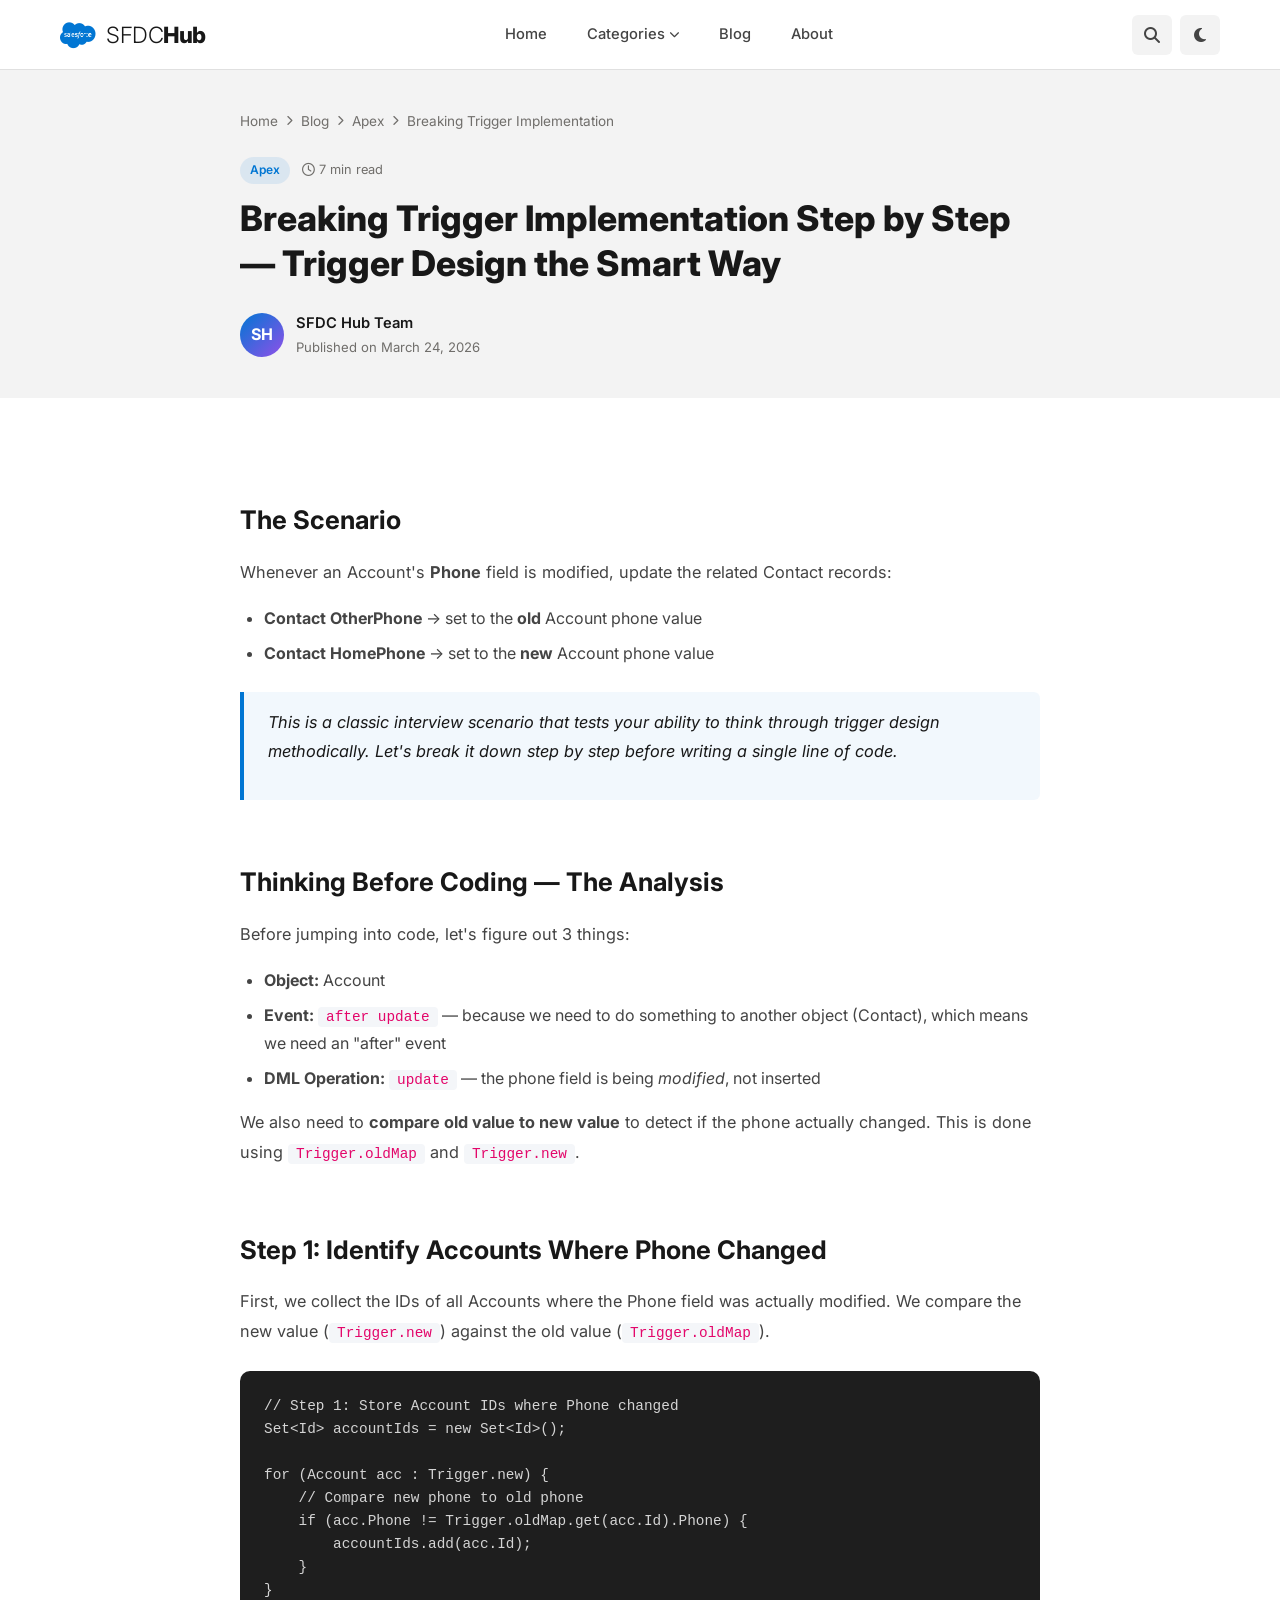
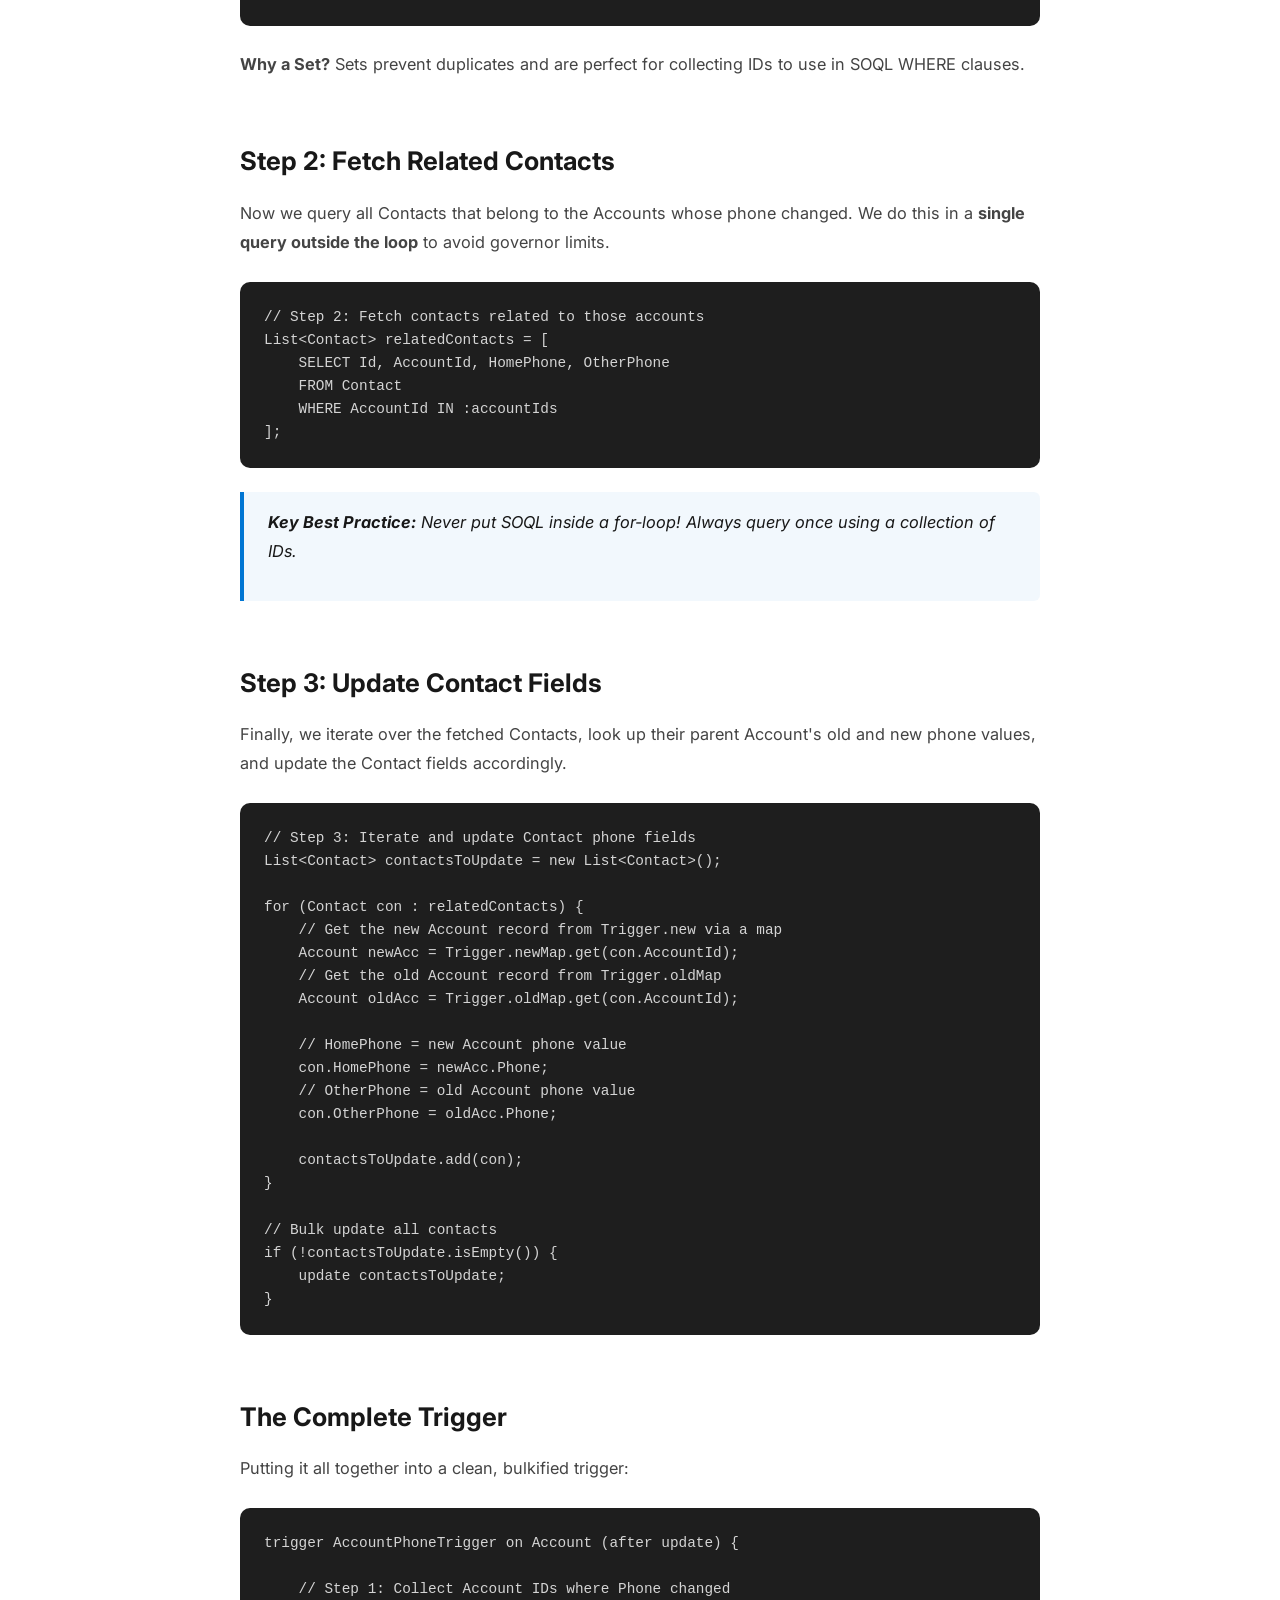
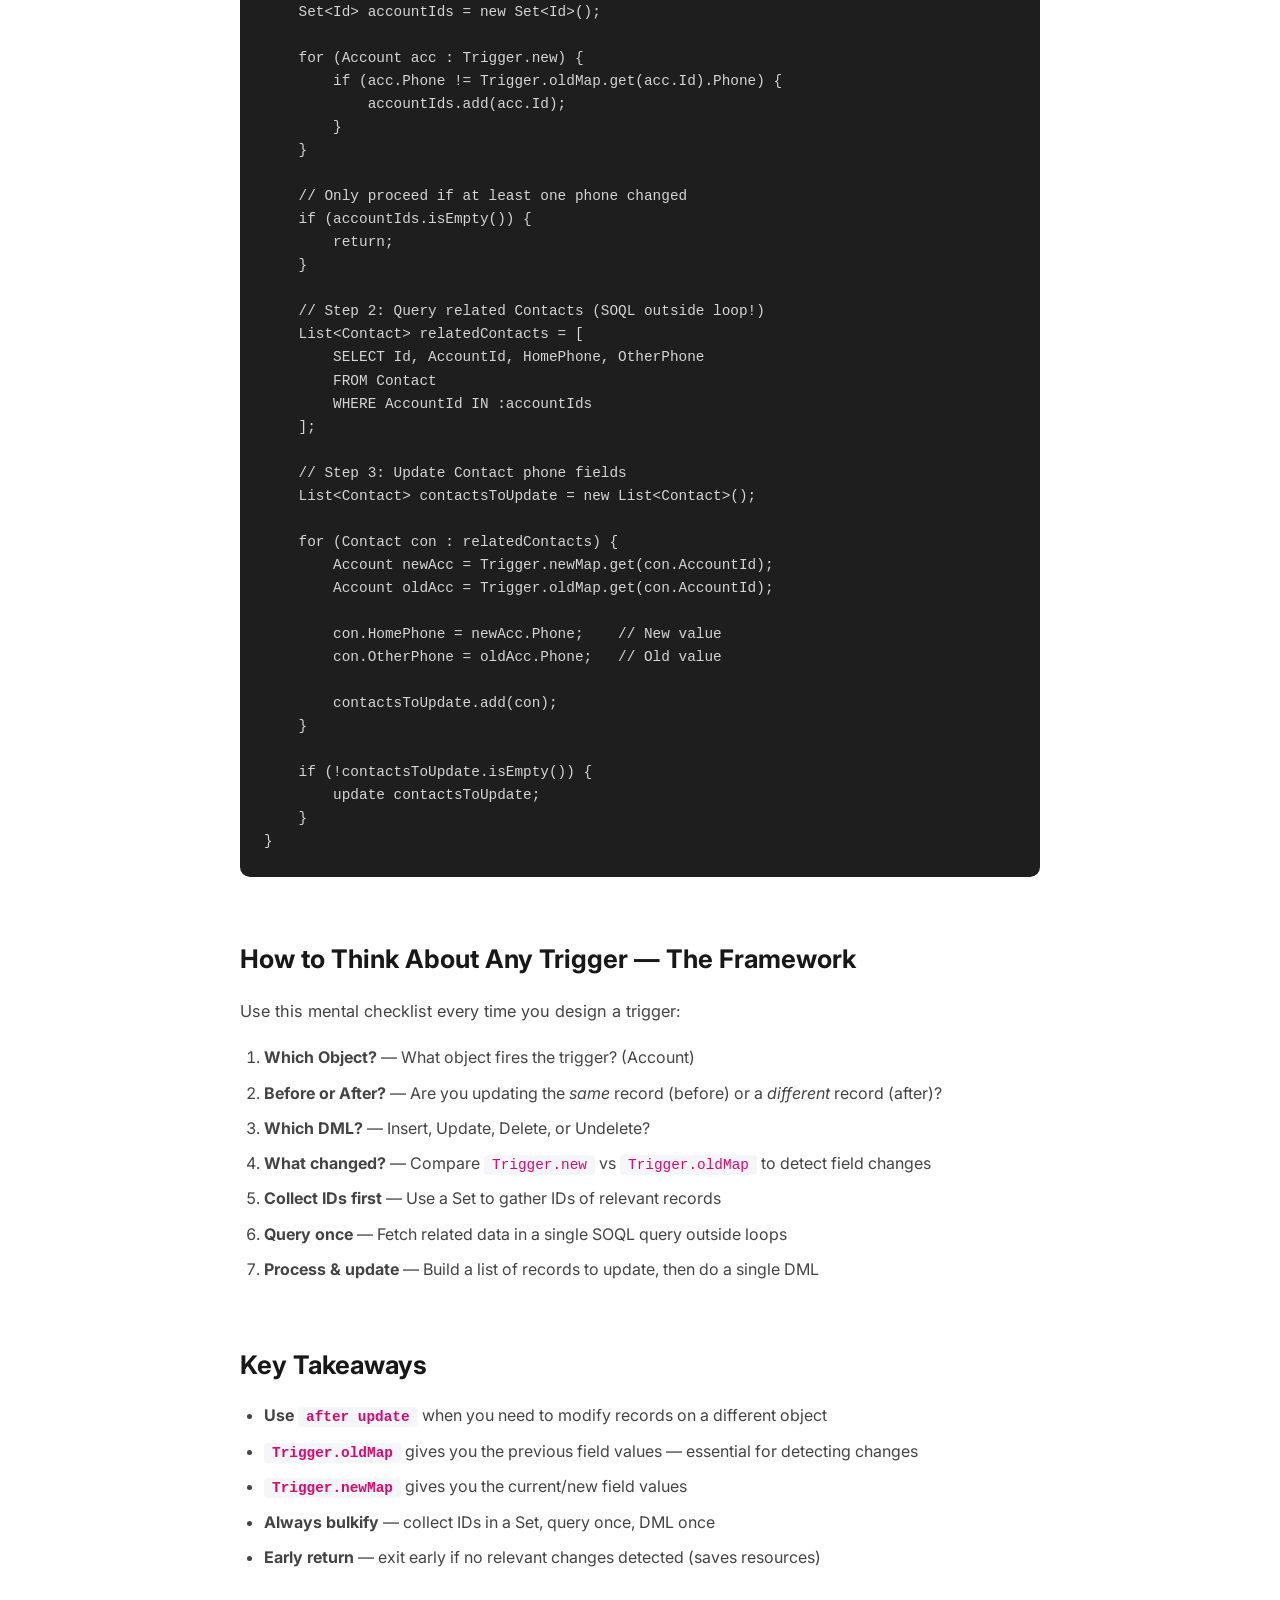
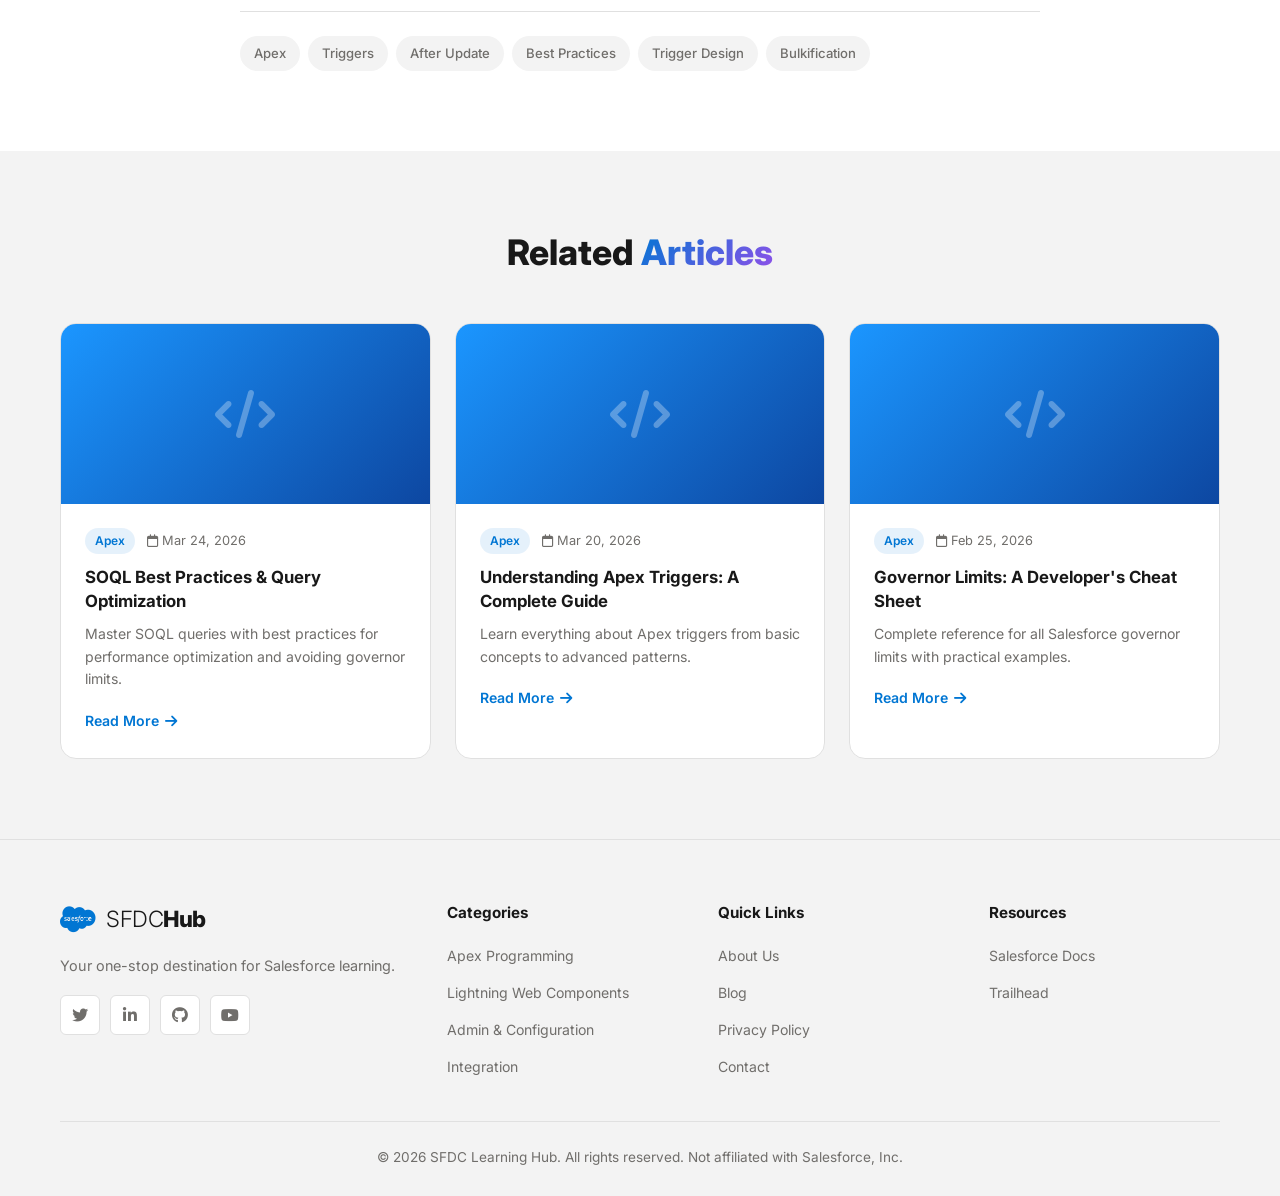
<file: posts/trigger-implementation-step-by-step.html>
<!DOCTYPE html>
<html lang="en">
<head>
    <meta charset="UTF-8">
    <meta name="viewport" content="width=device-width, initial-scale=1.0">
    <title>Breaking Trigger Implementation Step by Step - SFDC Learning Hub</title>
    <meta name="description" content="Learn how to design Apex triggers the smart way with a real-world scenario: syncing Account phone changes to related Contact records step by step.">
    <link rel="stylesheet" href="../css/styles.css">
    <link rel="stylesheet" href="https://cdnjs.cloudflare.com/ajax/libs/font-awesome/6.5.1/css/all.min.css">
    <link href="https://fonts.googleapis.com/css2?family=Inter:wght@300;400;500;600;700;800&display=swap" rel="stylesheet">
</head>
<body>
    <!-- Header -->
    <header class="header" id="header">
        <div class="container">
            <div class="header-content">
                <a href="../index.html" class="logo">
                    <i class="fab fa-salesforce"></i>
                    <span>SFDC<strong>Hub</strong></span>
                </a>
                <nav class="nav" id="nav">
                    <ul class="nav-list">
                        <li><a href="../index.html" class="nav-link">Home</a></li>
                        <li class="dropdown">
                            <a href="../categories.html" class="nav-link">Categories <i class="fas fa-chevron-down"></i></a>
                            <ul class="dropdown-menu">
                                <li><a href="../categories.html#apex">Apex</a></li>
                                <li><a href="../categories.html#lwc">Lightning Web Components</a></li>
                                <li><a href="../categories.html#admin">Admin</a></li>
                                <li><a href="../categories.html#integration">Integration</a></li>
                                <li><a href="../categories.html#flows">Flows</a></li>
                                <li><a href="../categories.html#interview">Interview Prep</a></li>
                            </ul>
                        </li>
                        <li><a href="../blog.html" class="nav-link">Blog</a></li>
                        <li><a href="../about.html" class="nav-link">About</a></li>
                    </ul>
                </nav>
                <div class="header-actions">
                    <button class="search-toggle" id="searchToggle" aria-label="Toggle search"><i class="fas fa-search"></i></button>
                    <button class="theme-toggle" id="themeToggle" aria-label="Toggle theme"><i class="fas fa-moon"></i></button>
                    <button class="mobile-toggle" id="mobileToggle" aria-label="Toggle menu"><span></span><span></span><span></span></button>
                </div>
            </div>
            <div class="search-bar" id="searchBar">
                <div class="search-input-wrapper">
                    <i class="fas fa-search"></i>
                    <input type="text" placeholder="Search tutorials, guides, tips..." id="searchInput">
                    <button class="search-close" id="searchClose" aria-label="Close search" title="Close search"><i class="fas fa-times"></i></button>
                </div>
            </div>
        </div>
    </header>

    <!-- Post Hero -->
    <section class="post-hero">
        <div class="container">
            <div class="post-hero-content">
                <nav class="breadcrumb">
                    <a href="../index.html">Home</a>
                    <i class="fas fa-chevron-right"></i>
                    <a href="../blog.html">Blog</a>
                    <i class="fas fa-chevron-right"></i>
                    <a href="../categories.html#apex">Apex</a>
                    <i class="fas fa-chevron-right"></i>
                    <span>Breaking Trigger Implementation</span>
                </nav>
                <div class="post-meta u-post-meta-spaced">
                    <span class="post-category">Apex</span>
                    <span class="post-read"><i class="far fa-clock"></i> 7 min read</span>
                </div>
                <h1>Breaking Trigger Implementation Step by Step &mdash; Trigger Design the Smart Way</h1>
                <div class="post-author u-post-author-spaced">
                    <div class="author-avatar">SH</div>
                    <div class="author-info">
                        <div class="name">SFDC Hub Team</div>
                        <div class="date">Published on March 24, 2026</div>
                    </div>
                </div>
            </div>
        </div>
    </section>

    <!-- Post Body -->
    <section class="post-body">

        <h2>The Scenario</h2>
        <p>Whenever an Account's <strong>Phone</strong> field is modified, update the related Contact records:</p>
        <ul>
            <li><strong>Contact OtherPhone</strong> &rarr; set to the <strong>old</strong> Account phone value</li>
            <li><strong>Contact HomePhone</strong> &rarr; set to the <strong>new</strong> Account phone value</li>
        </ul>

        <blockquote>
            <p>This is a classic interview scenario that tests your ability to think through trigger design methodically. Let's break it down step by step before writing a single line of code.</p>
        </blockquote>

        <h2>Thinking Before Coding &mdash; The Analysis</h2>
        <p>Before jumping into code, let's figure out 3 things:</p>

        <ul>
            <li><strong>Object:</strong> Account</li>
            <li><strong>Event:</strong> <code>after update</code> &mdash; because we need to do something to another object (Contact), which means we need an "after" event</li>
            <li><strong>DML Operation:</strong> <code>update</code> &mdash; the phone field is being <em>modified</em>, not inserted</li>
        </ul>

        <p>We also need to <strong>compare old value to new value</strong> to detect if the phone actually changed. This is done using <code>Trigger.oldMap</code> and <code>Trigger.new</code>.</p>

        <h2>Step 1: Identify Accounts Where Phone Changed</h2>
        <p>First, we collect the IDs of all Accounts where the Phone field was actually modified. We compare the new value (<code>Trigger.new</code>) against the old value (<code>Trigger.oldMap</code>).</p>

        <pre><code>// Step 1: Store Account IDs where Phone changed
Set&lt;Id&gt; accountIds = new Set&lt;Id&gt;();

for (Account acc : Trigger.new) {
    // Compare new phone to old phone
    if (acc.Phone != Trigger.oldMap.get(acc.Id).Phone) {
        accountIds.add(acc.Id);
    }
}</code></pre>

        <p><strong>Why a Set?</strong> Sets prevent duplicates and are perfect for collecting IDs to use in SOQL WHERE clauses.</p>

        <h2>Step 2: Fetch Related Contacts</h2>
        <p>Now we query all Contacts that belong to the Accounts whose phone changed. We do this in a <strong>single query outside the loop</strong> to avoid governor limits.</p>

        <pre><code>// Step 2: Fetch contacts related to those accounts
List&lt;Contact&gt; relatedContacts = [
    SELECT Id, AccountId, HomePhone, OtherPhone
    FROM Contact
    WHERE AccountId IN :accountIds
];</code></pre>

        <blockquote>
            <p><strong>Key Best Practice:</strong> Never put SOQL inside a for-loop! Always query once using a collection of IDs.</p>
        </blockquote>

        <h2>Step 3: Update Contact Fields</h2>
        <p>Finally, we iterate over the fetched Contacts, look up their parent Account's old and new phone values, and update the Contact fields accordingly.</p>

        <pre><code>// Step 3: Iterate and update Contact phone fields
List&lt;Contact&gt; contactsToUpdate = new List&lt;Contact&gt;();

for (Contact con : relatedContacts) {
    // Get the new Account record from Trigger.new via a map
    Account newAcc = Trigger.newMap.get(con.AccountId);
    // Get the old Account record from Trigger.oldMap
    Account oldAcc = Trigger.oldMap.get(con.AccountId);

    // HomePhone = new Account phone value
    con.HomePhone = newAcc.Phone;
    // OtherPhone = old Account phone value
    con.OtherPhone = oldAcc.Phone;

    contactsToUpdate.add(con);
}

// Bulk update all contacts
if (!contactsToUpdate.isEmpty()) {
    update contactsToUpdate;
}</code></pre>

        <h2>The Complete Trigger</h2>
        <p>Putting it all together into a clean, bulkified trigger:</p>

        <pre><code>trigger AccountPhoneTrigger on Account (after update) {

    // Step 1: Collect Account IDs where Phone changed
    Set&lt;Id&gt; accountIds = new Set&lt;Id&gt;();

    for (Account acc : Trigger.new) {
        if (acc.Phone != Trigger.oldMap.get(acc.Id).Phone) {
            accountIds.add(acc.Id);
        }
    }

    // Only proceed if at least one phone changed
    if (accountIds.isEmpty()) {
        return;
    }

    // Step 2: Query related Contacts (SOQL outside loop!)
    List&lt;Contact&gt; relatedContacts = [
        SELECT Id, AccountId, HomePhone, OtherPhone
        FROM Contact
        WHERE AccountId IN :accountIds
    ];

    // Step 3: Update Contact phone fields
    List&lt;Contact&gt; contactsToUpdate = new List&lt;Contact&gt;();

    for (Contact con : relatedContacts) {
        Account newAcc = Trigger.newMap.get(con.AccountId);
        Account oldAcc = Trigger.oldMap.get(con.AccountId);

        con.HomePhone = newAcc.Phone;    // New value
        con.OtherPhone = oldAcc.Phone;   // Old value

        contactsToUpdate.add(con);
    }

    if (!contactsToUpdate.isEmpty()) {
        update contactsToUpdate;
    }
}</code></pre>

        <h2>How to Think About Any Trigger &mdash; The Framework</h2>
        <p>Use this mental checklist every time you design a trigger:</p>

        <ol>
            <li><strong>Which Object?</strong> &mdash; What object fires the trigger? (Account)</li>
            <li><strong>Before or After?</strong> &mdash; Are you updating the <em>same</em> record (before) or a <em>different</em> record (after)?</li>
            <li><strong>Which DML?</strong> &mdash; Insert, Update, Delete, or Undelete?</li>
            <li><strong>What changed?</strong> &mdash; Compare <code>Trigger.new</code> vs <code>Trigger.oldMap</code> to detect field changes</li>
            <li><strong>Collect IDs first</strong> &mdash; Use a Set to gather IDs of relevant records</li>
            <li><strong>Query once</strong> &mdash; Fetch related data in a single SOQL query outside loops</li>
            <li><strong>Process &amp; update</strong> &mdash; Build a list of records to update, then do a single DML</li>
        </ol>

        <h2>Key Takeaways</h2>
        <ul>
            <li><strong>Use <code>after update</code></strong> when you need to modify records on a different object</li>
            <li><strong><code>Trigger.oldMap</code></strong> gives you the previous field values &mdash; essential for detecting changes</li>
            <li><strong><code>Trigger.newMap</code></strong> gives you the current/new field values</li>
            <li><strong>Always bulkify</strong> &mdash; collect IDs in a Set, query once, DML once</li>
            <li><strong>Early return</strong> &mdash; exit early if no relevant changes detected (saves resources)</li>
        </ul>

        <!-- Tags -->
        <div class="post-tags">
            <a href="#">Apex</a>
            <a href="#">Triggers</a>
            <a href="#">After Update</a>
            <a href="#">Best Practices</a>
            <a href="#">Trigger Design</a>
            <a href="#">Bulkification</a>
        </div>
    </section>

    <!-- Related Posts -->
    <section class="section u-section-alt">
        <div class="container">
            <div class="section-header">
                <h2>Related <span class="gradient-text">Articles</span></h2>
            </div>
            <div class="posts-grid">
                <article class="post-card">
                    <div class="post-image">
                        <div class="post-image-placeholder bg-apex"><i class="fas fa-code"></i></div>
                    </div>
                    <div class="post-content">
                        <div class="post-meta">
                            <span class="post-category">Apex</span>
                            <span class="post-date"><i class="far fa-calendar"></i> Mar 24, 2026</span>
                        </div>
                        <h3><a href="soql-best-practices.html">SOQL Best Practices & Query Optimization</a></h3>
                        <p>Master SOQL queries with best practices for performance optimization and avoiding governor limits.</p>
                        <a href="soql-best-practices.html" class="read-more">Read More <i class="fas fa-arrow-right"></i></a>
                    </div>
                </article>
                <article class="post-card">
                    <div class="post-image">
                        <div class="post-image-placeholder bg-apex"><i class="fas fa-code"></i></div>
                    </div>
                    <div class="post-content">
                        <div class="post-meta">
                            <span class="post-category">Apex</span>
                            <span class="post-date"><i class="far fa-calendar"></i> Mar 20, 2026</span>
                        </div>
                        <h3><a href="../post.html">Understanding Apex Triggers: A Complete Guide</a></h3>
                        <p>Learn everything about Apex triggers from basic concepts to advanced patterns.</p>
                        <a href="../post.html" class="read-more">Read More <i class="fas fa-arrow-right"></i></a>
                    </div>
                </article>
                <article class="post-card">
                    <div class="post-image">
                        <div class="post-image-placeholder bg-apex"><i class="fas fa-code"></i></div>
                    </div>
                    <div class="post-content">
                        <div class="post-meta">
                            <span class="post-category">Apex</span>
                            <span class="post-date"><i class="far fa-calendar"></i> Feb 25, 2026</span>
                        </div>
                        <h3><a href="../post.html">Governor Limits: A Developer's Cheat Sheet</a></h3>
                        <p>Complete reference for all Salesforce governor limits with practical examples.</p>
                        <a href="../post.html" class="read-more">Read More <i class="fas fa-arrow-right"></i></a>
                    </div>
                </article>
            </div>
        </div>
    </section>

    <!-- Footer -->
    <footer class="footer">
        <div class="container">
            <div class="footer-grid">
                <div class="footer-brand">
                    <a href="../index.html" class="logo"><i class="fab fa-salesforce"></i><span>SFDC<strong>Hub</strong></span></a>
                    <p>Your one-stop destination for Salesforce learning.</p>
                    <div class="social-links">
                        <a href="#" aria-label="Twitter"><i class="fab fa-twitter"></i></a>
                        <a href="#" aria-label="LinkedIn"><i class="fab fa-linkedin-in"></i></a>
                        <a href="#" aria-label="GitHub"><i class="fab fa-github"></i></a>
                        <a href="#" aria-label="YouTube"><i class="fab fa-youtube"></i></a>
                    </div>
                </div>
                <div class="footer-links">
                    <h4>Categories</h4>
                    <ul>
                        <li><a href="../categories.html#apex">Apex Programming</a></li>
                        <li><a href="../categories.html#lwc">Lightning Web Components</a></li>
                        <li><a href="../categories.html#admin">Admin & Configuration</a></li>
                        <li><a href="../categories.html#integration">Integration</a></li>
                    </ul>
                </div>
                <div class="footer-links">
                    <h4>Quick Links</h4>
                    <ul>
                        <li><a href="../about.html">About Us</a></li>
                        <li><a href="../blog.html">Blog</a></li>
                        <li><a href="#">Privacy Policy</a></li>
                        <li><a href="#">Contact</a></li>
                    </ul>
                </div>
                <div class="footer-links">
                    <h4>Resources</h4>
                    <ul>
                        <li><a href="https://developer.salesforce.com" target="_blank" rel="noopener">Salesforce Docs</a></li>
                        <li><a href="https://trailhead.salesforce.com" target="_blank" rel="noopener">Trailhead</a></li>
                    </ul>
                </div>
            </div>
            <div class="footer-bottom">
                <p>&copy; 2026 SFDC Learning Hub. All rights reserved. Not affiliated with Salesforce, Inc.</p>
            </div>
        </div>
    </footer>
    <script src="../js/main.js"></script>
</body>
</html>
</file>
<file: css/styles.css>
/* ==========================================
   CSS Variables & Reset
   ========================================== */
:root {
    --primary: #0176D3;
    --primary-dark: #014486;
    --primary-light: #1B96FF;
    --secondary: #FF6B35;
    --accent-green: #2E844A;
    --accent-purple: #9050E9;
    --accent-pink: #E3066A;
    --accent-orange: #DD7A01;

    --bg-primary: #FFFFFF;
    --bg-secondary: #F3F3F3;
    --bg-tertiary: #E5E5E5;
    --bg-card: #FFFFFF;
    --bg-code: #F4F6F9;

    --text-primary: #181818;
    --text-secondary: #444444;
    --text-muted: #706E6B;
    --text-inverse: #FFFFFF;

    --border-color: #E0E0E0;
    --shadow-sm: 0 1px 3px rgba(0, 0, 0, 0.08);
    --shadow-md: 0 4px 12px rgba(0, 0, 0, 0.1);
    --shadow-lg: 0 8px 30px rgba(0, 0, 0, 0.12);
    --shadow-xl: 0 20px 60px rgba(0, 0, 0, 0.15);

    --radius-sm: 6px;
    --radius-md: 10px;
    --radius-lg: 16px;
    --radius-xl: 24px;
    --radius-full: 50px;

    --transition: 0.3s ease;
    --font-family: 'Inter', -apple-system, BlinkMacSystemFont, 'Segoe UI', sans-serif;

    --header-height: 70px;
    --container-max: 1200px;
}

/* Dark Theme */
[data-theme="dark"] {
    --bg-primary: #0F1923;
    --bg-secondary: #162231;
    --bg-tertiary: #1E2D3D;
    --bg-card: #1A2938;
    --bg-code: #162231;

    --text-primary: #F0F0F0;
    --text-secondary: #C9C9C9;
    --text-muted: #8B9DB3;

    --border-color: #2A3A4A;
    --shadow-sm: 0 1px 3px rgba(0, 0, 0, 0.3);
    --shadow-md: 0 4px 12px rgba(0, 0, 0, 0.4);
    --shadow-lg: 0 8px 30px rgba(0, 0, 0, 0.5);
    --shadow-xl: 0 20px 60px rgba(0, 0, 0, 0.6);
}

/* Reset */
*, *::before, *::after {
    margin: 0;
    padding: 0;
    box-sizing: border-box;
}

html {
    scroll-behavior: smooth;
    scroll-padding-top: var(--header-height);
}

body {
    font-family: var(--font-family);
    background-color: var(--bg-primary);
    color: var(--text-primary);
    line-height: 1.7;
    overflow-x: hidden;
}

a {
    text-decoration: none;
    color: inherit;
    transition: color var(--transition);
}

ul {
    list-style: none;
}

img {
    max-width: 100%;
    height: auto;
    display: block;
}

/* ==========================================
   Utility Classes
   ========================================== */
.container {
    max-width: var(--container-max);
    margin: 0 auto;
    padding: 0 20px;
}

.section {
    padding: 80px 0;
}

.gradient-text {
    background: linear-gradient(135deg, var(--primary), var(--accent-purple));
    -webkit-background-clip: text;
    background-clip: text;
    -webkit-text-fill-color: transparent;
}

.section-header {
    text-align: center;
    margin-bottom: 50px;
}

.section-tag {
    display: inline-block;
    background: linear-gradient(135deg, var(--primary), var(--accent-purple));
    color: white;
    padding: 6px 16px;
    border-radius: var(--radius-full);
    font-size: 0.8rem;
    font-weight: 600;
    text-transform: uppercase;
    letter-spacing: 1px;
    margin-bottom: 16px;
}

.section-header h2 {
    font-size: 2.2rem;
    font-weight: 800;
    margin-bottom: 12px;
    line-height: 1.2;
}

.section-header p {
    color: var(--text-muted);
    font-size: 1.05rem;
    max-width: 600px;
    margin: 0 auto;
}

.section-footer {
    text-align: center;
    margin-top: 40px;
}

/* ==========================================
   Buttons
   ========================================== */
.btn {
    display: inline-flex;
    align-items: center;
    gap: 8px;
    padding: 12px 28px;
    border-radius: var(--radius-full);
    font-weight: 600;
    font-size: 0.95rem;
    border: 2px solid transparent;
    cursor: pointer;
    transition: all var(--transition);
    font-family: var(--font-family);
}

.btn-primary {
    background: linear-gradient(135deg, var(--primary), var(--primary-dark));
    color: white;
    border-color: var(--primary);
}

.btn-primary:hover {
    background: linear-gradient(135deg, var(--primary-light), var(--primary));
    transform: translateY(-2px);
    box-shadow: 0 8px 25px rgba(1, 118, 211, 0.35);
}

.btn-outline {
    background: transparent;
    color: var(--text-primary);
    border-color: var(--border-color);
}

.btn-outline:hover {
    border-color: var(--primary);
    color: var(--primary);
    transform: translateY(-2px);
}

/* ==========================================
   Header
   ========================================== */
.header {
    position: fixed;
    top: 0;
    left: 0;
    right: 0;
    height: var(--header-height);
    background: var(--bg-primary);
    border-bottom: 1px solid var(--border-color);
    z-index: 1000;
    transition: all var(--transition);
}

.header.scrolled {
    box-shadow: var(--shadow-md);
}

.header-content {
    display: flex;
    align-items: center;
    justify-content: space-between;
    height: var(--header-height);
}

.logo {
    display: flex;
    align-items: center;
    gap: 10px;
    font-size: 1.4rem;
    color: var(--text-primary);
}

.logo i {
    font-size: 1.8rem;
    color: var(--primary);
}

.logo span {
    font-weight: 300;
    letter-spacing: -0.5px;
}

.logo strong {
    font-weight: 800;
}

/* Navigation */
.nav-list {
    display: flex;
    align-items: center;
    gap: 8px;
}

.nav-link {
    padding: 8px 16px;
    border-radius: var(--radius-sm);
    font-weight: 500;
    font-size: 0.92rem;
    color: var(--text-secondary);
    transition: all var(--transition);
    display: flex;
    align-items: center;
    gap: 4px;
}

.nav-link:hover, .nav-link.active {
    color: var(--primary);
    background: rgba(1, 118, 211, 0.08);
}

.nav-link i {
    font-size: 0.65rem;
    transition: transform var(--transition);
}

/* Dropdown */
.dropdown {
    position: relative;
}

.dropdown-menu {
    position: absolute;
    top: 100%;
    left: 0;
    min-width: 220px;
    background: var(--bg-card);
    border: 1px solid var(--border-color);
    border-radius: var(--radius-md);
    box-shadow: var(--shadow-lg);
    padding: 8px;
    opacity: 0;
    visibility: hidden;
    transform: translateY(10px);
    transition: all var(--transition);
    z-index: 100;
}

.dropdown:hover .dropdown-menu {
    opacity: 1;
    visibility: visible;
    transform: translateY(0);
}

.dropdown:hover .nav-link i {
    transform: rotate(180deg);
}

.dropdown-menu a {
    display: block;
    padding: 10px 14px;
    border-radius: var(--radius-sm);
    font-size: 0.9rem;
    color: var(--text-secondary);
    transition: all var(--transition);
}

.dropdown-menu a:hover {
    background: rgba(1, 118, 211, 0.08);
    color: var(--primary);
}

/* Header Actions */
.header-actions {
    display: flex;
    align-items: center;
    gap: 8px;
}

.search-toggle, .theme-toggle {
    width: 40px;
    height: 40px;
    border: none;
    background: var(--bg-secondary);
    border-radius: var(--radius-sm);
    cursor: pointer;
    display: flex;
    align-items: center;
    justify-content: center;
    color: var(--text-secondary);
    font-size: 1rem;
    transition: all var(--transition);
}

.search-toggle:hover, .theme-toggle:hover {
    background: var(--primary);
    color: white;
}

/* Mobile Toggle */
.mobile-toggle {
    display: none;
    flex-direction: column;
    gap: 5px;
    width: 40px;
    height: 40px;
    border: none;
    background: var(--bg-secondary);
    border-radius: var(--radius-sm);
    cursor: pointer;
    align-items: center;
    justify-content: center;
    padding: 10px;
}

.mobile-toggle span {
    display: block;
    width: 20px;
    height: 2px;
    background: var(--text-secondary);
    border-radius: 2px;
    transition: all var(--transition);
}

.mobile-toggle.active span:nth-child(1) {
    transform: rotate(45deg) translate(5px, 5px);
}

.mobile-toggle.active span:nth-child(2) {
    opacity: 0;
}

.mobile-toggle.active span:nth-child(3) {
    transform: rotate(-45deg) translate(5px, -5px);
}

/* Search Bar */
.search-bar {
    position: absolute;
    top: 100%;
    left: 0;
    right: 0;
    background: var(--bg-card);
    border-bottom: 1px solid var(--border-color);
    padding: 16px 20px;
    box-shadow: var(--shadow-md);
    opacity: 0;
    visibility: hidden;
    transform: translateY(-10px);
    transition: all var(--transition);
}

.search-bar.active {
    opacity: 1;
    visibility: visible;
    transform: translateY(0);
}

.search-input-wrapper {
    max-width: var(--container-max);
    margin: 0 auto;
    display: flex;
    align-items: center;
    gap: 12px;
    background: var(--bg-secondary);
    padding: 12px 20px;
    border-radius: var(--radius-full);
}

.search-input-wrapper i {
    color: var(--text-muted);
}

.search-input-wrapper input {
    flex: 1;
    border: none;
    background: none;
    outline: none;
    font-size: 1rem;
    color: var(--text-primary);
    font-family: var(--font-family);
}

.search-close {
    border: none;
    background: none;
    cursor: pointer;
    color: var(--text-muted);
    font-size: 1rem;
    padding: 4px;
}

.u-section-alt {
    background: var(--bg-secondary);
}

.u-post-meta-spaced {
    margin-bottom: 16px;
}

.u-post-author-spaced {
    margin-top: 24px;
}

.u-text-left {
    text-align: left;
}

.u-flex-row-gap {
    display: flex;
    align-items: center;
    gap: 16px;
    margin-bottom: 16px;
}

.u-heading-tight {
    margin-bottom: 4px;
}

.u-no-margin {
    margin: 0;
}

.u-posts-grid-two {
    grid-template-columns: repeat(2, 1fr);
}

.u-topics-compact {
    justify-content: flex-start;
    gap: 8px;
}

.u-topic-tag-compact {
    font-size: 0.8rem;
    padding: 4px 12px;
}

.u-about-list {
    padding-left: 24px;
    margin: 16px 0;
}

.u-about-list li {
    list-style: disc;
    margin-bottom: 10px;
    color: var(--text-secondary);
    line-height: 1.7;
}

.u-social-links-spaced {
    margin-top: 20px;
}

.u-social-link-card {
    width: 44px;
    height: 44px;
    border-radius: 8px;
    background: var(--bg-secondary);
    border: 1px solid var(--border-color);
    display: flex;
    align-items: center;
    justify-content: center;
    color: var(--text-muted);
}

/* ==========================================
   Hero Section
   ========================================== */
.hero {
    position: relative;
    min-height: 600px;
    display: flex;
    align-items: center;
    padding-top: calc(var(--header-height) + 40px);
    padding-bottom: 60px;
    overflow: hidden;
}

.hero-bg {
    position: absolute;
    inset: 0;
    overflow: hidden;
}

.hero-shape {
    position: absolute;
    border-radius: 50%;
    filter: blur(80px);
    opacity: 0.12;
}

.hero-shape-1 {
    width: 500px;
    height: 500px;
    background: var(--primary);
    top: -100px;
    right: -100px;
}

.hero-shape-2 {
    width: 400px;
    height: 400px;
    background: var(--accent-purple);
    bottom: -100px;
    left: -50px;
}

.hero-shape-3 {
    width: 300px;
    height: 300px;
    background: var(--secondary);
    top: 50%;
    left: 50%;
    transform: translate(-50%, -50%);
}

.hero-content {
    position: relative;
    text-align: center;
    max-width: 780px;
    margin: 0 auto;
}

.hero-badge {
    display: inline-block;
    background: rgba(1, 118, 211, 0.1);
    color: var(--primary);
    padding: 8px 20px;
    border-radius: var(--radius-full);
    font-size: 0.85rem;
    font-weight: 600;
    margin-bottom: 24px;
    border: 1px solid rgba(1, 118, 211, 0.2);
}

.hero h1 {
    font-size: 3.2rem;
    font-weight: 800;
    line-height: 1.15;
    margin-bottom: 20px;
    letter-spacing: -1px;
}

.hero p {
    font-size: 1.15rem;
    color: var(--text-secondary);
    max-width: 620px;
    margin: 0 auto 32px;
    line-height: 1.8;
}

.hero-cta {
    display: flex;
    align-items: center;
    justify-content: center;
    gap: 16px;
    margin-bottom: 50px;
}

.hero-stats {
    display: flex;
    align-items: center;
    justify-content: center;
    gap: 50px;
}

.stat {
    text-align: center;
}

.stat-number {
    display: block;
    font-size: 2rem;
    font-weight: 800;
    color: var(--primary);
}

.stat-label {
    display: block;
    font-size: 0.85rem;
    color: var(--text-muted);
    font-weight: 500;
}

/* ==========================================
   Categories Grid
   ========================================== */
.categories {
    background: var(--bg-secondary);
}

.categories-grid {
    display: grid;
    grid-template-columns: repeat(3, 1fr);
    gap: 24px;
}

.category-card {
    background: var(--bg-card);
    border: 1px solid var(--border-color);
    border-radius: var(--radius-lg);
    padding: 32px;
    transition: all var(--transition);
    display: block;
}

.category-card:hover {
    transform: translateY(-5px);
    box-shadow: var(--shadow-lg);
    border-color: transparent;
}

.category-icon {
    width: 56px;
    height: 56px;
    border-radius: var(--radius-md);
    display: flex;
    align-items: center;
    justify-content: center;
    font-size: 1.4rem;
    color: var(--accent, var(--primary));
    background: color-mix(in srgb, var(--accent, var(--primary)) 10%, transparent);
    margin-bottom: 20px;
}

.category-icon-sm {
    width: 50px;
    height: 50px;
    font-size: 1.2rem;
}

.accent-apex {
    --accent: #1B96FF;
}

.accent-lwc {
    --accent: #FF6B35;
}

.accent-admin {
    --accent: #2E844A;
}

.accent-integration {
    --accent: #9050E9;
}

.accent-flows {
    --accent: #DD7A01;
}

.accent-interview {
    --accent: #E3066A;
}

.category-card h3 {
    font-size: 1.15rem;
    font-weight: 700;
    margin-bottom: 8px;
}

.category-card p {
    color: var(--text-muted);
    font-size: 0.9rem;
    margin-bottom: 16px;
    line-height: 1.6;
}

.category-count {
    font-size: 0.8rem;
    font-weight: 600;
    color: var(--primary);
    background: rgba(1, 118, 211, 0.08);
    padding: 4px 12px;
    border-radius: var(--radius-full);
}

/* ==========================================
   Posts Grid
   ========================================== */
.posts-grid {
    display: grid;
    grid-template-columns: repeat(3, 1fr);
    gap: 24px;
}

.post-card {
    background: var(--bg-card);
    border: 1px solid var(--border-color);
    border-radius: var(--radius-lg);
    overflow: hidden;
    transition: all var(--transition);
}

.post-card:hover {
    transform: translateY(-5px);
    box-shadow: var(--shadow-lg);
}

.post-image {
    position: relative;
    height: 180px;
    overflow: hidden;
}

.post-image-placeholder {
    width: 100%;
    height: 100%;
    background: var(--bg, linear-gradient(135deg, var(--primary), var(--primary-dark)));
    display: flex;
    align-items: center;
    justify-content: center;
    font-size: 3rem;
    color: rgba(255, 255, 255, 0.3);
}

.bg-apex {
    --bg: linear-gradient(135deg, #1B96FF, #0D47A1);
}

.bg-lwc {
    --bg: linear-gradient(135deg, #FF6B35, #E65100);
}

.bg-admin {
    --bg: linear-gradient(135deg, #2E844A, #1B5E20);
}

.bg-integration {
    --bg: linear-gradient(135deg, #9050E9, #6A1B9A);
}

.bg-flows {
    --bg: linear-gradient(135deg, #DD7A01, #E65100);
}

.bg-interview {
    --bg: linear-gradient(135deg, #E3066A, #AD1457);
}

.post-badge {
    position: absolute;
    top: 12px;
    left: 12px;
    background: var(--secondary);
    color: white;
    padding: 4px 12px;
    border-radius: var(--radius-full);
    font-size: 0.75rem;
    font-weight: 700;
    text-transform: uppercase;
}

.post-content {
    padding: 24px;
}

.post-meta {
    display: flex;
    flex-wrap: wrap;
    align-items: center;
    gap: 12px;
    margin-bottom: 12px;
}

.post-category {
    background: rgba(1, 118, 211, 0.1);
    color: var(--primary);
    padding: 3px 10px;
    border-radius: var(--radius-full);
    font-size: 0.75rem;
    font-weight: 600;
}

.post-date, .post-read {
    font-size: 0.8rem;
    color: var(--text-muted);
    display: flex;
    align-items: center;
    gap: 4px;
}

.post-content h3 {
    font-size: 1.05rem;
    font-weight: 700;
    line-height: 1.4;
    margin-bottom: 10px;
}

.post-content h3 a:hover {
    color: var(--primary);
}

.post-content > p {
    color: var(--text-muted);
    font-size: 0.88rem;
    line-height: 1.6;
    margin-bottom: 16px;
    display: -webkit-box;
    -webkit-line-clamp: 3;
    -webkit-box-orient: vertical;
    overflow: hidden;
}

.read-more {
    display: inline-flex;
    align-items: center;
    gap: 6px;
    color: var(--primary);
    font-weight: 600;
    font-size: 0.88rem;
    transition: all var(--transition);
}

.read-more:hover {
    gap: 10px;
}

/* Featured Post */
.featured-post {
    grid-column: 1 / -1;
    display: grid;
    grid-template-columns: 1fr 1fr;
}

.featured-post .post-image {
    height: 100%;
    min-height: 280px;
}

.featured-post .post-content {
    padding: 32px;
    display: flex;
    flex-direction: column;
    justify-content: center;
}

.featured-post .post-content h3 {
    font-size: 1.4rem;
}

/* ==========================================
   Newsletter
   ========================================== */
.newsletter {
    padding: 40px 0;
}

.newsletter-card {
    background: linear-gradient(135deg, var(--primary), var(--primary-dark));
    border-radius: var(--radius-xl);
    padding: 60px;
    display: flex;
    align-items: center;
    justify-content: space-between;
    gap: 40px;
    position: relative;
    overflow: hidden;
}

.newsletter-card::before {
    content: '';
    position: absolute;
    width: 300px;
    height: 300px;
    background: rgba(255, 255, 255, 0.05);
    border-radius: 50%;
    top: -100px;
    right: -50px;
}

.newsletter-content {
    position: relative;
    flex: 1;
}

.newsletter-content h2 {
    color: white;
    font-size: 1.8rem;
    font-weight: 800;
    margin-bottom: 10px;
}

.newsletter-content p {
    color: rgba(255, 255, 255, 0.8);
    margin-bottom: 24px;
    font-size: 1rem;
}

.newsletter-form .form-group {
    display: flex;
    gap: 12px;
}

.newsletter-form input {
    flex: 1;
    padding: 14px 20px;
    border-radius: var(--radius-full);
    border: 2px solid rgba(255, 255, 255, 0.2);
    background: rgba(255, 255, 255, 0.1);
    color: white;
    font-size: 0.95rem;
    outline: none;
    font-family: var(--font-family);
    -webkit-backdrop-filter: blur(10px);
    backdrop-filter: blur(10px);
}

.newsletter-form input::placeholder {
    color: rgba(255, 255, 255, 0.6);
}

.newsletter-form input:focus {
    border-color: rgba(255, 255, 255, 0.5);
}

.newsletter-form .btn {
    background: white;
    color: var(--primary);
    border-color: white;
    white-space: nowrap;
}

.newsletter-form .btn:hover {
    background: var(--bg-secondary);
    transform: translateY(-2px);
}

.newsletter-icon {
    font-size: 5rem;
    color: rgba(255, 255, 255, 0.15);
    position: relative;
}

/* ==========================================
   Topics Cloud
   ========================================== */
.topics {
    background: var(--bg-secondary);
}

.topics-cloud {
    display: flex;
    flex-wrap: wrap;
    justify-content: center;
    gap: 12px;
}

.topic-tag {
    padding: 8px 20px;
    background: var(--bg-card);
    border: 1px solid var(--border-color);
    border-radius: var(--radius-full);
    font-size: 0.88rem;
    font-weight: 500;
    color: var(--text-secondary);
    transition: all var(--transition);
}

.topic-tag:hover {
    background: var(--primary);
    color: white;
    border-color: var(--primary);
    transform: translateY(-2px);
}

/* ==========================================
   Footer
   ========================================== */
.footer {
    background: var(--bg-secondary);
    border-top: 1px solid var(--border-color);
    padding: 60px 0 30px;
}

.footer-grid {
    display: grid;
    grid-template-columns: 1.5fr 1fr 1fr 1fr;
    gap: 40px;
    margin-bottom: 40px;
}

.footer-brand p {
    color: var(--text-muted);
    font-size: 0.9rem;
    margin: 16px 0;
    line-height: 1.7;
}

.social-links {
    display: flex;
    gap: 10px;
}

.social-links a {
    width: 40px;
    height: 40px;
    border-radius: var(--radius-sm);
    background: var(--bg-primary);
    border: 1px solid var(--border-color);
    display: flex;
    align-items: center;
    justify-content: center;
    color: var(--text-muted);
    transition: all var(--transition);
}

.social-links a:hover {
    background: var(--primary);
    border-color: var(--primary);
    color: white;
}

.footer-links h4 {
    font-size: 0.95rem;
    font-weight: 700;
    margin-bottom: 16px;
    color: var(--text-primary);
}

.footer-links ul {
    display: flex;
    flex-direction: column;
    gap: 10px;
}

.footer-links a {
    font-size: 0.88rem;
    color: var(--text-muted);
    transition: all var(--transition);
}

.footer-links a:hover {
    color: var(--primary);
    padding-left: 4px;
}

.footer-bottom {
    border-top: 1px solid var(--border-color);
    padding-top: 24px;
    text-align: center;
}

.footer-bottom p {
    font-size: 0.85rem;
    color: var(--text-muted);
}

/* ==========================================
   Back to Top
   ========================================== */
.back-to-top {
    position: fixed;
    bottom: 30px;
    right: 30px;
    width: 44px;
    height: 44px;
    border: none;
    background: var(--primary);
    color: white;
    border-radius: var(--radius-sm);
    cursor: pointer;
    opacity: 0;
    visibility: hidden;
    transform: translateY(20px);
    transition: all var(--transition);
    font-size: 1rem;
    box-shadow: var(--shadow-md);
    z-index: 999;
}

.back-to-top.visible {
    opacity: 1;
    visibility: visible;
    transform: translateY(0);
}

.back-to-top:hover {
    background: var(--primary-dark);
    transform: translateY(-3px);
}

/* ==========================================
   Blog Page Styles
   ========================================== */
.page-header {
    padding-top: calc(var(--header-height) + 60px);
    padding-bottom: 40px;
    background: var(--bg-secondary);
    text-align: center;
}

.page-header h1 {
    font-size: 2.5rem;
    font-weight: 800;
    margin-bottom: 12px;
}

.page-header p {
    color: var(--text-muted);
    font-size: 1.05rem;
}

.blog-layout {
    display: grid;
    grid-template-columns: 1fr 320px;
    gap: 40px;
}

/* Sidebar */
.sidebar {
    position: sticky;
    top: calc(var(--header-height) + 20px);
    height: fit-content;
}

.sidebar-widget {
    background: var(--bg-card);
    border: 1px solid var(--border-color);
    border-radius: var(--radius-lg);
    padding: 24px;
    margin-bottom: 24px;
}

.sidebar-widget h3 {
    font-size: 1rem;
    font-weight: 700;
    margin-bottom: 16px;
    padding-bottom: 12px;
    border-bottom: 2px solid var(--border-color);
}

.sidebar-categories li {
    margin-bottom: 8px;
}

.sidebar-categories a {
    display: flex;
    align-items: center;
    justify-content: space-between;
    padding: 10px 12px;
    border-radius: var(--radius-sm);
    color: var(--text-secondary);
    font-size: 0.9rem;
    transition: all var(--transition);
}

.sidebar-categories a:hover {
    background: rgba(1, 118, 211, 0.08);
    color: var(--primary);
}

.sidebar-categories .count {
    background: var(--bg-secondary);
    padding: 2px 10px;
    border-radius: var(--radius-full);
    font-size: 0.8rem;
    font-weight: 600;
}

/* Filter Tabs */
.filter-tabs {
    display: flex;
    flex-wrap: wrap;
    gap: 8px;
    margin-bottom: 30px;
}

.filter-tab {
    padding: 8px 20px;
    border: 1px solid var(--border-color);
    background: var(--bg-card);
    border-radius: var(--radius-full);
    font-size: 0.88rem;
    font-weight: 500;
    cursor: pointer;
    transition: all var(--transition);
    font-family: var(--font-family);
    color: var(--text-secondary);
}

.filter-tab:hover, .filter-tab.active {
    background: var(--primary);
    color: white;
    border-color: var(--primary);
}

/* ==========================================
   Single Post Page
   ========================================== */
.post-hero {
    padding-top: calc(var(--header-height) + 40px);
    padding-bottom: 40px;
    background: var(--bg-secondary);
}

.post-hero-content {
    max-width: 800px;
    margin: 0 auto;
}

.breadcrumb {
    display: flex;
    align-items: center;
    gap: 8px;
    margin-bottom: 24px;
    font-size: 0.85rem;
    color: var(--text-muted);
}

.breadcrumb a:hover {
    color: var(--primary);
}

.breadcrumb i {
    font-size: 0.65rem;
}

.post-hero h1 {
    font-size: 2.2rem;
    font-weight: 800;
    line-height: 1.3;
    margin-bottom: 20px;
}

.post-author {
    display: flex;
    align-items: center;
    gap: 12px;
}

.author-avatar {
    width: 44px;
    height: 44px;
    border-radius: 50%;
    background: linear-gradient(135deg, var(--primary), var(--accent-purple));
    display: flex;
    align-items: center;
    justify-content: center;
    color: white;
    font-weight: 700;
    font-size: 1rem;
}

.author-info .name {
    font-weight: 600;
    font-size: 0.92rem;
}

.author-info .date {
    font-size: 0.82rem;
    color: var(--text-muted);
}

/* Post Body */
.post-body {
    max-width: 800px;
    margin: 0 auto;
    padding: 40px 0 80px;
}

.post-body h2 {
    font-size: 1.6rem;
    font-weight: 700;
    margin: 40px 0 16px;
    padding-top: 20px;
}

.post-body h3 {
    font-size: 1.3rem;
    font-weight: 600;
    margin: 30px 0 12px;
}

.post-body p {
    margin-bottom: 18px;
    color: var(--text-secondary);
    font-size: 1.02rem;
    line-height: 1.8;
}

.post-body ul, .post-body ol {
    margin: 16px 0;
    padding-left: 24px;
}

.post-body li {
    margin-bottom: 8px;
    color: var(--text-secondary);
    line-height: 1.7;
    list-style: disc;
}

.post-body ol li {
    list-style: decimal;
}

.post-body code {
    background: var(--bg-code);
    padding: 2px 8px;
    border-radius: 4px;
    font-size: 0.9rem;
    color: var(--accent-pink);
    font-family: 'Fira Code', 'Consolas', monospace;
}

.post-body pre {
    background: #1E1E1E;
    color: #D4D4D4;
    padding: 24px;
    border-radius: var(--radius-md);
    overflow-x: auto;
    margin: 24px 0;
    line-height: 1.6;
}

.post-body pre code {
    background: none;
    color: inherit;
    padding: 0;
}

.post-body blockquote {
    border-left: 4px solid var(--primary);
    padding: 16px 24px;
    background: rgba(1, 118, 211, 0.05);
    border-radius: 0 var(--radius-sm) var(--radius-sm) 0;
    margin: 24px 0;
}

.post-body blockquote p {
    color: var(--text-primary);
    font-style: italic;
}

/* Post Tags */
.post-tags {
    display: flex;
    flex-wrap: wrap;
    gap: 8px;
    margin-top: 40px;
    padding-top: 24px;
    border-top: 1px solid var(--border-color);
}

.post-tags a {
    padding: 6px 14px;
    background: var(--bg-secondary);
    border-radius: var(--radius-full);
    font-size: 0.82rem;
    font-weight: 500;
    color: var(--text-muted);
    transition: all var(--transition);
}

.post-tags a:hover {
    background: var(--primary);
    color: white;
}

/* ==========================================
   About Page
   ========================================== */
.about-hero {
    padding-top: calc(var(--header-height) + 60px);
    padding-bottom: 60px;
    background: var(--bg-secondary);
    text-align: center;
}

.about-hero h1 {
    font-size: 2.5rem;
    font-weight: 800;
    margin-bottom: 16px;
}

.about-hero p {
    color: var(--text-muted);
    font-size: 1.1rem;
    max-width: 600px;
    margin: 0 auto;
}

.about-content {
    max-width: 800px;
    margin: 0 auto;
    padding: 60px 20px;
}

.about-content h2 {
    font-size: 1.6rem;
    font-weight: 700;
    margin: 40px 0 16px;
}

.about-content p {
    color: var(--text-secondary);
    margin-bottom: 18px;
    line-height: 1.8;
}

.about-features {
    display: grid;
    grid-template-columns: repeat(2, 1fr);
    gap: 24px;
    margin: 40px 0;
}

.about-feature {
    padding: 24px;
    background: var(--bg-secondary);
    border-radius: var(--radius-lg);
    border: 1px solid var(--border-color);
}

.about-feature i {
    font-size: 1.8rem;
    color: var(--primary);
    margin-bottom: 12px;
}

.about-feature h3 {
    font-size: 1.05rem;
    font-weight: 700;
    margin-bottom: 8px;
}

.about-feature p {
    font-size: 0.9rem;
    color: var(--text-muted);
}

/* ==========================================
   Pagination
   ========================================== */
.pagination {
    display: flex;
    align-items: center;
    justify-content: center;
    gap: 8px;
    margin-top: 40px;
}

.pagination a, .pagination span {
    width: 40px;
    height: 40px;
    display: flex;
    align-items: center;
    justify-content: center;
    border-radius: var(--radius-sm);
    font-weight: 600;
    font-size: 0.9rem;
    border: 1px solid var(--border-color);
    background: var(--bg-card);
    color: var(--text-secondary);
    transition: all var(--transition);
}

.pagination a:hover, .pagination .active {
    background: var(--primary);
    color: white;
    border-color: var(--primary);
}

/* ==========================================
   Responsive Design
   ========================================== */
@media (max-width: 1024px) {
    .hero h1 {
        font-size: 2.5rem;
    }

    .categories-grid {
        grid-template-columns: repeat(2, 1fr);
    }

    .posts-grid {
        grid-template-columns: repeat(2, 1fr);
    }

    .featured-post {
        grid-column: 1 / -1;
    }

    .footer-grid {
        grid-template-columns: repeat(2, 1fr);
    }

    .blog-layout {
        grid-template-columns: 1fr;
    }

    .sidebar {
        position: static;
    }
}

@media (max-width: 768px) {
    :root {
        --header-height: 60px;
    }

    .nav {
        position: fixed;
        top: var(--header-height);
        left: 0;
        right: 0;
        bottom: 0;
        background: var(--bg-primary);
        padding: 20px;
        opacity: 0;
        visibility: hidden;
        transform: translateX(-100%);
        transition: all var(--transition);
        z-index: 999;
    }

    .nav.active {
        opacity: 1;
        visibility: visible;
        transform: translateX(0);
    }

    .nav-list {
        flex-direction: column;
        gap: 4px;
    }

    .nav-link {
        padding: 14px 16px;
        font-size: 1rem;
    }

    .dropdown-menu {
        position: static;
        opacity: 1;
        visibility: visible;
        transform: none;
        box-shadow: none;
        border: none;
        padding-left: 16px;
        background: transparent;
        display: none;
    }

    .dropdown.open .dropdown-menu {
        display: block;
    }

    .mobile-toggle {
        display: flex;
    }

    .hero {
        min-height: 0;
        padding-top: calc(var(--header-height) + 30px);
        padding-bottom: 40px;
    }

    .hero h1 {
        font-size: 2rem;
    }

    .hero p {
        font-size: 1rem;
    }

    .hero-cta {
        flex-direction: column;
    }

    .hero-stats {
        gap: 30px;
    }

    .stat-number {
        font-size: 1.5rem;
    }

    .section {
        padding: 50px 0;
    }

    .section-header h2 {
        font-size: 1.8rem;
    }

    .categories-grid {
        grid-template-columns: 1fr;
    }

    .posts-grid {
        grid-template-columns: 1fr;
    }

    .featured-post {
        grid-template-columns: 1fr;
    }

    .featured-post .post-image {
        min-height: 200px;
    }

    .newsletter-card {
        padding: 40px 24px;
        flex-direction: column;
        text-align: center;
    }

    .newsletter-icon {
        display: none;
    }

    .newsletter-form .form-group {
        flex-direction: column;
    }

    .footer-grid {
        grid-template-columns: 1fr;
        gap: 30px;
    }

    .about-features {
        grid-template-columns: 1fr;
    }

    .post-hero h1 {
        font-size: 1.7rem;
    }
}

@media (max-width: 480px) {
    .hero h1 {
        font-size: 1.7rem;
    }

    .hero-stats {
        flex-direction: column;
        gap: 16px;
    }

    .container {
        padding: 0 16px;
    }

    .category-card {
        padding: 24px;
    }
}

/* ==========================================
   Animations
   ========================================== */
@keyframes fadeInUp {
    from {
        opacity: 0;
        transform: translateY(30px);
    }
    to {
        opacity: 1;
        transform: translateY(0);
    }
}

.animate-in {
    animation: fadeInUp 0.6s ease forwards;
    opacity: 0;
}

.animate-in:nth-child(1) { animation-delay: 0.1s; }
.animate-in:nth-child(2) { animation-delay: 0.2s; }
.animate-in:nth-child(3) { animation-delay: 0.3s; }
.animate-in:nth-child(4) { animation-delay: 0.4s; }
.animate-in:nth-child(5) { animation-delay: 0.5s; }
.animate-in:nth-child(6) { animation-delay: 0.6s; }

/* Loading skeleton */
.skeleton {
    background: linear-gradient(90deg, var(--bg-secondary) 25%, var(--bg-tertiary) 50%, var(--bg-secondary) 75%);
    background-size: 200% 100%;
    animation: shimmer 1.5s infinite;
    border-radius: var(--radius-sm);
}

@keyframes shimmer {
    0% { background-position: 200% 0; }
    100% { background-position: -200% 0; }
}
</file>
